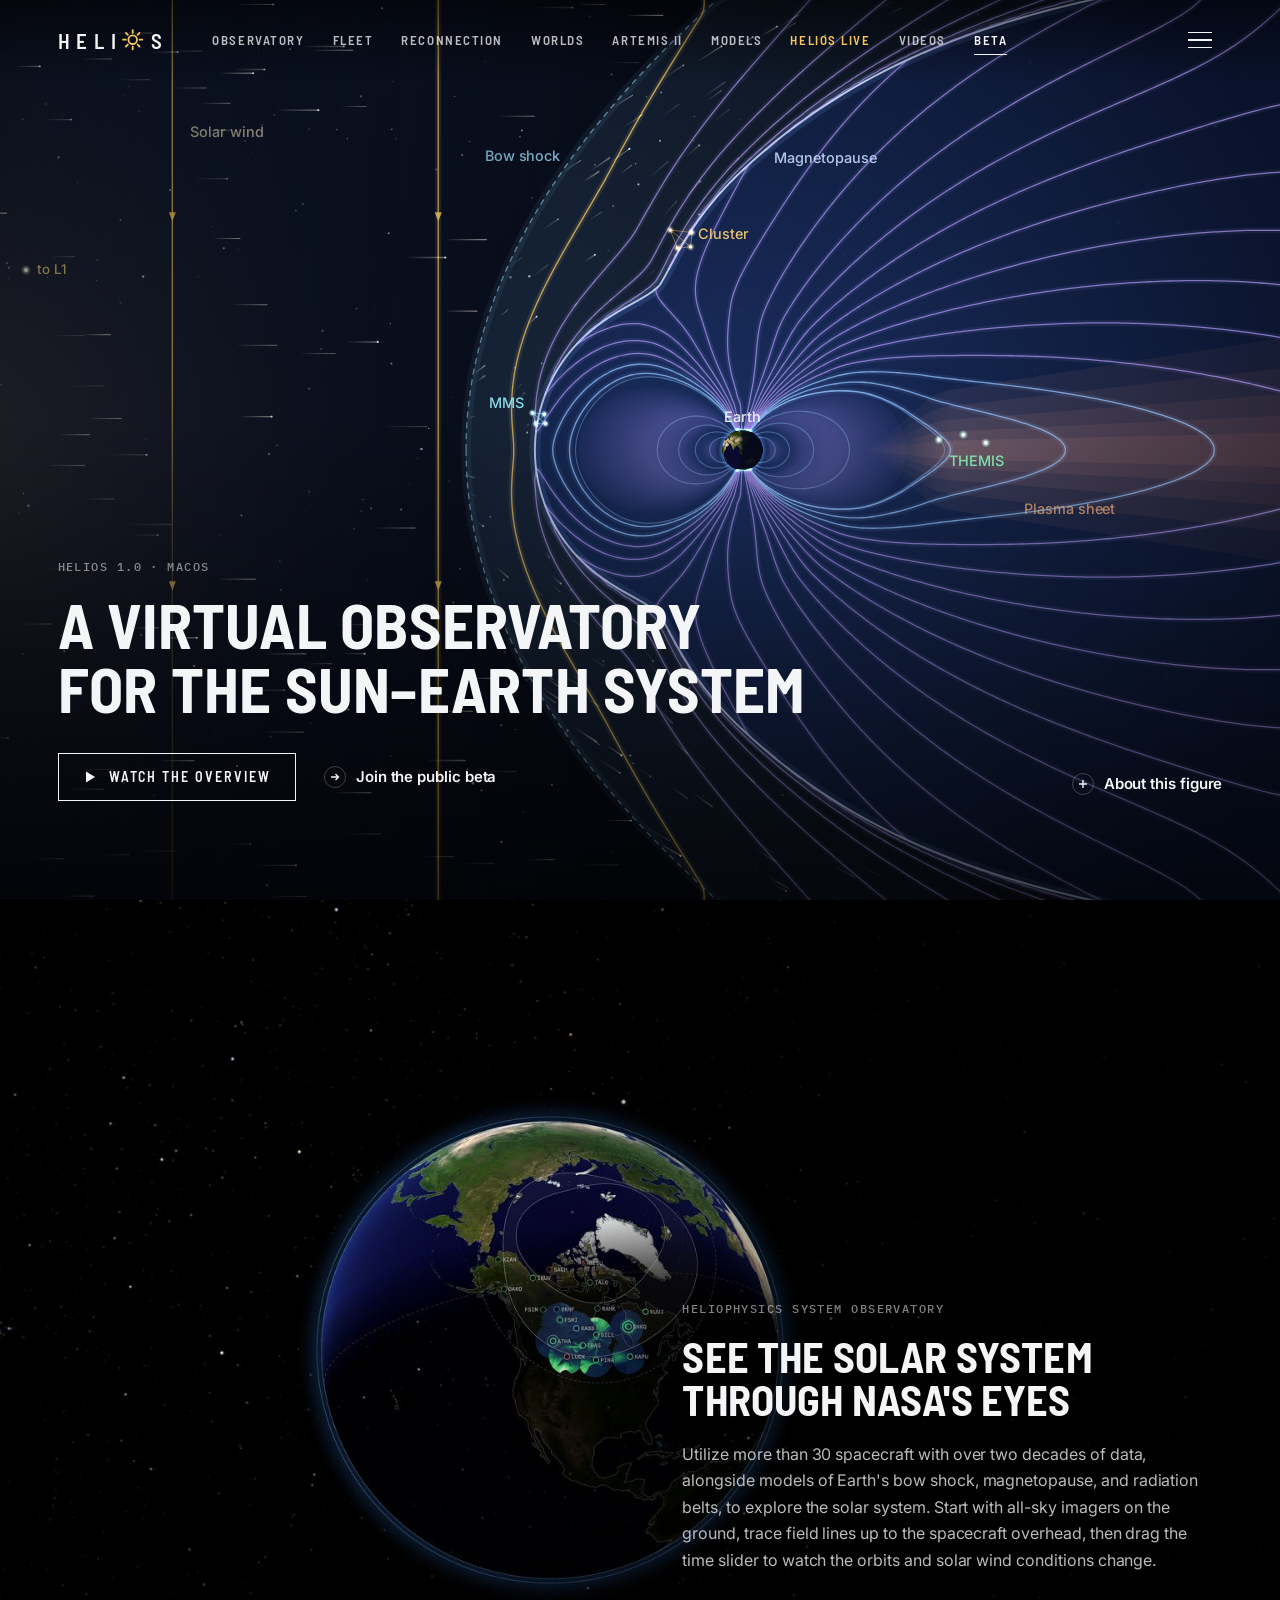
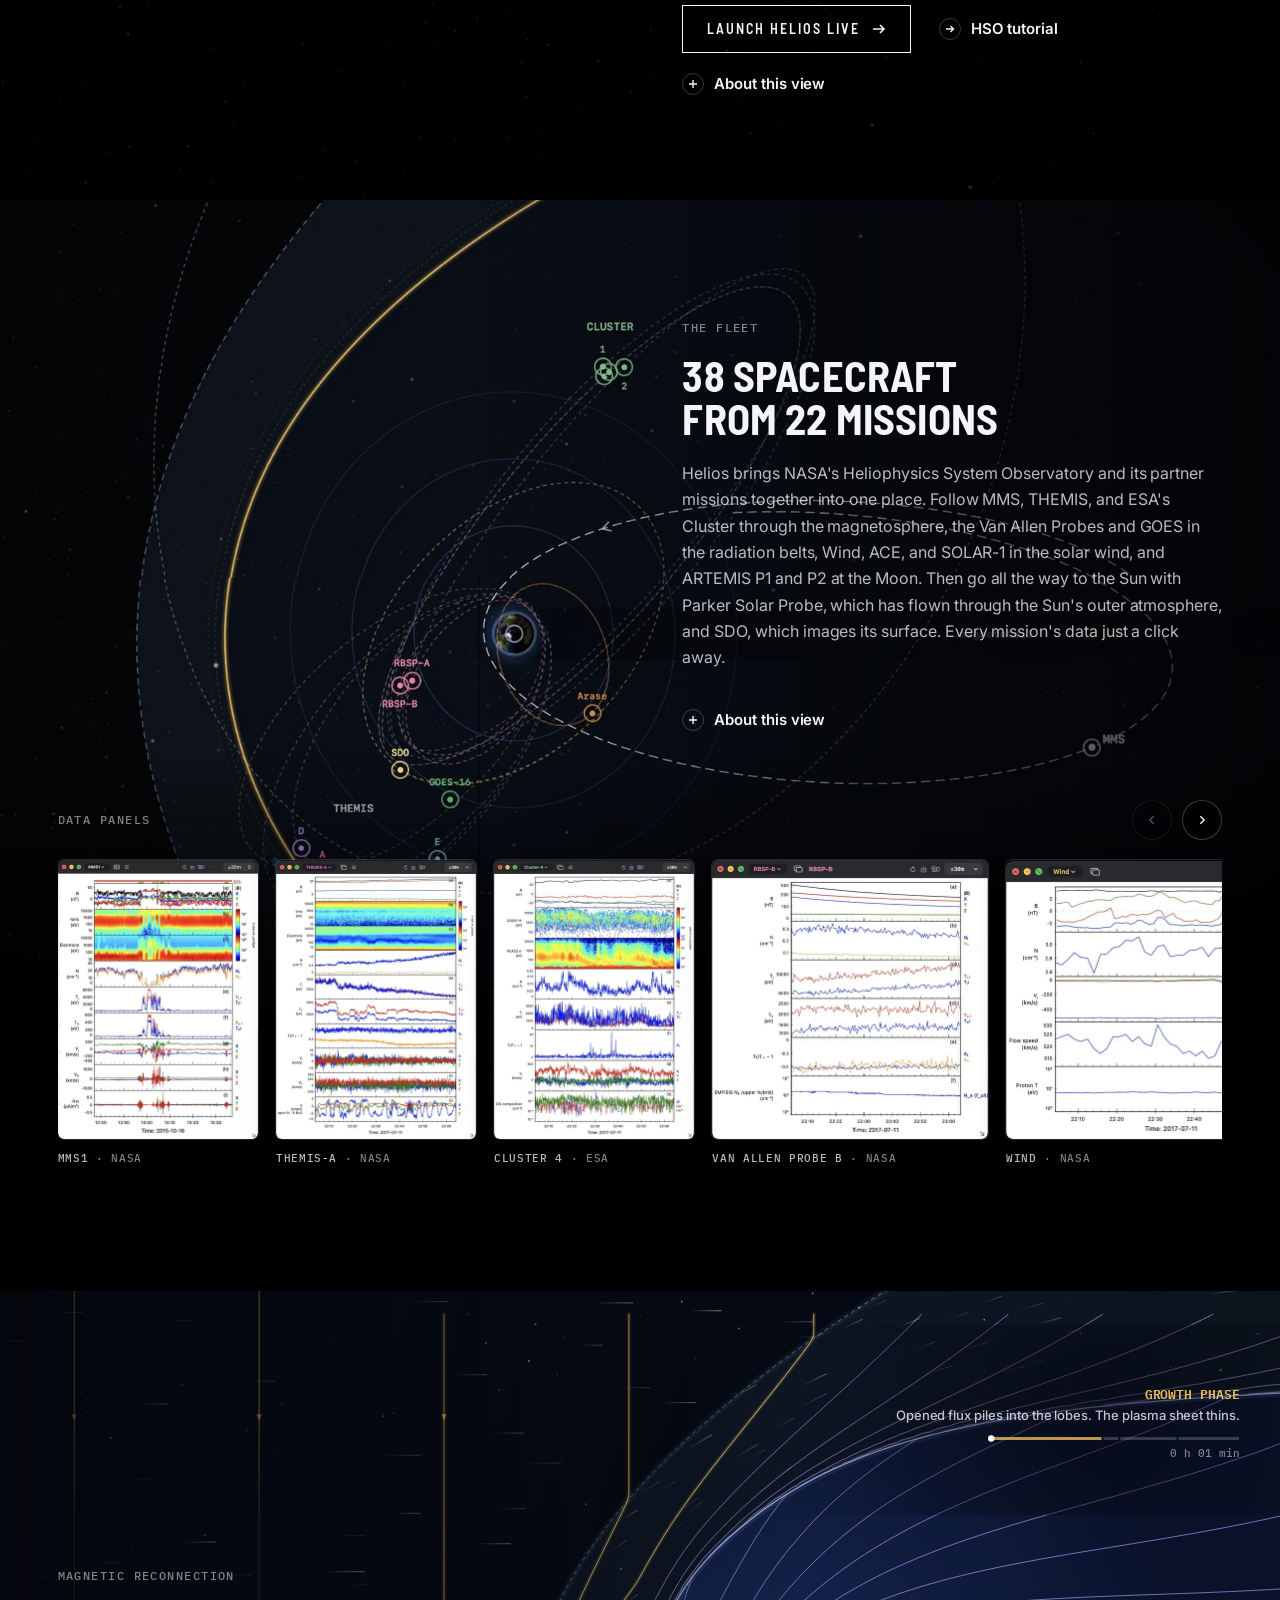
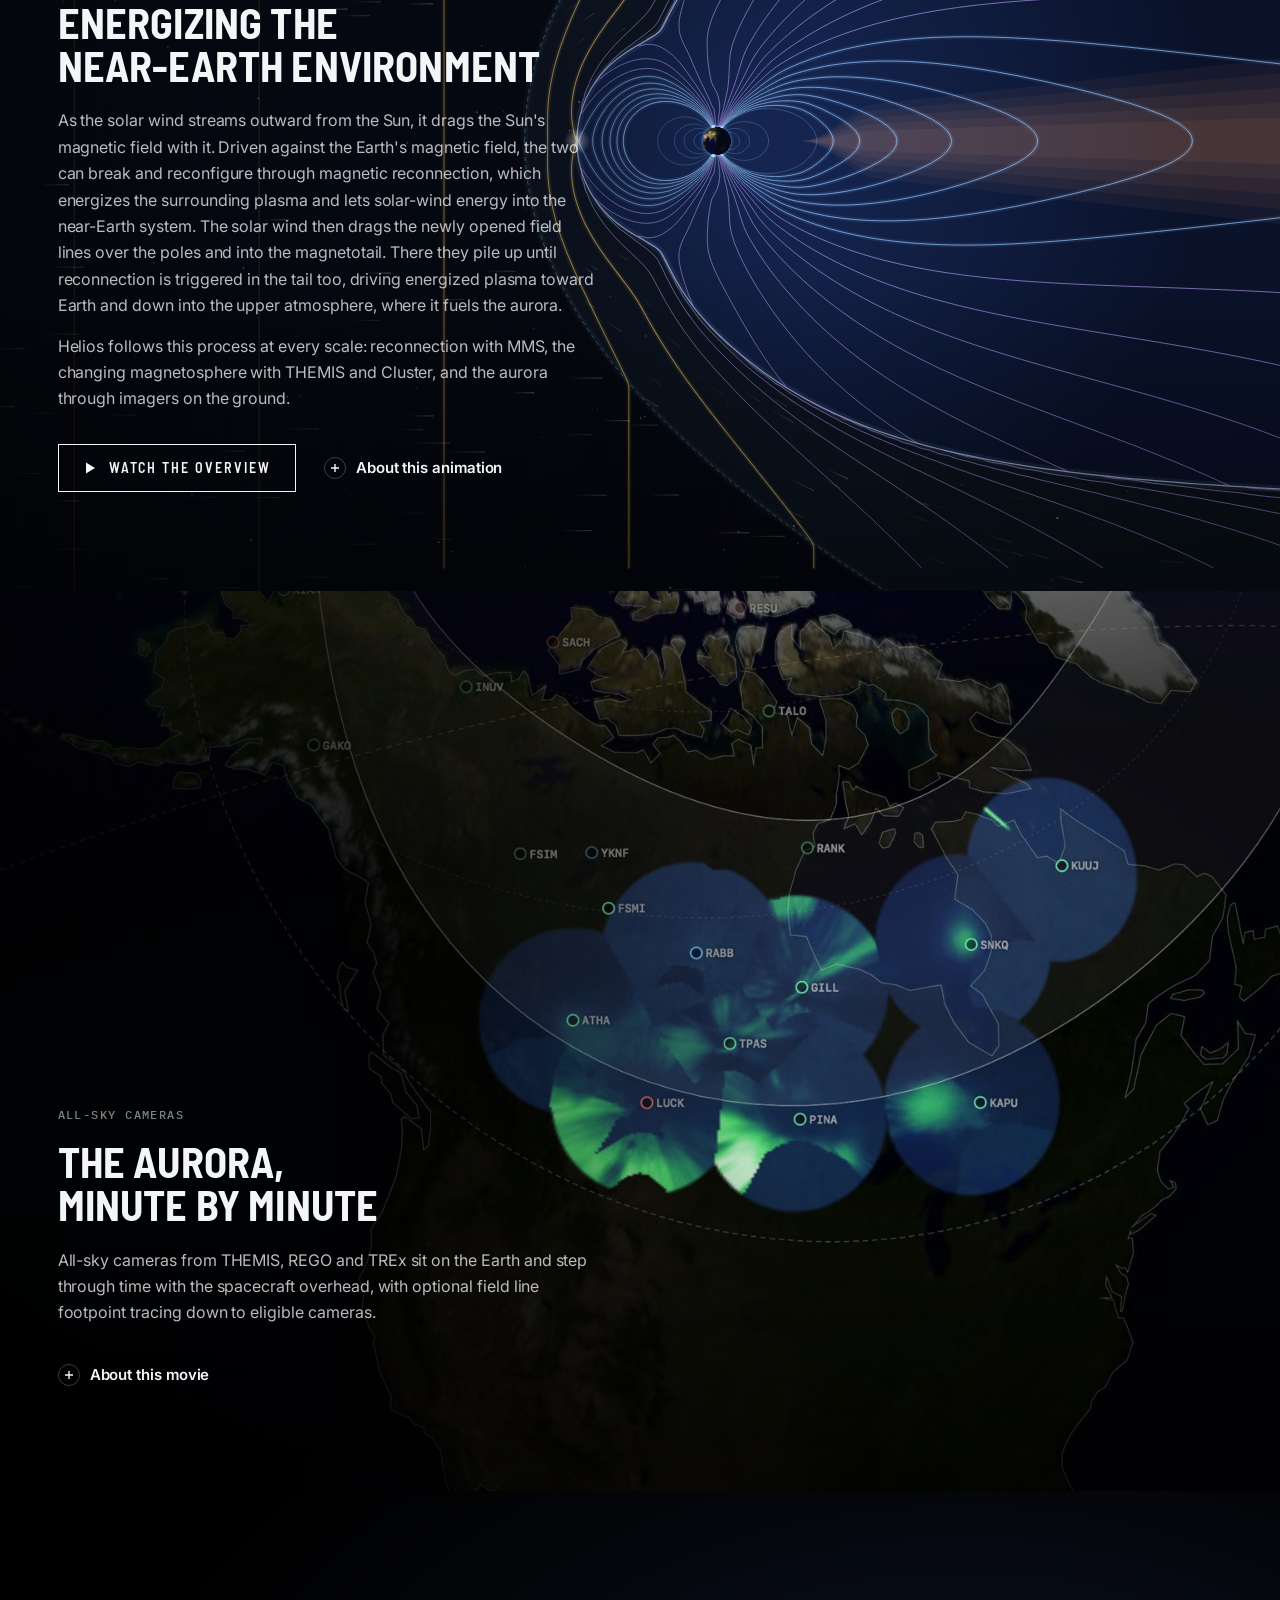
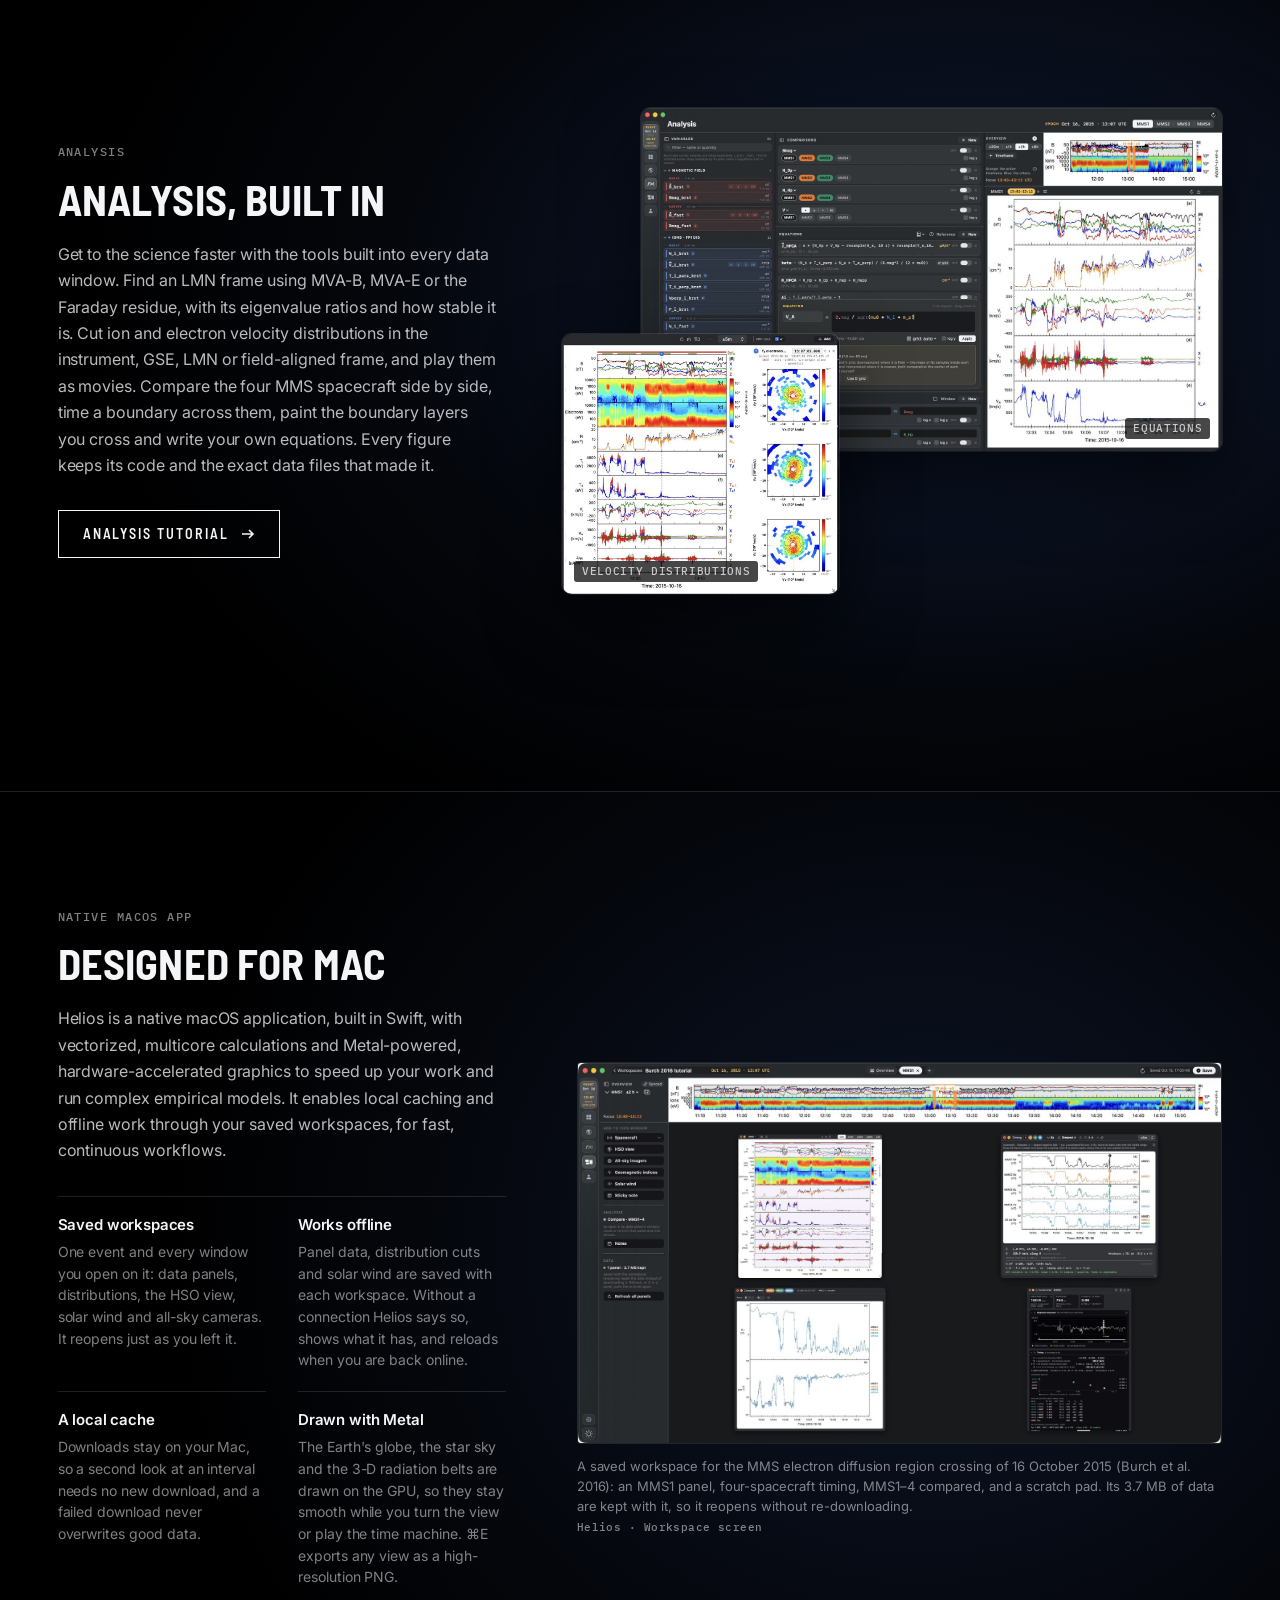
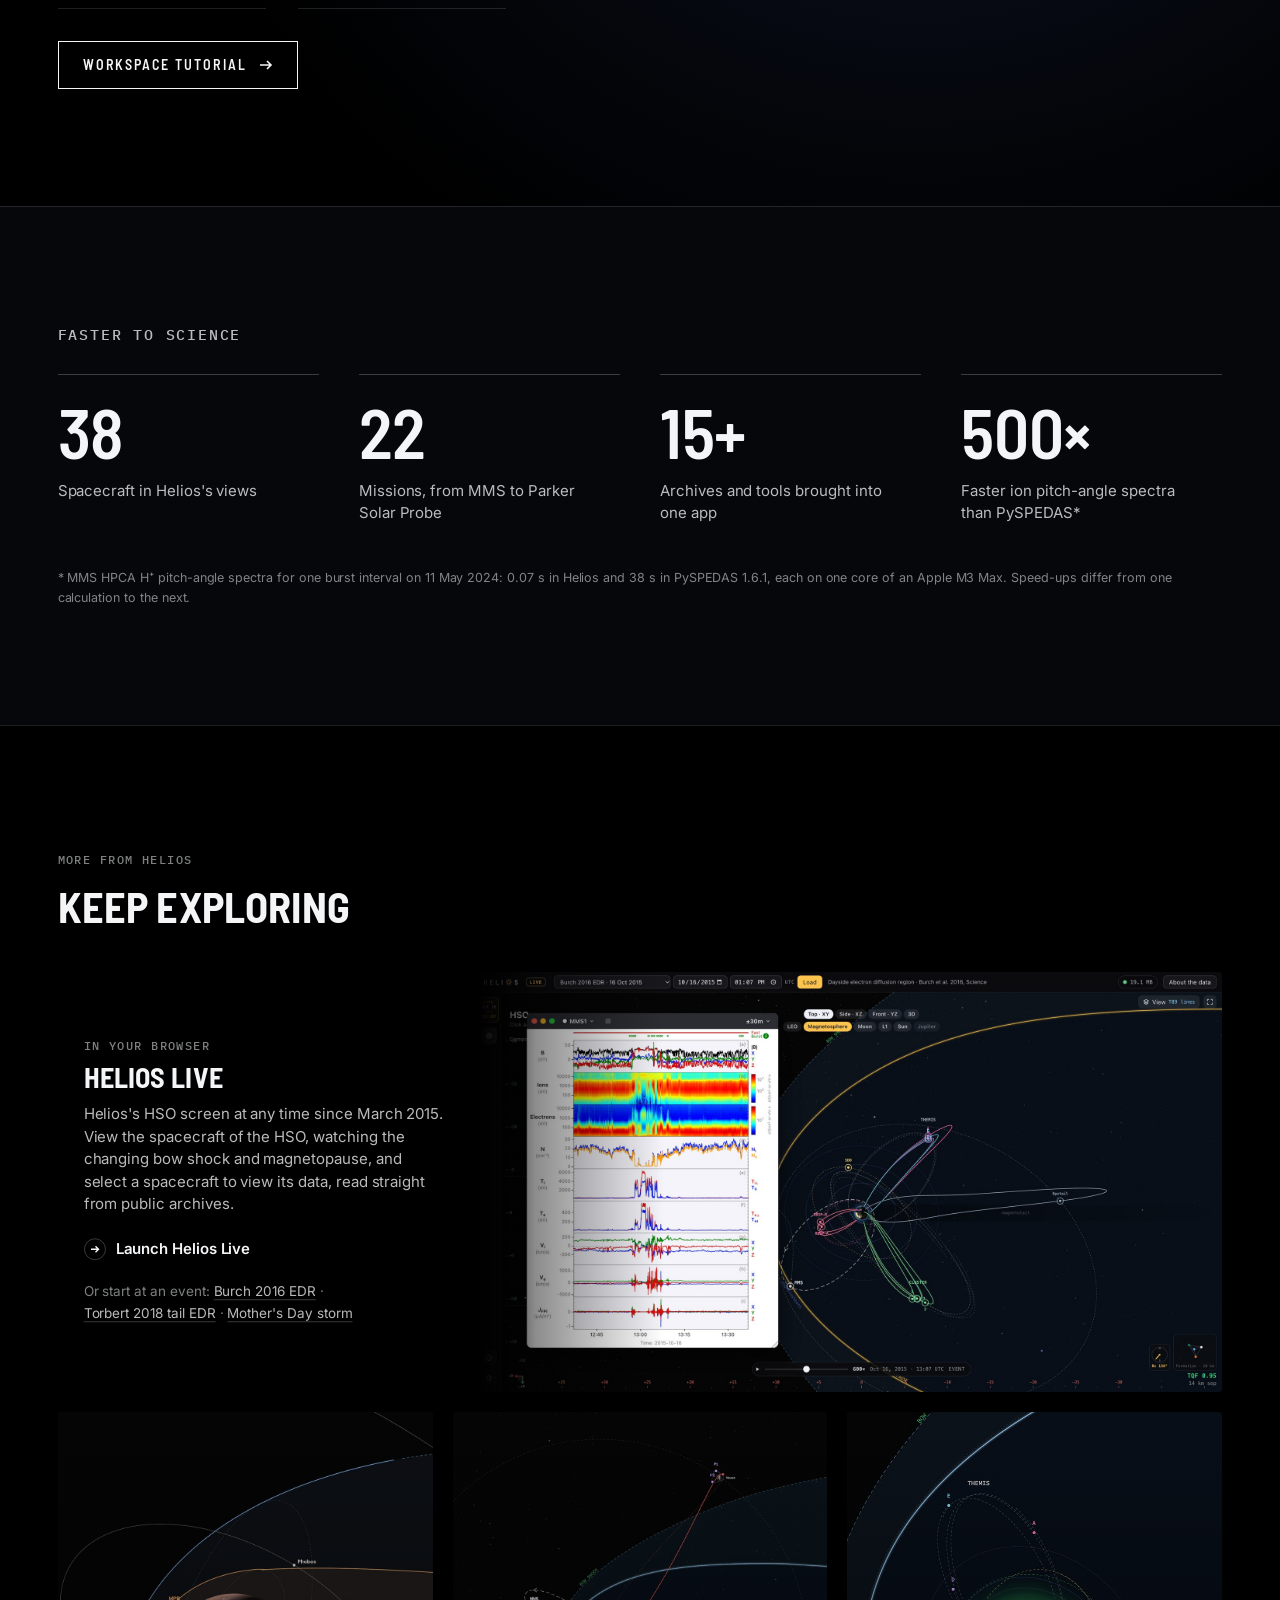
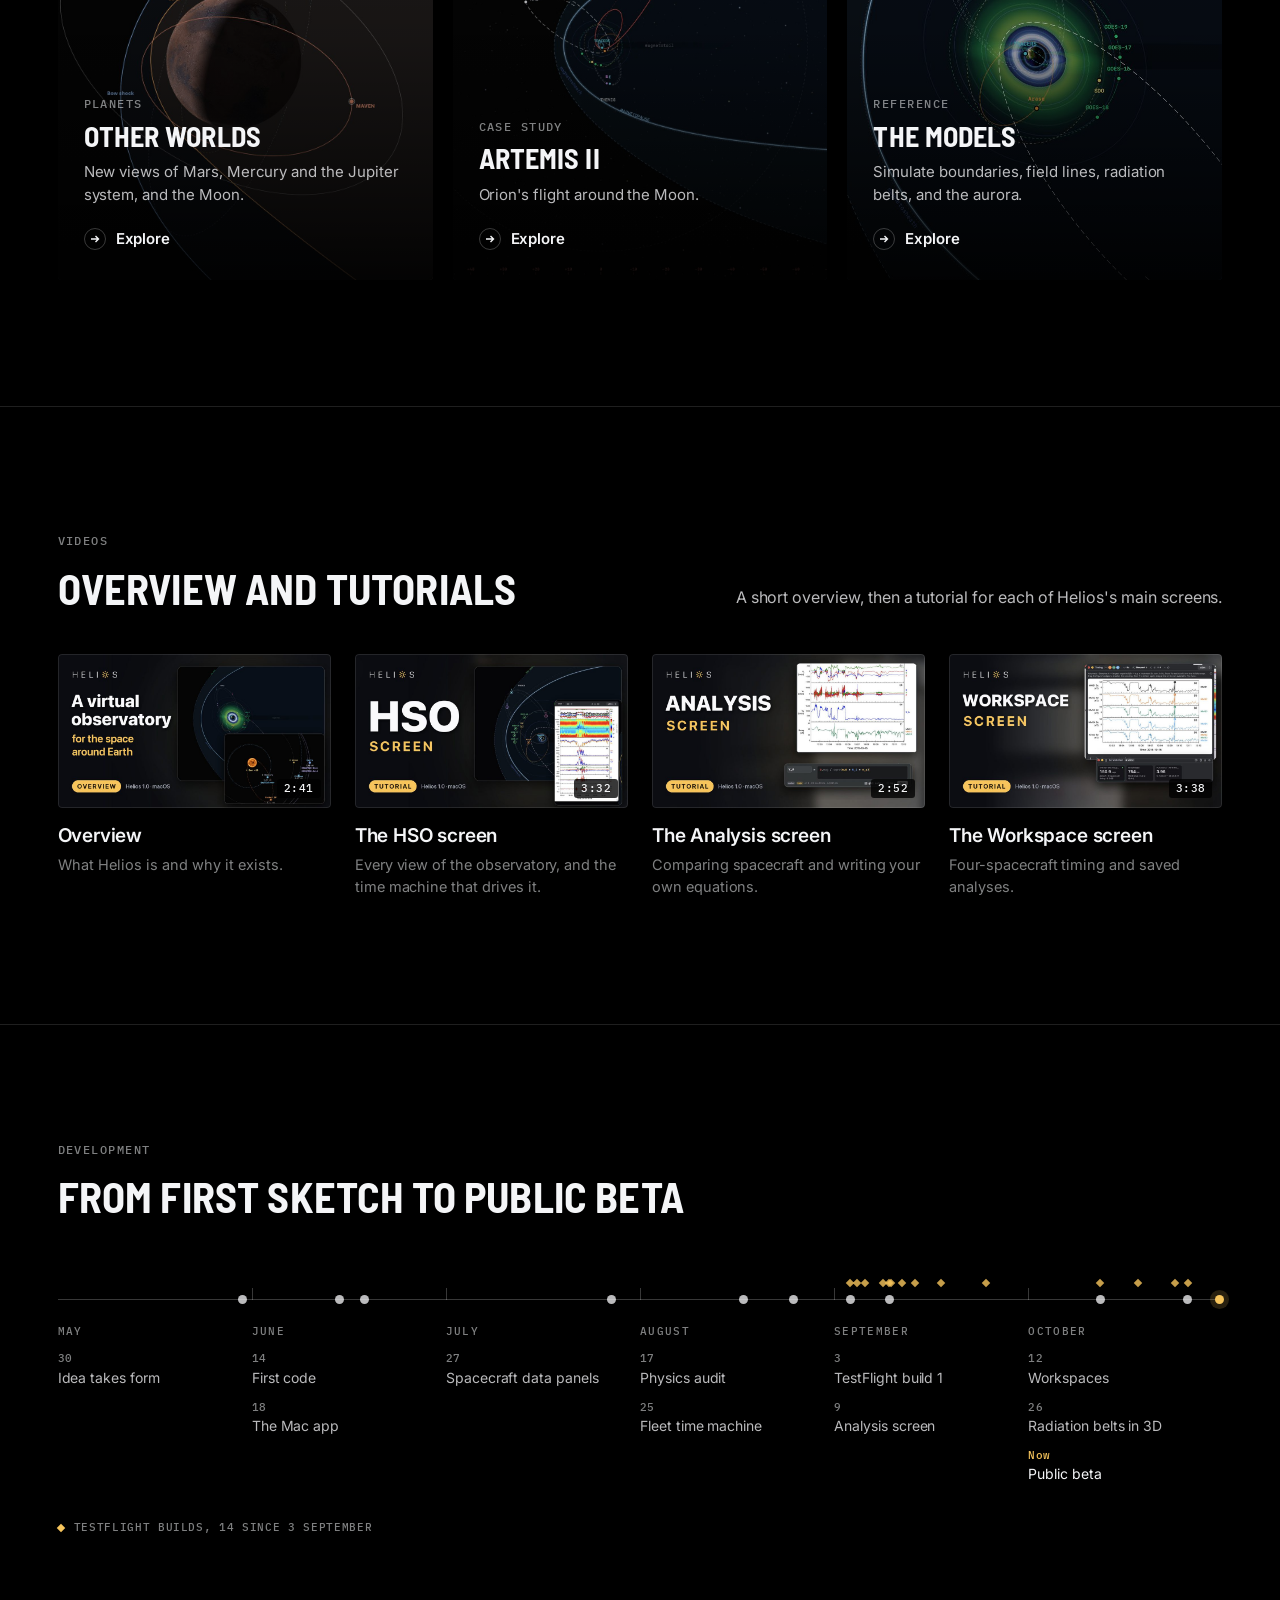
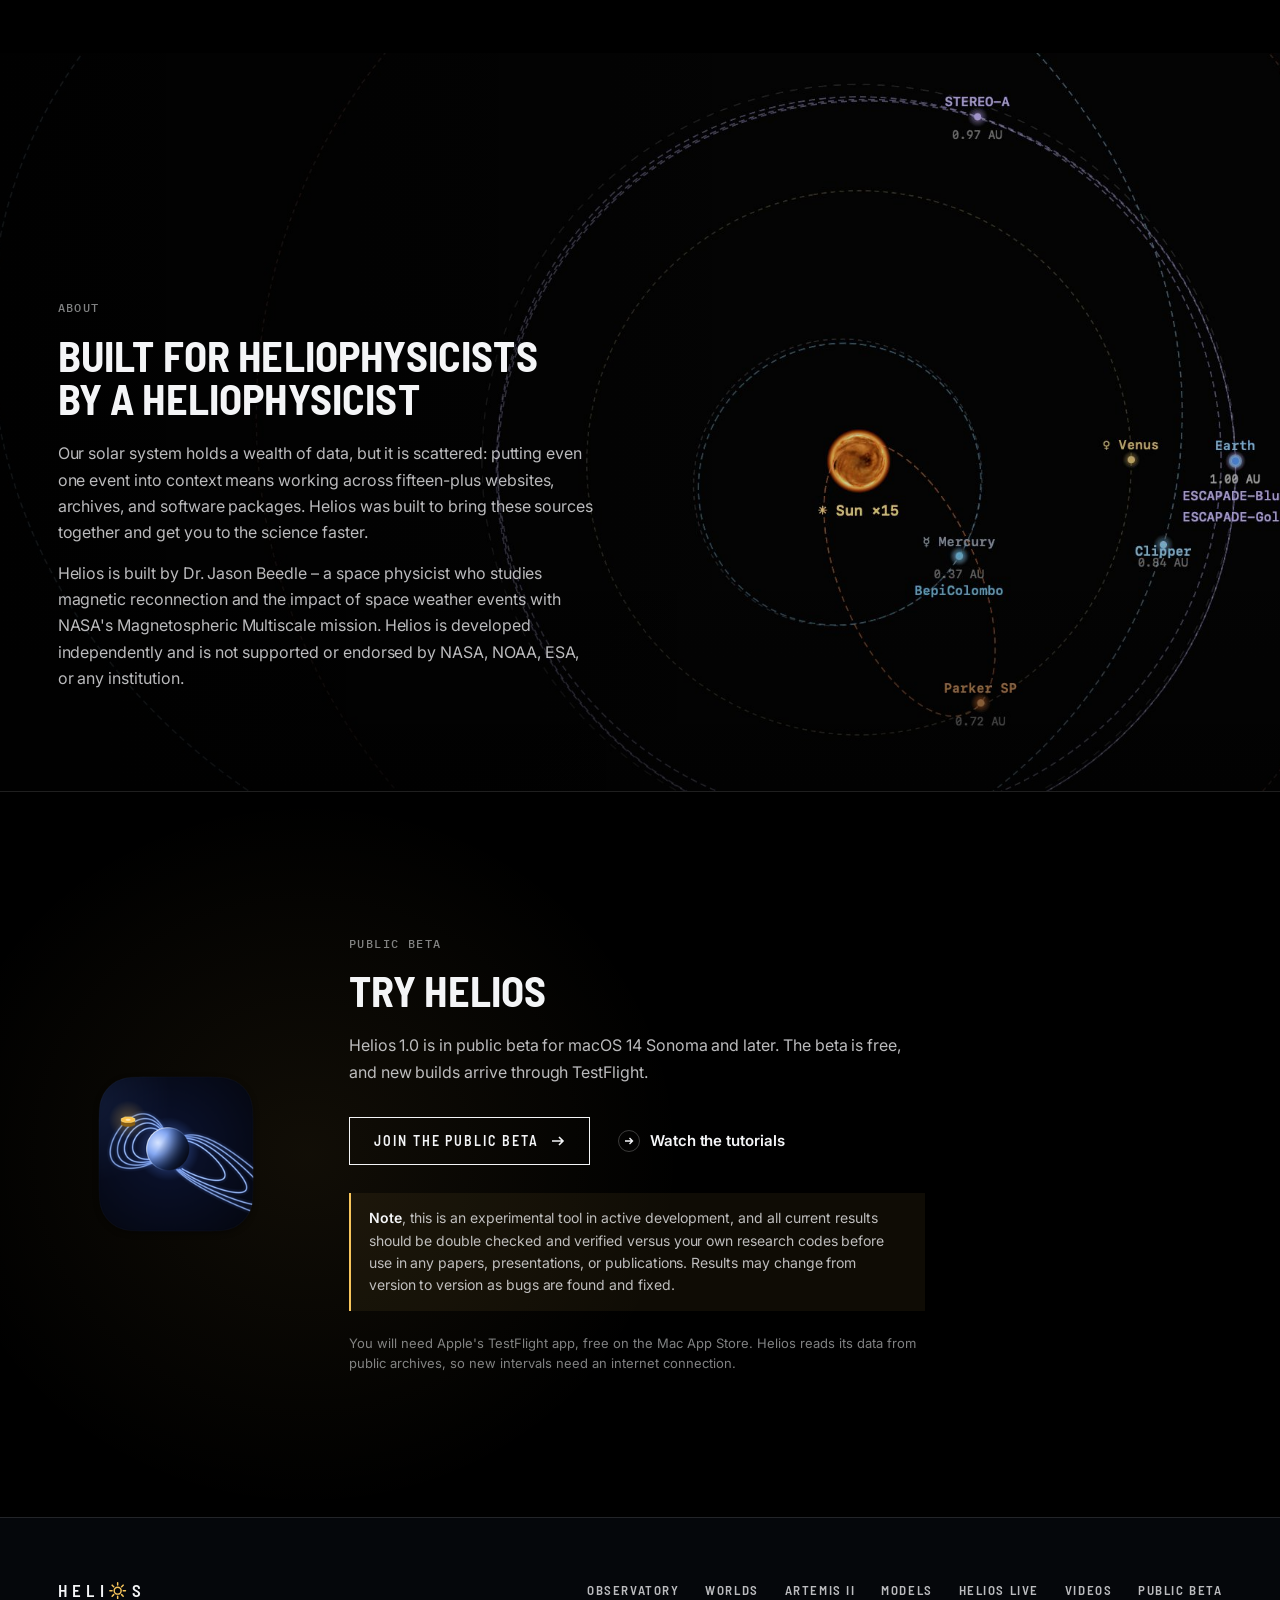
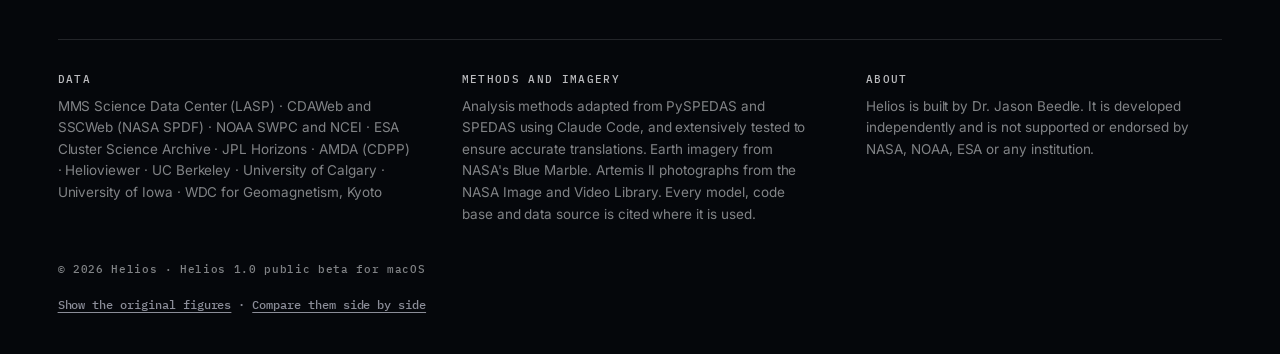
<file: index.html>
<!doctype html>
<html lang="en">
<head>
  <meta charset="utf-8">
  <meta name="viewport" content="width=device-width, initial-scale=1, viewport-fit=cover">
  <title>Helios · A virtual observatory for the Sun–Earth system</title>
  <meta name="description" content="Helios is a Mac app that brings the heliophysics fleet into one place: every spacecraft in context, its data a click away, and the code behind every plot.">
  <meta name="theme-color" content="#000000">
  <meta property="og:type" content="website">
  <meta property="og:title" content="Helios · A virtual observatory for the Sun–Earth system">
  <meta property="og:description" content="The heliophysics fleet in one place, from the aurora to the Sun.">
  <meta property="og:image" content="https://j-beedle.github.io/helios-website/assets/img/og-home.jpg">
  <meta property="og:image:width" content="1200">
  <meta property="og:image:height" content="630">
  <meta property="og:image:alt" content="The Helios home page: Earth's magnetosphere with the bow shock, MMS, Cluster and THEMIS, under the title A virtual observatory for the Sun–Earth system">
  <meta property="og:url" content="https://j-beedle.github.io/helios-website/">
  <meta name="twitter:card" content="summary_large_image">
  <meta name="twitter:image" content="https://j-beedle.github.io/helios-website/assets/img/og-home.jpg">
  <!-- chrome:meta -->
  <link rel="icon" type="image/png" sizes="32x32" href="assets/img/favicon-32.png">
  <link rel="icon" type="image/png" sizes="64x64" href="assets/img/favicon-64.png">
  <link rel="apple-touch-icon" href="assets/img/apple-touch-icon.png">
  <link rel="preconnect" href="https://fonts.googleapis.com">
  <link rel="preconnect" href="https://fonts.gstatic.com" crossorigin>
  <link rel="stylesheet" href="https://fonts.googleapis.com/css2?family=Barlow+Semi+Condensed:wght@600;700&family=IBM+Plex+Mono:wght@400;500&family=Inter:wght@400;500;600&display=swap">
  <link rel="stylesheet" href="css/site.css?v=41">  <!-- /chrome:meta -->
  <link rel="preload" href="assets/data/hero-geometry.json" as="fetch" crossorigin>
</head>
<body>
  <a class="skip" href="#main">Skip to content</a>
  <!-- chrome:head -->
  <header class="site-head" id="head">
    <a class="wordmark" href="#top" aria-label="Helios home"><span aria-hidden="true">HELI</span><svg class="sun" viewBox="-14 -14 28 28" aria-hidden="true"><g stroke="#f7c55c" stroke-width="2.4" stroke-linecap="round" fill="none"><circle r="5.6"/><path d="M0-9V-12.6M0 9V12.6M-9 0H-12.6M9 0H12.6M6.4-6.4L8.9-8.9M-6.4 6.4L-8.9 8.9M6.4 6.4L8.9 8.9M-6.4-6.4L-8.9-8.9"/></g></svg><span aria-hidden="true">S</span></a>
    <nav aria-label="Main">
      <ul class="nav">
        <li><a href="#observatory">Observatory</a></li>
        <li><a href="#fleet">Fleet</a></li>
        <li><a href="#reconnection">Reconnection</a></li>
        <li><a href="worlds.html">Worlds</a></li>
        <li><a href="artemis.html">Artemis II</a></li>
        <li><a href="models.html">Models</a></li>
        <li><a href="app.html">Helios Live</a></li>
        <li><a href="#learn">Videos</a></li>
        <li><a href="#beta">Beta</a></li>
      </ul>
    </nav>
    <button class="menu-btn" id="menu-btn" aria-label="Menu" aria-expanded="false" aria-controls="drawer"><span></span><span></span><span></span></button>
  </header>
  <div class="scrim" id="scrim"></div>
  <aside class="drawer" id="drawer" aria-label="Menu">
    <p class="group">Pages</p>
    <ul>
      <li><a href="index.html" aria-current="page">Home</a></li>
      <li><a href="worlds.html">Other worlds</a></li>
      <li><a href="artemis.html">Artemis II</a></li>
      <li><a href="models.html">The models</a></li>
      <li><a href="app.html">Helios Live</a></li>
    </ul>
    <p class="group">On the home page</p>
    <ul>
      <li><a href="#observatory">Observatory</a></li>
      <li><a href="#fleet">The fleet</a></li>
      <li><a href="#reconnection">Reconnection</a></li>
      <li><a href="#aurora">Aurora</a></li>
      <li><a href="#analysis">Analysis</a></li>
      <li><a href="#desktop">Designed for Mac</a></li>
      <li><a href="#learn">Videos</a></li>
      <li><a href="#built">Development</a></li>
      <li><a href="#about">About</a></li>
      <li><a href="#beta">Public beta</a></li>
    </ul>
    <p class="small">Helios 1.0 · public beta for macOS</p>
  </aside>  <!-- /chrome:head -->

  <main id="main">
    <section class="panel hero" id="top" aria-label="Helios">
      <div class="media"><canvas id="hero" role="img" aria-label="Earth's magnetosphere in the solar wind, with the spacecraft that study it"></canvas></div>
      <div class="copy">
        <span class="eyebrow reveal">Helios 1.0 · macOS</span>
        <h1 class="reveal d1">A virtual observatory for the <span style="white-space: nowrap">Sun–Earth</span> system</h1>
        <div class="actions reveal d2">
          <button class="btn" data-play="overview"><svg viewBox="0 0 14 14" aria-hidden="true"><path d="M3 1.5v11l9-5.5z" fill="currentColor"/></svg>Watch the overview</button>
          <a class="link" href="#beta"><span class="ring"><svg viewBox="0 0 10 10" aria-hidden="true"><path d="M1 5h7M5.5 2l3 3-3 3" stroke="currentColor" stroke-width="1.4" fill="none"/></svg></span>Join the public beta</a>
        </div>
      </div>
      <div class="hero-note reveal d2">
        <div class="note" id="note-hero"><div><p data-gfx="classic">The noon–midnight plane seen from dusk, for a solar-wind pressure of 2&nbsp;nPa and an IMF B<sub>z</sub> of −3&nbsp;nT. Magnetopause: Lin et al. (2010), with the Petrinec &amp; Russell (1996) tail. Bow shock: Jelínek et al. (2012). Field lines: IGRF and T89. Auroral oval: Starkov, at Kp&nbsp;3. The solar wind slows in the magnetosheath. Spacecraft are placed to show where each mission works.</p><p data-gfx="new">The noon–midnight plane seen from dusk, for a solar-wind pressure of 2&nbsp;nPa, an IMF B<sub>z</sub> of −3&nbsp;nT and Kp&nbsp;3. Magnetopause: Lin et al. (2010), with the Petrinec &amp; Russell (1996) tail. Bow shock: Jelínek et al. (2012). The solar wind takes the Rankine–Hugoniot jump at the shock and flows round the magnetopause; its field lines (gold) ride with it, since each is drawn as the set of parcels that left together. Every field line is a contour of one flux function, so none can cross: they reconnect at the nose, are carried over the poles as open lines (violet) and return as closed ones (blue). Faint closed lines near Earth take no part. The violet glow is AE-8's outer radiation belt; the oval is Starkov's, and its poleward edge is where the open field ends. A kinematic model, not a simulation: in three dimensions about one line in eight reconnects and the rest slide round the flanks. Spacecraft are placed to show where each mission works.</p></div></div>
        <button class="link" aria-expanded="false" aria-controls="note-hero"><span class="ring"><svg viewBox="0 0 10 10" aria-hidden="true"><path d="M5 1v8M1 5h8" stroke="currentColor" stroke-width="1.4"/></svg></span>About this figure</button>
      </div>
    </section>

    <section class="panel right" id="observatory">
      <div class="media"><video muted loop playsinline preload="none" poster="assets/video/observatory-poster.jpg" data-src="assets/video/observatory.mp4"></video></div>
      <div class="copy">
        <span class="eyebrow reveal">Heliophysics System Observatory</span>
        <h2 class="reveal d1">See the solar system through NASA's eyes</h2>
        <p class="reveal d2">Utilize more than 30 spacecraft with over two decades of data, alongside models of Earth's bow shock, magnetopause, and radiation belts, to explore the solar system. Start with all-sky imagers on the ground, trace field lines up to the spacecraft overhead, then drag the time slider to watch the orbits and solar wind conditions change.</p>
        <div class="actions reveal d2">
          <a class="btn" href="app.html">Launch Helios Live<svg viewBox="0 0 14 14" aria-hidden="true"><path d="M1 7h11M8 3l4 4-4 4" stroke="currentColor" stroke-width="1.6" fill="none"/></svg></a>
          <a class="link" href="#learn" data-video="hso"><span class="ring"><svg viewBox="0 0 10 10" aria-hidden="true"><path d="M1 5h7M5.5 2l3 3-3 3" stroke="currentColor" stroke-width="1.4" fill="none"/></svg></span>HSO tutorial</a>
          <button class="link" aria-expanded="false" aria-controls="note-obs"><span class="ring"><svg viewBox="0 0 10 10" aria-hidden="true"><path d="M5 1v8M1 5h8" stroke="currentColor" stroke-width="1.4"/></svg></span>About this view</button>
        </div>
        <div class="note" id="note-obs"><div><p>Exports from Helios's HSO screen, joined into one pull-back at matching scales: the low-Earth-orbit globe with the all-sky cameras over Canada, the magnetosphere with the radiation belts, the Moon, L1, and the inner solar system with the Sun as SDO saw it. The stretch between L1 and the Sun is drawn.</p></div></div>
      </div>
    </section>

    <section class="panel right fleet" id="fleet">
      <div class="media"><img src="assets/img/fleet.jpg" alt="Helios's magnetosphere view from above, with the orbits of MMS, THEMIS, Cluster, the Van Allen Probes and other spacecraft" loading="lazy" decoding="async"></div>
      <div class="copy">
        <span class="eyebrow reveal">The fleet</span>
        <h2 class="reveal d1">38 spacecraft from 22 missions</h2>
        <p class="reveal d2">Helios brings NASA's Heliophysics System Observatory and its partner missions together into one place. Follow MMS, THEMIS, and ESA's Cluster through the magnetosphere, the Van Allen Probes and GOES in the radiation belts, Wind, ACE, and SOLAR-1 in the solar wind, and ARTEMIS P1 and P2 at the Moon. Then go all the way to the Sun with Parker Solar Probe, which has flown through the Sun's outer atmosphere, and SDO, which images its surface. Every mission's data just a click away.</p>
        <div class="actions reveal d2">
          <button class="link" aria-expanded="false" aria-controls="note-fleet"><span class="ring"><svg viewBox="0 0 10 10" aria-hidden="true"><path d="M5 1v8M1 5h8" stroke="currentColor" stroke-width="1.4"/></svg></span>About this view</button>
        </div>
        <div class="note" id="note-fleet"><div><p>Helios's magnetosphere view at 22:34 UT on 11 July 2017, during the magnetotail electron diffusion region crossing reported by Torbert et al. (2018). Four of the data panels below are Helios's THEMIS-A, Cluster 4, Van Allen Probe B and Wind panels for that day. The MMS1 panel is from the electron diffusion region crossing of 16 October 2015 reported by Burch et al. (2016).</p></div></div>
      </div>
      <div class="carousel reveal d1" data-carousel>
        <div class="carousel-head">
          <span class="eyebrow">Data panels</span>
          <div class="carousel-nav">
            <button class="icon-btn" data-dir="-1" aria-label="Previous panels"><svg viewBox="0 0 14 14" aria-hidden="true"><path d="M9 2.5 4.5 7 9 11.5" stroke="currentColor" stroke-width="1.6" fill="none"/></svg></button>
            <button class="icon-btn" data-dir="1" aria-label="Next panels"><svg viewBox="0 0 14 14" aria-hidden="true"><path d="M5 2.5 9.5 7 5 11.5" stroke="currentColor" stroke-width="1.6" fill="none"/></svg></button>
          </div>
        </div>
        <ul class="cards" aria-label="Data panels from five spacecraft">
          <li><img src="assets/img/card-mms.webp" alt="MMS1 data panel" width="402" height="560" loading="lazy"><span><b>MMS1</b> · NASA</span></li>
          <li><img src="assets/img/card-themis.webp" alt="THEMIS-A data panel" width="402" height="560" loading="lazy"><span><b>THEMIS-A</b> · NASA</span></li>
          <li><img src="assets/img/card-cluster.webp" alt="Cluster 4 data panel" width="402" height="560" loading="lazy"><span><b>Cluster 4</b> · ESA</span></li>
          <li><img src="assets/img/card-rbsp.webp" alt="Van Allen Probe B data panel" width="553" height="560" loading="lazy"><span><b>Van Allen Probe B</b> · NASA</span></li>
          <li><img src="assets/img/card-wind.webp" alt="Wind data panel" width="628" height="560" loading="lazy"><span><b>Wind</b> · NASA</span></li>
        </ul>
      </div>
    </section>

    <section class="panel" id="reconnection">
      <div class="media"><video data-gfx="classic" muted loop playsinline preload="none" poster="assets/video/dungey-poster.jpg" data-src="assets/video/dungey.mp4"></video><canvas data-gfx="new" id="fig-dungey" role="img" aria-label="The Dungey cycle with a substorm: the solar wind's field reconnects with Earth's at the nose, the opened field loads the tail, and a new X-line in the tail closes it again"></canvas></div>
      <div class="copy">
        <span class="eyebrow reveal">Magnetic reconnection</span>
        <h2 class="reveal d1">Energizing the <span class="nowrap">near-Earth</span> environment</h2>
        <p class="reveal d2">As the solar wind streams outward from the Sun, it drags the Sun's magnetic field with it. Driven against the Earth's magnetic field, the two can break and reconfigure through magnetic reconnection, which energizes the surrounding plasma and lets solar-wind energy into the near-Earth system. The solar wind then drags the newly opened field lines over the poles and into the magnetotail. There they pile up until reconnection is triggered in the tail too, driving energized plasma toward Earth and down into the upper atmosphere, where it fuels the aurora.</p>
        <p class="reveal d2">Helios follows this process at every scale: reconnection with MMS, the changing magnetosphere with THEMIS and Cluster, and the aurora through imagers on the ground.</p>
        <div class="actions reveal d2">
          <button class="btn" data-play="overview"><svg viewBox="0 0 14 14" aria-hidden="true"><path d="M3 1.5v11l9-5.5z" fill="currentColor"/></svg>Watch the overview</button>
          <button class="link" aria-expanded="false" aria-controls="note-dungey"><span class="ring"><svg viewBox="0 0 10 10" aria-hidden="true"><path d="M5 1v8M1 5h8" stroke="currentColor" stroke-width="1.4"/></svg></span>About this animation</button>
        </div>
        <div class="note" id="note-dungey"><div><p data-gfx="classic">The Dungey cycle (Dungey 1961) with a substorm, in the noon–midnight plane, the Sun to the left. Gold lines are the Sun's southward field, pale blue lines Earth's closed field, and violet lines open field. Reconnection at the nose opens field lines, and the solar wind lays them along the tail lobes. As the lobes fill they squeeze the plasma sheet (orange) and the current sheet at its center. Then a near-Earth X-line forms. The oldest open lines reconnect there: the closed parts snap back toward Earth, the cut-loose parts fly off down the tail, and plasma jets earthward along the field into the auroral oval. A schematic; no field line crosses another.</p><p data-gfx="new">The Dungey cycle (Dungey 1961) with a substorm, in the noon–midnight plane, the Sun to the left, drawn as you watch. Gold lines are the Sun's southward field, pale blue lines Earth's closed field, violet lines open field, and orange lines field cut loose from both. Every line is a contour of one flux function and each carries the same flux, so none can cross and the number of violet lines is the open flux. Dayside reconnection adds to it and tail reconnection takes from it (Cowley &amp; Lockwood 1992): through the growth phase the lobes fill and the plasma sheet thins, then an X-line forms about 22&nbsp;R<sub>E</sub> down the tail, pinches off a plasmoid (Hones 1979) and closes open flux about three times faster than the day side opens it, before retreating down the tail as the plasma sheet refills. The loop is about three hours at a dayside voltage of 50&nbsp;kV; the solar wind and the outflow from the tail's X-line are drawn slower than that scale, and in three dimensions only about one of its field lines in eight reconnects. A kinematic model, not a simulation.</p></div></div>
      </div>
    </section>

    <section class="panel" id="aurora">
      <div class="media"><video muted loop playsinline preload="none" poster="assets/video/aurora-poster.jpg" data-src="assets/video/aurora.mp4"></video></div>
      <div class="copy">
        <span class="eyebrow reveal">All-sky cameras</span>
        <h2 class="reveal d1">The aurora, minute by minute</h2>
        <p class="reveal d2">All-sky cameras from THEMIS, REGO and TREx sit on the Earth and step through time with the spacecraft overhead, with optional field line footpoint tracing down to eligible cameras.</p>
        <div class="actions reveal d2">
          <button class="link" aria-expanded="false" aria-controls="note-aurora"><span class="ring"><svg viewBox="0 0 10 10" aria-hidden="true"><path d="M5 1v8M1 5h8" stroke="currentColor" stroke-width="1.4"/></svg></span>About this movie</button>
        </div>
        <div class="note" id="note-aurora"><div><p>11 May 2024, 06:02–06:37 UT, during the Mother's Day storm: THEMIS and TREx all-sky cameras over Canada, one frame a minute from Helios's low-Earth-orbit view. Each camera is scaled to its own sky, so green marks sky brighter than that camera's median.</p></div></div>
      </div>
    </section>

    <section class="panel analysis plain" id="analysis">
      <div class="wrap">
        <div class="copy">
          <span class="eyebrow reveal">Analysis</span>
          <h2 class="reveal d1">Analysis, built in</h2>
          <p class="reveal d2">Get to the science faster with the tools built into every data window. Find an LMN frame using MVA-B, MVA-E or the Faraday residue, with its eigenvalue ratios and how stable it is. Cut ion and electron velocity distributions in the instrument, GSE, LMN or field-aligned frame, and play them as movies. Compare the four MMS spacecraft side by side, time a boundary across them, paint the boundary layers you cross and write your own equations. Every figure keeps its code and the exact data files that made it.</p>
          <div class="actions reveal d2">
            <a class="btn" href="#learn" data-video="analysis">Analysis tutorial<svg viewBox="0 0 14 14" aria-hidden="true"><path d="M1 7h11M8 3l4 4-4 4" stroke="currentColor" stroke-width="1.6" fill="none"/></svg></a>
          </div>
        </div>
        <div class="shots">
          <figure class="shot back reveal d1"><img src="assets/img/analysis-equations.jpg" alt="The Analysis screen: MMS burst data from 16 October 2015 with an Alfvén-speed equation applied" loading="lazy" decoding="async"><figcaption>Equations</figcaption></figure>
          <figure class="shot front reveal d2"><img src="assets/img/analysis-vdf.jpg" alt="An MMS data panel beside three electron velocity-distribution cuts" loading="lazy" decoding="async"><figcaption>Velocity distributions</figcaption></figure>
        </div>
      </div>
    </section>

    <section class="split desk" id="desktop">
      <div class="wrap">
        <div class="copy">
          <span class="eyebrow reveal">Native macOS app</span>
          <h2 class="reveal d1">Designed for Mac</h2>
          <p class="reveal d2">Helios is a native macOS application, built in Swift, with vectorized, multicore calculations and Metal-powered, hardware-accelerated graphics to speed up your work and run complex empirical models. It enables local caching and offline work through your saved workspaces, for fast, continuous workflows.</p>
          <ul class="features">
            <li class="reveal d1"><h3>Saved workspaces</h3><p>One event and every window you open on it: data panels, distributions, the HSO view, solar wind and all-sky cameras. It reopens just as you left it.</p></li>
            <li class="reveal d2"><h3>Works offline</h3><p>Panel data, distribution cuts and solar wind are saved with each workspace. Without a connection Helios says so, shows what it has, and reloads when you are back online.</p></li>
            <li class="reveal d1"><h3>A local cache</h3><p>Downloads stay on your Mac, so a second look at an interval needs no new download, and a failed download never overwrites good data.</p></li>
            <li class="reveal d2"><h3>Drawn with Metal</h3><p>The Earth's globe, the star sky and the 3-D radiation belts are drawn on the GPU, so they stay smooth while you turn the view or play the time machine. ⌘E exports any view as a high-resolution PNG.</p></li>
          </ul>
          <div class="actions reveal d2">
            <a class="btn" href="#learn" data-video="workspace">Workspace tutorial<svg viewBox="0 0 14 14" aria-hidden="true"><path d="M1 7h11M8 3l4 4-4 4" stroke="currentColor" stroke-width="1.6" fill="none"/></svg></a>
          </div>
        </div>
        <figure class="figure reveal d1">
          <div class="frame"><img src="assets/img/workspace.jpg" alt="A saved Helios workspace: an MMS1 data panel, four-spacecraft timing, a comparison of MMS1 to MMS4 and a scratch pad" width="1600" height="943" loading="lazy" decoding="async"></div>
          <figcaption>A saved workspace for the MMS electron diffusion region crossing of 16 October 2015 (Burch et al. 2016): an MMS1 panel, four-spacecraft timing, MMS1–4 compared, and a scratch pad. Its 3.7&nbsp;MB of data are kept with it, so it reopens without re-downloading.<span class="credit">Helios · Workspace screen</span></figcaption>
        </figure>
      </div>
    </section>

    <section class="numbers" id="numbers" aria-label="Helios in numbers">
      <span class="eyebrow reveal">Faster to science</span>
      <ul>
        <li class="reveal"><strong>38</strong><span>Spacecraft in Helios's views</span></li>
        <li class="reveal d1"><strong>22</strong><span>Missions, from MMS to Parker Solar Probe</span></li>
        <li class="reveal d1"><strong>15+</strong><span>Archives and tools brought into one app</span></li>
        <li class="reveal d2"><strong>500×</strong><span>Faster ion pitch-angle spectra than PySPEDAS*</span></li>
      </ul>
      <small>* MMS HPCA H⁺ pitch-angle spectra for one burst interval on 11 May 2024: 0.07&nbsp;s in Helios and 38&nbsp;s in PySPEDAS 1.6.1, each on one core of an Apple M3 Max. Speed-ups differ from one calculation to the next.</small>
    </section>

    <section class="more" id="more">
      <div class="section-head">
        <span class="eyebrow reveal">More from Helios</span>
        <h2 class="reveal d1">Keep exploring</h2>
      </div>
      <ul class="tiles">
        <li class="reveal feature">
          <article class="tile live">
            <img src="assets/img/live-feature.jpg" width="1920" height="1080" alt="Helios Live on 16 October 2015: the fleet's orbits around Earth inside the magnetopause and bow shock, with MMS1's data window open on the electron diffusion region of Burch et al. (2016)" loading="lazy">
            <div class="tile-body">
              <span class="eyebrow">In your browser</span>
              <h3>Helios Live</h3>
              <p>Helios's HSO screen at any time since March 2015. View the spacecraft of the HSO, watching the changing bow shock and magnetopause, and select a spacecraft to view its data, read straight from public archives.</p>
              <a class="link" href="app.html"><span class="ring"><svg viewBox="0 0 10 10" aria-hidden="true"><path d="M1 5h7M5.5 2l3 3-3 3" stroke="currentColor" stroke-width="1.4" fill="none"/></svg></span>Launch Helios Live</a>
              <p class="live-try">Or start at an event: <a href="app.html?t=2015-10-16T13:07:02Z&amp;open=1">Burch 2016 EDR</a> · <a href="app.html?t=2017-07-11T22:34:03Z&amp;open=1">Torbert 2018 tail EDR</a> · <a href="app.html?t=2024-05-11T14:41:00Z&amp;open=1">Mother's Day storm</a></p>
            </div>
          </article>
        </li>
        <li class="reveal"><a class="tile" href="worlds.html"><img src="assets/img/mars-view.jpg" alt="" loading="lazy"><div class="tile-body"><span class="eyebrow">Planets</span><h3>Other worlds</h3><p>New views of Mars, Mercury and the Jupiter system, and the Moon.</p><span class="link"><span class="ring"><svg viewBox="0 0 10 10" aria-hidden="true"><path d="M1 5h7M5.5 2l3 3-3 3" stroke="currentColor" stroke-width="1.4" fill="none"/></svg></span>Explore</span></div></a></li>
        <li class="reveal d1"><a class="tile" href="artemis.html"><img src="assets/img/moon-view-flyby.jpg" alt="" loading="lazy" style="object-position: 62% 30%"><div class="tile-body"><span class="eyebrow">Case study</span><h3>Artemis II</h3><p>Orion's flight around the Moon.</p><span class="link"><span class="ring"><svg viewBox="0 0 10 10" aria-hidden="true"><path d="M1 5h7M5.5 2l3 3-3 3" stroke="currentColor" stroke-width="1.4" fill="none"/></svg></span>Explore</span></div></a></li>
        <li class="reveal d2"><a class="tile" href="models.html"><img src="assets/img/magnetosphere.jpg" alt="" loading="lazy"><div class="tile-body"><span class="eyebrow">Reference</span><h3>The models</h3><p>Simulate boundaries, field lines, radiation belts, and the aurora.</p><span class="link"><span class="ring"><svg viewBox="0 0 10 10" aria-hidden="true"><path d="M1 5h7M5.5 2l3 3-3 3" stroke="currentColor" stroke-width="1.4" fill="none"/></svg></span>Explore</span></div></a></li>
      </ul>
    </section>

    <section class="learn" id="learn">
      <div class="section-head row">
        <div>
          <span class="eyebrow reveal">Videos</span>
          <h2 class="reveal d1">Overview and tutorials</h2>
        </div>
        <p class="reveal d2" style="margin:0">A short overview, then a tutorial for each of Helios's main screens.</p>
      </div>
      <ul class="videos">
        <li class="reveal"><button class="video-card" data-play="overview"><div class="thumb"><img src="assets/img/thumb-overview.jpg" alt="" loading="lazy"><span class="dur">2:41</span></div><h3>Overview</h3><p>What Helios is and why it exists.</p></button></li>
        <li class="reveal d1"><a class="video-card" data-video-card="hso" href="#learn"><div class="thumb"><img src="assets/img/thumb-hso.jpg" alt="" loading="lazy"><span class="dur">3:32</span></div><h3>The HSO screen</h3><p>Every view of the observatory, and the time machine that drives it.</p></a></li>
        <li class="reveal d1"><a class="video-card" data-video-card="analysis" href="#learn"><div class="thumb"><img src="assets/img/thumb-analysis.jpg" alt="" loading="lazy"><span class="dur">2:52</span></div><h3>The Analysis screen</h3><p>Comparing spacecraft and writing your own equations.</p></a></li>
        <li class="reveal d2"><a class="video-card" data-video-card="workspace" href="#learn"><div class="thumb"><img src="assets/img/thumb-workspace.jpg" alt="" loading="lazy"><span class="dur">3:38</span></div><h3>The Workspace screen</h3><p>Four-spacecraft timing and saved analyses.</p></a></li>
      </ul>
    </section>

    <section class="built" id="built">
      <div class="section-head">
        <span class="eyebrow reveal">Development</span>
        <h2 class="reveal d1">From first sketch to public beta</h2>
      </div>
      <div class="devline reveal d1">
        <div class="axis" aria-hidden="true"></div>
        <ol class="months">
          <li><h3>May</h3><ul><li data-date="2026-05-30"><time datetime="2026-05-30">30</time>Idea takes form</li></ul></li>
          <li><h3>June</h3><ul><li data-date="2026-06-14"><time datetime="2026-06-14">14</time>First code</li><li data-date="2026-06-18"><time datetime="2026-06-18">18</time>The Mac app</li></ul></li>
          <li><h3>July</h3><ul><li data-date="2026-07-27"><time datetime="2026-07-27">27</time>Spacecraft data panels</li></ul></li>
          <li><h3>August</h3><ul><li data-date="2026-08-17"><time datetime="2026-08-17">17</time>Physics audit</li><li data-date="2026-08-25"><time datetime="2026-08-25">25</time>Fleet time machine</li></ul></li>
          <li><h3>September</h3><ul><li data-date="2026-09-03"><time datetime="2026-09-03">3</time>TestFlight build 1</li><li data-date="2026-09-09"><time datetime="2026-09-09">9</time>Analysis screen</li></ul></li>
          <li><h3>October</h3><ul><li data-date="2026-10-12"><time datetime="2026-10-12">12</time>Workspaces</li><li data-date="2026-10-26"><time datetime="2026-10-26">26</time>Radiation belts in 3D</li><li class="now" data-date="2026-10-31"><time>Now</time>Public beta</li></ul></li>
        </ol>
        <p class="devline-key"><span class="diamond"></span>TestFlight builds, 14 since 3 September</p>
      </div>
    </section>

    <section class="panel about" id="about">
      <div class="media"><img src="assets/img/solar-system.jpg" alt="" loading="lazy" decoding="async"></div>
      <div class="copy">
        <span class="eyebrow reveal">About</span>
        <h2 class="reveal d1">Built for heliophysicists by a heliophysicist</h2>
        <p class="reveal d2">Our solar system holds a wealth of data, but it is scattered: putting even one event into context means working across fifteen-plus websites, archives, and software packages. Helios was built to bring these sources together and get you to the science faster.</p>
        <p class="reveal d2">Helios is built by Dr. Jason Beedle – a space physicist who studies magnetic reconnection and the impact of space weather events with NASA's Magnetospheric Multiscale mission. Helios is developed independently and is not supported or endorsed by NASA, NOAA, ESA, or any institution.</p>
      </div>
    </section>

    <section class="beta" id="beta">
      <div class="beta-wrap">
        <img class="app-icon reveal" src="assets/img/app-icon.png" alt="The Helios app icon" width="256" height="256" loading="lazy">
        <div class="copy">
          <span class="eyebrow reveal">Public beta</span>
          <h2 class="reveal d1">Try Helios</h2>
          <p class="reveal d2">Helios 1.0 is in public beta for macOS 14 Sonoma and later. The beta is free, and new builds arrive through TestFlight.</p>
          <div class="actions reveal d2">
            <a class="btn" href="#beta" data-link="beta">Join the public beta<svg viewBox="0 0 14 14" aria-hidden="true"><path d="M1 7h11M8 3l4 4-4 4" stroke="currentColor" stroke-width="1.6" fill="none"/></svg></a>
            <a class="link" href="#learn"><span class="ring"><svg viewBox="0 0 10 10" aria-hidden="true"><path d="M1 5h7M5.5 2l3 3-3 3" stroke="currentColor" stroke-width="1.4" fill="none"/></svg></span>Watch the tutorials</a>
          </div>
          <p class="caution reveal d2"><strong>Note</strong>, this is an experimental tool in active development, and all current results should be double checked and verified versus your own research codes before use in any papers, presentations, or publications. Results may change from version to version as bugs are found and fixed.</p>
          <p class="fine reveal d2">You will need Apple's TestFlight app, free on the Mac App Store. Helios reads its data from public archives, so new intervals need an internet connection.</p>
        </div>
      </div>
    </section>
  </main>

  <!-- chrome:foot -->
  <footer class="site-foot" id="credits">
    <div class="row">
      <a class="wordmark" href="index.html" aria-label="Helios home"><span aria-hidden="true">HELI</span><svg class="sun" viewBox="-14 -14 28 28" aria-hidden="true"><g stroke="#f7c55c" stroke-width="2.4" stroke-linecap="round" fill="none"><circle r="5.6"/><path d="M0-9V-12.6M0 9V12.6M-9 0H-12.6M9 0H12.6M6.4-6.4L8.9-8.9M-6.4 6.4L-8.9 8.9M6.4 6.4L8.9 8.9M-6.4-6.4L-8.9-8.9"/></g></svg><span aria-hidden="true">S</span></a>
      <nav aria-label="Footer">
        <a href="#observatory">Observatory</a>
        <a href="worlds.html">Worlds</a>
        <a href="artemis.html">Artemis II</a>
        <a href="models.html">Models</a>
        <a href="app.html">Helios Live</a>
        <a href="#learn">Videos</a>
        <a href="#beta">Public beta</a>
      </nav>
    </div>
    <div class="credits">
      <div>
        <h4>Data</h4>
        <p>MMS Science Data Center (LASP) · CDAWeb and SSCWeb (NASA SPDF) · NOAA SWPC and NCEI · ESA Cluster Science Archive · JPL Horizons · AMDA (CDPP) · Helioviewer · UC Berkeley · University of Calgary · University of Iowa · WDC for Geomagnetism, Kyoto</p>
      </div>
      <div>
        <h4>Methods and imagery</h4>
        <p>Analysis methods adapted from PySPEDAS and SPEDAS using Claude Code, and extensively tested to ensure accurate translations. Earth imagery from NASA's Blue Marble. Artemis II photographs from the NASA Image and Video Library. Every model, code base and data source is cited where it is used.</p>
      </div>
      <div>
        <h4>About</h4>
        <p>Helios is built by Dr. Jason Beedle. It is developed independently and is not supported or endorsed by NASA, NOAA, ESA or any institution.</p>
      </div>
    </div>
    <p class="fine">© 2026 Helios · Helios 1.0 public beta for macOS</p>
  </footer>  <!-- /chrome:foot -->

  <dialog class="player" id="player" aria-label="The Helios overview">
    <button class="close" id="player-close" aria-label="Close the video"></button>
    <video controls playsinline preload="none" poster="assets/img/thumb-overview.jpg">
      <track kind="captions" srclang="en" label="English" src="assets/video/overview.vtt">
    </video>
  </dialog>

  <script src="js/gfx/switch.js?v=40" data-new="js/figkit.js js/gfx/core.js js/gfx/meridian.js js/gfx/hero.js js/gfx/dungey.js" data-classic="js/figkit.js js/hero.js"></script>
  <script src="js/site.js?v=36"></script>
</body>
</html>
</file>
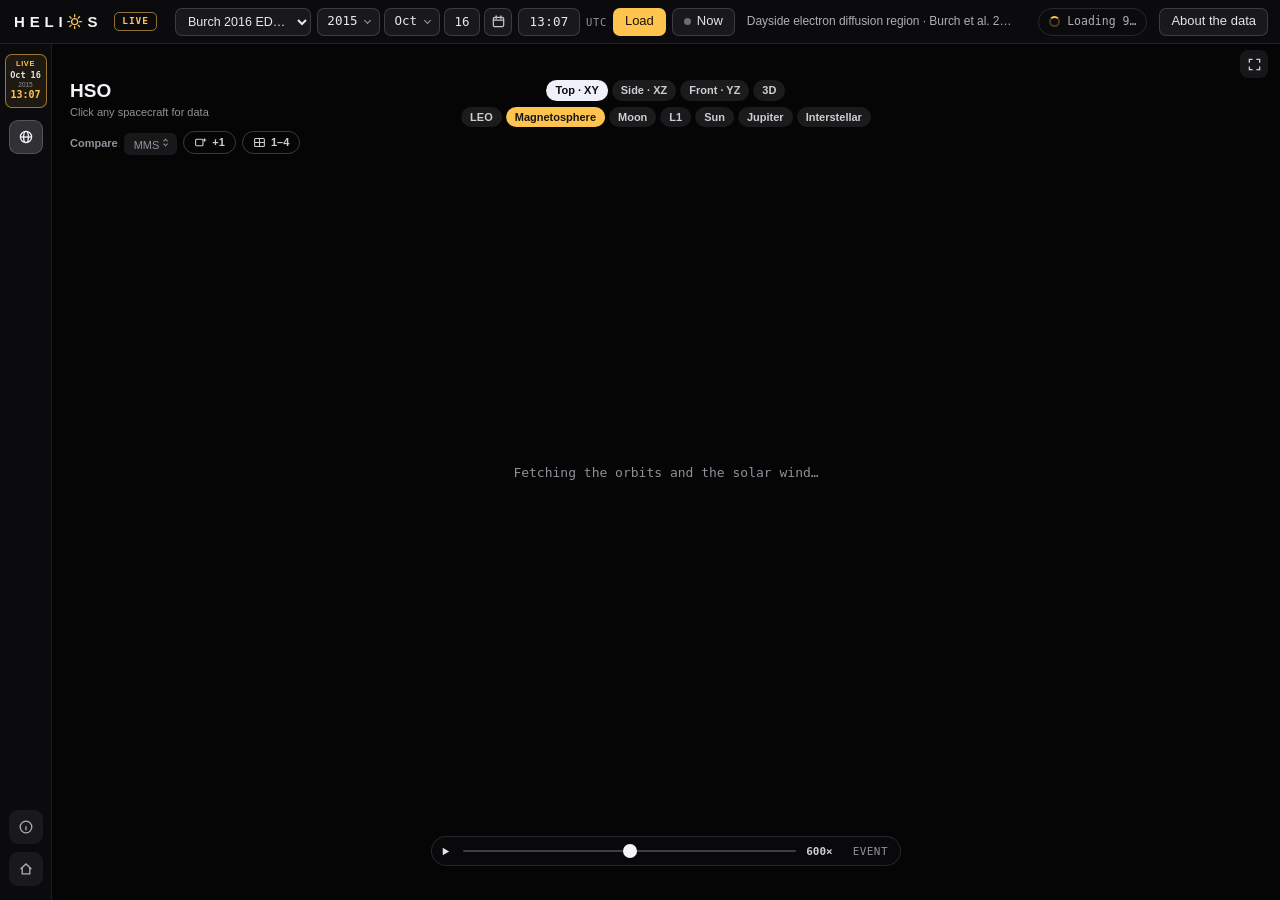
<file: app.html>
<!doctype html>
<html lang="en">
<head>
  <meta charset="utf-8">
  <meta name="viewport" content="width=device-width, initial-scale=1, viewport-fit=cover">
  <title>Helios Live</title>
  <!-- This page runs its own scripts only and talks to the archives it names, nothing else (a relay named in
       assets/data/live/config.json has to be added to connect-src here too). -->
  <meta http-equiv="Content-Security-Policy" content="default-src 'self'; script-src 'self'; worker-src 'self'; style-src 'self' 'unsafe-inline' https://fonts.googleapis.com; font-src 'self' https://fonts.gstatic.com; img-src 'self' data: blob: https://data.phys.ucalgary.ca https://services.swpc.noaa.gov https://api.helioviewer.org https://sdo.gsfc.nasa.gov; connect-src 'self' https://cdaweb.gsfc.nasa.gov https://sscweb.gsfc.nasa.gov https://csa.esac.esa.int https://lasp.colorado.edu https://www.ncei.noaa.gov https://api.phys.ucalgary.ca https://data.phys.ucalgary.ca https://services.swpc.noaa.gov https://iswa.ccmc.gsfc.nasa.gov https://amda.irap.omp.eu; object-src 'none'; base-uri 'self'; form-action 'self'">
  <meta name="referrer" content="strict-origin-when-cross-origin">
  <meta name="description" content="Helios Live: the Heliophysics System Observatory at any moment since 2015, in your browser. Spacecraft orbits, the magnetopause and bow shock, and each mission's data, fetched live from NASA's and ESA's public archives.">
  <meta name="theme-color" content="#000000">
  <meta property="og:type" content="website">
  <meta property="og:title" content="Helios Live">
  <meta property="og:description" content="The Heliophysics System Observatory at any moment since 2015, in your browser: spacecraft orbits, the magnetopause and bow shock, and each mission's data from the public archives.">
  <meta property="og:image" content="https://j-beedle.github.io/helios-website/assets/img/og-home.jpg">
  <meta property="og:image:width" content="1200">
  <meta property="og:image:height" content="630">
  <meta property="og:url" content="https://j-beedle.github.io/helios-website/app.html">
  <link rel="icon" type="image/png" sizes="32x32" href="assets/img/favicon-32.png">
  <link rel="icon" type="image/png" sizes="64x64" href="assets/img/favicon-64.png">
  <link rel="apple-touch-icon" href="assets/img/apple-touch-icon.png">
  <link rel="preconnect" href="https://cdaweb.gsfc.nasa.gov" crossorigin>
  <link rel="preconnect" href="https://sscweb.gsfc.nasa.gov" crossorigin>
  <link rel="preconnect" href="https://fonts.googleapis.com">
  <link rel="preconnect" href="https://fonts.gstatic.com" crossorigin>
  <link rel="stylesheet" href="https://fonts.googleapis.com/css2?family=Barlow+Semi+Condensed:wght@600;700&family=IBM+Plex+Mono:wght@400;500&family=Inter:wght@400;500;600&display=swap">
  <link rel="stylesheet" href="css/site.css?v=66">
  <link rel="stylesheet" href="css/app.css?v=14">
  <link rel="stylesheet" href="css/lmn.css?v=3">
</head>
<body class="helios-app" data-default-t="2015-10-16T13:07:02Z">
  <header class="la-bar" id="la-bar">
    <a class="wordmark" href="index.html" aria-label="Helios home"><span aria-hidden="true">HELI</span><svg class="sun" viewBox="-14 -14 28 28" aria-hidden="true"><g stroke="#f7c55c" stroke-width="2.4" stroke-linecap="round" fill="none"><circle r="5.6"/><path d="M0-9V-12.6M0 9V12.6M-9 0H-12.6M9 0H12.6M6.4-6.4L8.9-8.9M-6.4 6.4L-8.9 8.9M6.4 6.4L8.9 8.9M-6.4-6.4L-8.9-8.9"/></g></svg><span aria-hidden="true">S</span></a>
    <span class="la-tag">Live</span>
    <form class="la-pick" id="live-pick">
      <select id="live-event" aria-label="Open a known event"><option value="">Events…</option></select>
      <span class="la-date" role="group" aria-label="Date (UTC)">
        <select id="live-year" autocomplete="off" aria-label="Year (UTC)" title="Year (UTC). Type it, or step it with the arrow keys."></select>
        <select id="live-month" autocomplete="off" aria-label="Month (UTC)" title="Month (UTC). Type its first letters, or step it with the arrow keys."></select>
        <input type="text" id="live-day" inputmode="numeric" autocomplete="off" spellcheck="false" maxlength="2" size="2" required placeholder="DD" title="Day of the month (UTC). The arrow keys step it by a day, or a week with Shift." aria-label="Day of the month (UTC)">
        <button type="button" class="la-cal" id="live-cal" title="Pick the date on a calendar" aria-label="Pick the date on a calendar" hidden><svg viewBox="0 0 16 16" aria-hidden="true"><rect x="2.5" y="3.5" width="11" height="10" rx="1.5"/><path d="M2.5 6.5h11M5.5 2v3M10.5 2v3"/></svg></button>
        <input type="date" id="live-date" min="2015-03-13" tabindex="-1" aria-hidden="true">
      </span>
      <input type="text" id="live-time" inputmode="numeric" autocomplete="off" spellcheck="false" maxlength="5" size="5" required placeholder="HH:MM" title="Time in UTC, on the 24-hour clock (HH:MM). The arrow keys step it by a minute." aria-label="Time (UTC, 24-hour)">
      <span class="la-utc">UTC</span>
      <button class="la-go" type="submit">Load</button>
      <button class="la-now" id="live-now" type="button" aria-pressed="false"><i aria-hidden="true"></i>Now</button>
    </form>
    <p class="la-ref" id="live-ref" hidden></p>
    <span class="la-sp"></span>
    <div class="la-load">
      <button class="la-status" id="la-status" aria-haspopup="true" aria-expanded="false" aria-controls="la-tasks"><i aria-hidden="true"></i><span>Starting…</span></button>
      <div class="la-tasks" id="la-tasks" role="status" hidden></div>
    </div>
    <button class="la-btn" id="la-about-btn">About the data</button>
  </header>

    <section class="stage" id="stage" aria-label="Helios's HSO screen at the chosen moment">
      <div class="stage-app">
        <nav class="rail" aria-label="Helios Live">
          <button class="rail-ev" id="la-moment" title="The moment on screen (UTC): choose another"><b>LIVE</b><span id="rail-day">—</span><small id="rail-year"></small><em id="rail-hm"></em></button>
          <button class="ri on" id="la-hso" title="The HSO screen: back to the top view at the magnetosphere's scale" aria-label="HSO screen: reset the view"><svg viewBox="0 0 16 16" aria-hidden="true"><circle cx="8" cy="8" r="5.6"/><ellipse cx="8" cy="8" rx="2.4" ry="5.6"/><path d="M2.4 8h11.2"/></svg></button>
          <span class="rail-sp"></span>
          <button class="ri" id="la-info" title="About the data" aria-label="About the data"><svg viewBox="0 0 16 16" aria-hidden="true"><circle cx="8" cy="8" r="5.8"/><path d="M8 7.2v4M8 4.9v.2"/></svg></button>
          <a class="ri" href="index.html" title="Back to the Helios site" aria-label="Back to the Helios site"><svg viewBox="0 0 16 16" aria-hidden="true"><path d="M2.6 8 8 3l5.4 5M4.2 6.8v6h7.6v-6"/></svg></a>
        </nav>
        <div class="stage-hso scene-body" id="stage-body">
          <canvas aria-label="Helios's HSO view at the magnetosphere's scale: the magnetopause and bow shock for OMNI's solar wind, and MMS and the other missions' orbits, in GSE"></canvas>
          <div class="hso-head">
            <div class="hso-title">
              <b>HSO</b><span>Click any spacecraft for data</span>
              <p class="hso-compare"><span class="cmp-l">Compare</span><span class="cmp-fam" title="THEMIS and Cluster are in the app">MMS<svg viewBox="0 0 16 16" aria-hidden="true"><path d="M5.5 6.5 8 4l2.5 2.5M5.5 9.5 8 12l2.5-2.5"/></svg></span><button class="cmp-plus" title="Add one MMS window beside the open ones"><svg viewBox="0 0 16 16" aria-hidden="true"><rect x="2" y="4" width="9" height="8" rx="1.2"/><path d="M13 3v4M11 5h4"/></svg>+1</button><button class="cmp-all" title="Open every MMS spacecraft in side-by-side windows"><svg viewBox="0 0 16 16" aria-hidden="true"><rect x="2" y="3" width="12" height="10" rx="1.2"/><path d="M8 3v10M2 8h12"/></svg>1–4</button></p>
              <a class="hso-save" href="#workspace" hidden><svg viewBox="0 0 16 16" aria-hidden="true"><rect x="2" y="4" width="5" height="8" rx="1"/><rect x="9" y="4" width="5" height="8" rx="1"/></svg>Save as Workspace</a>
            </div>
            <div class="hso-chips">
              <div class="hso-row" role="group" aria-label="Viewpoint"><button data-preset="top" aria-pressed="true">Top · XY</button><button data-preset="side" aria-pressed="false">Side · XZ</button><button data-preset="front" aria-pressed="false">Front · YZ</button><button data-preset="3d" aria-pressed="false">3D</button></div>
              <div class="hso-row rungs" role="group" aria-label="Scale"><button data-rung="leo" aria-pressed="false">LEO</button><button data-rung="mag" class="on" aria-pressed="true">Magnetosphere</button><button data-rung="moon" aria-pressed="false">Moon</button><button data-rung="l1" aria-pressed="false">L1</button><button data-rung="sun" aria-pressed="false">Sun</button><button data-rung="jupiter" aria-pressed="false" title="Jupiter, its magnetosphere, the Galilean moons and Juno">Jupiter</button><button data-rung="interstellar" aria-pressed="false" title="The heliosphere: the Sun out to the Voyagers">Interstellar</button></div>
            </div>
          </div>
          <div class="stage-dock" id="stage-dock" aria-label="Minimized windows"></div>
          <button class="stage-fs" aria-label="Full screen"><svg viewBox="0 0 16 16" aria-hidden="true"><path class="fs-in" d="M2.5 6V2.5H6M10 2.5h3.5V6M13.5 10v3.5H10M6 13.5H2.5V10"/><path class="fs-out" d="M6 2.5V6H2.5M13.5 6H10V2.5M10 13.5V10h3.5M2.5 10H6v3.5"/></svg></button>
          <div class="hso-card" hidden></div>
          <p class="hso-toast" role="status" hidden></p>
          <div class="hso-time">
            <button class="ht-play" aria-label="Play"><svg viewBox="0 0 12 12" aria-hidden="true"><path class="pl" d="M3 1.8v8.4L10 6z"/><path class="pa" d="M2.6 1.8h2.4v8.4H2.6zM7 1.8h2.4v8.4H7z"/></svg></button>
            <input class="ht-slider" type="range" step="1" aria-label="Time">
            <button class="ht-speed" aria-label="Playback speed">600×</button>
            <span class="ht-stamp"></span>
            <button class="ht-event" title="Back to the chosen moment">EVENT</button>
          </div>
          <div class="stage-wins" id="stage-wins"></div>
          <p class="stage-loading" id="stage-loading">Fetching the orbits and the solar wind…</p>
        </div>
      </div>
    </section>

  <dialog class="la-about" id="la-about" aria-labelledby="la-about-h">
    <form method="dialog"><button class="la-x" aria-label="Close">×</button></form>
    <h2 id="la-about-h">About Helios Live</h2>
    <p class="la-lede">The Heliophysics System Observatory at any moment since March 2015: where each spacecraft was, the boundaries the solar wind set, and every mission's data a click away. Your browser reads it all straight from the public archives when you load a moment; no Helios server is involved.</p>
    <h3>Using it</h3>
    <p>Pick an event or a date and time (UTC) in the bar and press Load, or press Now for the present. The year, month and day change on their own, so the same day in another year is one change; the arrow keys step the day and the time, and a pasted date such as 2017-07-11 22:34 fills them all. Click any spacecraft for its data window, and Earth for the geomagnetic indices. Drag a window's bar to the top or a side of the screen to tile it; the green button opens it in a tab of its own. The down arrow in a window's bar saves its figure as a PNG, as it is drawn. The table button beside it saves the window's data as CSV files in a zip, one file per subplot, with a README. They hold the numbers the figure is drawn from, over its time range. The page builds the zip itself; nothing is sent anywhere. The time bar under the view moves the whole fleet. The page's address always describes what is on screen, so a copied link opens the same view.</p>
    <h3>Now: real time</h3>
    <p>Now (or <b>?t=now</b> in the address) shows the present and follows the clock, for watching space weather and for operations. The Now panel says when each feed was last fetched and how old its newest sample is, and marks a feed stale when that sample is more than 15 minutes old (four hours for the 3-hour Kp). Feeds refresh while the tab is open, no more than once a minute, and pause while it is hidden; the page reopens on the new present every two hours or so.</p>
    <p><b>The solar wind</b> is measured at L1: NOAA SWPC's real-time solar wind (RTSW, 1-minute, from whichever monitor SWPC has active; rows SWPC flags are left out). Each minute is carried to the bow-shock nose as a flat front moving along GSE X at its measured V<sub>x</sub>, from the spacecraft's position (SWPC's ephemeris) to the Jelínek et al. (2012) nose for that minute's pressure; the panel gives the delay, and SWPC's own propagation to 32 R<sub>E</sub> beside it. The wind arriving at the nose sizes the drawn magnetopause and bow shock. Dynamic pressure is OMNI's 2×10⁻⁶ n V² nPa; the standoff is Shue et al. (1998), flagged when it is inside geosynchronous orbit (6.6 R<sub>E</sub>). CCMC's real-time SWMF run gives a second, model standoff.</p>
    <p><b>Kp and the scales</b> are NOAA SWPC's: the last 3-hour planetary Kp, the 1-minute estimated Kp (which sets the field lines and the oval when the page opens) and the latest NOAA R, S and G scales. Positions are SSCWeb's ephemeris, for the present the missions' predicted orbits; a spacecraft with no position for the present is listed, not drawn. Each spacecraft's region is the model's answer from the drawn boundaries, not a measurement.</p>
    <p><b>The Sun, the particles and the outlook</b> follow what NOAA SWPC's own dashboards lead with: the NOAA scales now, their 24-hour maximum and SWPC's forecast for today and the two days after; SWPC's alerts, watches and warnings in effect; GOES's X-ray flux with the latest flare, and its ≥10 MeV protons and ≥2 MeV electrons at geosynchronous orbit over six hours; SWPC's 3-day Kp forecast; Dst (WDC Kyoto's quick-look values, provisional); and OVATION's hemispheric auroral power. "Sun and aurora" shows SWPC's latest images (GOES SUVI, SOHO LASCO C3, OVATION and WSA-Enlil) once it is opened. Each section folds, and the panel can be set two columns wide.</p>
    <p><b>GOES, SDO, SOLAR-1 and IMAP open in real time.</b> SOLAR-1 and IMAP show NOAA's real-time 1-minute feed, their own rows, refetched every ten minutes. A GOES window shows the field and integral particle fluxes from SWPC's primary and secondary feeds (through LASP's Space Weather Portal, minutes behind), with SWPC's real-time X-rays from that satellite and its differential proton and electron fluxes; it fetches again every two minutes and covers the last hour (its menu sets the length). SDO's window shows the observatory's latest frame of each band, fetched again every 15 minutes; drag the time bar back and it shows the Sun at that time instead.</p>
    <p><b>Not available in real time:</b> MMS science data (Level 2 files reach the archives weeks after the day), and the other missions' and OMNI's archive data, which follow by days to weeks. Their windows stay closed in this mode; pick a past moment for them.</p>
    <h3>What you are looking at</h3>
    <p><b>The view.</b> OMNI's 1-minute solar wind sizes the magnetopause and the bow shock; the view names each model it draws. Frames come from MMS's ephemeris, or are computed here for moments it has not reached. Orbits are SSCWeb's. Field lines are traced through IGRF-14 and T89 at the moment's Kp; the auroral oval follows Starkov with the hour's AL.</p>
    <p><b>MMS.</b> FGM, FPI moments and spectra, HPCA, EDP and DSP: survey for four hours around the moment and burst within ten minutes of it, with electron, ion and HPCA distribution cuts on request.</p>
    <p><b>Other missions.</b> THEMIS and ARTEMIS, Cluster 1–4, GOES-16 to 19, ACE, Wind, DSCOVR, SOLAR-1 and IMAP, MAVEN and STEREO-A, and OMNI. SOLAR-1's window has NOAA/NCEI's archived 1-minute field (from April 2026) and NOAA's real-time feed for the last day; IMAP's has CDAWeb's MAG and SWAPI science data, then its I-ALiRT real-time stream, then NOAA's feed. Where SSCWeb's definitive THEMIS and ARTEMIS orbits stop short of a recent moment, its predicted orbits are drawn. A GOES window has the satellite's field, its X-rays and the integral particle fluxes, and, for the last seven days, SWPC's differential proton and electron fluxes.</p>
    <p><b>MAVEN and STEREO-A.</b> Both are on the Sun rung; click one for its data window. MAVEN's window shows its data at Mars from CDAWeb: the magnetic field in MSO coordinates (MAG, 1 s), SWIA's ion moments, SWEA's electron spectrum, LPW's electron density and the altitude, with more in-situ key parameters in its Plot selection. SWIA's moments are kept only where the team's quality flags pass. MAVEN's archive ends on 2025-12-06, when the spacecraft was lost; it is drawn at Mars until then. STEREO-A's window shows the solar wind near 1 AU, where STEREO-A is in its orbit about the Sun: the field in RTN coordinates and PLASTIC's protons (1 minute), β, the pressures, HET's energetic particles and the S/WAVES radio spectra. CDAWeb's merged field and plasma file lags the present by months; the radio spectra follow within weeks. STEREO-A's position is CDAWeb's hourly heliocentric ephemeris. Both windows show each craft's data at its own time, not shifted to Earth.</p>
    <p><b>SDO.</b> Click SDO, or the Sun on the Sun rung, for the Sun as SDO saw it: AIA's 193, 304, 171, 211, 131 and 94 Å, HMI's magnetogram and continuum, or four at once. The window follows the time bar: it fetches a strip of frames across the four hours (Helioviewer's renders of the SDO archive, about 300 kB each), shows the one nearest the time bar, and fetches the exact moment once you stop dragging. The download button saves the frame on screen as a 2048-px PNG from Helioviewer (in Quad, one file per channel).</p>
    <p><b>The Interstellar view.</b> The Sun out to the Voyagers, in a frame fixed to the ecliptic of J2000 with the interstellar wind coming from the left. Voyager 1 and 2, New Horizons and Pioneer 10 and 11 are drawn where JPL Horizons puts them at the moment on screen, with the path each has flown. JPL Horizons extrapolates the Voyagers' trajectories from tracking data that ends in 1992. Both Voyagers are still in contact with Earth. The dashed circle is a sphere around Earth one light-day in radius: 173.14 AU, the distance light covers in 24 hours. The heliopause is a model, Parker's (1961) Rankine shape, set to pass through Voyager 1's crossing in 2012 (121.6 AU); Voyager 2 crossed 12 AU inside it in 2018. The termination shock is drawn as a sphere of 88.8 AU, the mean of the two Voyager crossings (94.0 and 83.7 AU). Both surfaces are schematic away from those four points, and the tail is left open. The wind's direction is IBEX's (Bzowski et al. 2015). Pluto, Eris, Makemake, Haumea, Sedna, Arrokoth and the interstellar objects 1I, 2I and 3I are from JPL Horizons too; the giant planets are JPL's approximate elements. The View menu switches the marker, the model and the bodies. Scroll to zoom.</p>
    <p><b>The Jupiter view.</b> Jupiter at true size inside its magnetosphere, with the Sun to the left (the JSO frame). Lengths are in Jupiter radii: 1 R♃ is 71,492 km. The magnetopause and the bow shock are Joy et al. 2002's model. The solar wind's pressure at Jupiter sets them. That pressure comes from Tao et al. 2005's model, which carries the wind measured near Earth out to Jupiter, or from a value you pick on the card. The model is least reliable when Earth and Jupiter are far apart in longitude, and the card says so. The purple rings are the current sheet (Khurana &amp; Schwarzl 2005). The red glow is the Io plasma torus (Phipps &amp; Bagenal 2021; Phipps &amp; Withers 2017). Io, Europa, Ganymede, Callisto and Juno are placed from JPL Horizons. The page holds Horizons positions every 32 days for the moons and about 17 an orbit for Juno, and computes the motion in between under Jupiter's gravity, the moons' and the Sun's. Checked against Horizons, the moons land within 10 km and Juno within 15 km. Juno is drawn from its arrival on 2016-07-05; after 2026-09-26 its path is JPL's prediction. Each moon's bright line is its Alfvén wing. It follows the magnetic field (JRM33, Connerney et al. 2022, with the Con2020 current disc, Connerney et al. 2020) from the moon to Jupiter, shifted downstream by the lead angle Hue et al. 2023 measured. Callisto has no measured lead angle, so its line is the plain field line. Alfvén wings stand only where the plasma flows past the moon slower than the Alfvén speed. That always holds at Io, Europa and Ganymede. At Callisto it holds only above or below the plasma sheet, so its wings and footprints come and go as Jupiter turns (Rabia et al. 2025). The dot where a wing meets Jupiter is the moon's auroral footprint. The dashed ovals on Jupiter are where each footprint can fall. The inset shows one moon's interaction with the plasma flowing past it; click a moon to choose it. For Ganymede it draws the moon's own magnetosphere (Kivelson et al. 2002; Kaweeyanun et al. 2020), and Juno's path when Juno flies by. Jupiter's cloud map is Cassini's from December 2000, so the Great Red Spot is not at today's longitude. The View menu switches each layer. Scroll to zoom. Galileo and Juno's data windows are in the Helios app.</p>
    <p><b>Timing and accuracy.</b> The numbers are the archives' current Level 2 versions, read at full precision where the archive allows and not checked by hand. A moment from the last few weeks opens with positions only until the missions publish their data.</p>
    <h3>Sources</h3>
    <p>MMS Science Data Center (LASP) · CDAWeb and SSCWeb (NASA SPDF) · JPL Horizons (the Interstellar view's spacecraft and small bodies; the Jupiter view's moons and Juno) · CDPP/AMDA (the solar wind at Jupiter, Tao et al. 2005) · NASA/JPL/Space Science Institute (Cassini's map of Jupiter) · USGS Astrogeology (the maps of Io, Europa, Ganymede and Callisto) · the MAVEN instrument teams (MAG, SWIA, SWEA, LPW, STATIC, NGIMS, SEP) · NASA STEREO: the IMPACT, PLASTIC and S/WAVES teams · NOAA SWPC (real time: RTSW, GOES, the scales, alerts and forecasts, OVATION) · WDC for Geomagnetism, Kyoto (Dst, via SWPC) · NASA CCMC (ISWA) · NOAA NCEI · LASP Space Weather Portal · ESA Cluster Science Archive · NASA SDO and Helioviewer · University of Calgary · IAGA (IGRF-14)</p>
    <p>Analysis methods adapted from PySPEDAS and SPEDAS using Claude Code, and extensively tested to ensure accurate translations. Earth imagery from NASA's Blue Marble. Artemis II photographs from the NASA Image and Video Library. Every model, code base and data source is cited where it is used.</p>
    <p class="la-fine">Helios is built by Dr. Jason Beedle. It is developed independently and is not supported or endorsed by NASA, NOAA, ESA or any institution. Past moments are kept in this browser for a week so they reopen quickly.</p>
  </dialog>

  <div class="la-gate" id="la-gate" hidden>
    <div class="la-gate-in">
      <a class="wordmark" href="index.html" aria-label="Helios home"><span aria-hidden="true">HELI</span><svg class="sun" viewBox="-14 -14 28 28" aria-hidden="true"><g stroke="#f7c55c" stroke-width="2.4" stroke-linecap="round" fill="none"><circle r="5.6"/><path d="M0-9V-12.6M0 9V12.6M-9 0H-12.6M9 0H12.6M6.4-6.4L8.9-8.9M-6.4 6.4L-8.9 8.9M6.4 6.4L8.9 8.9M-6.4-6.4L-8.9-8.9"/></g></svg><span aria-hidden="true">S</span></a>
      <h1 id="la-gate-h"></h1>
      <p id="la-gate-p"></p>
      <p class="la-gate-a"><a class="btn" href="index.html">Back to the Helios site</a><button class="la-btn" id="la-gate-go" hidden>Open it anyway</button></p>
    </div>
  </div>

  <script src="js/app-page.js?v=5"></script>
  <script src="js/igrf14.js?v=38"></script>
  <script src="js/fieldlines.js?v=39"></script>
  <script src="js/heliosphere.js?v=2"></script>
  <script src="js/jupiter.js?v=2"></script>
  <script src="js/hsoview.js?v=67"></script>
  <script src="js/hso-now.js?v=9"></script>
  <script src="js/hso-live.js?v=84"></script>
  <script src="js/lmn.js?v=1"></script>
  <script src="js/lmn-panel.js?v=4"></script>
  <script src="js/recon.js?v=1"></script>
  <script src="js/formation.js?v=4"></script>
  <script src="js/hso.js?v=89"></script>
</body>
</html>
</file>
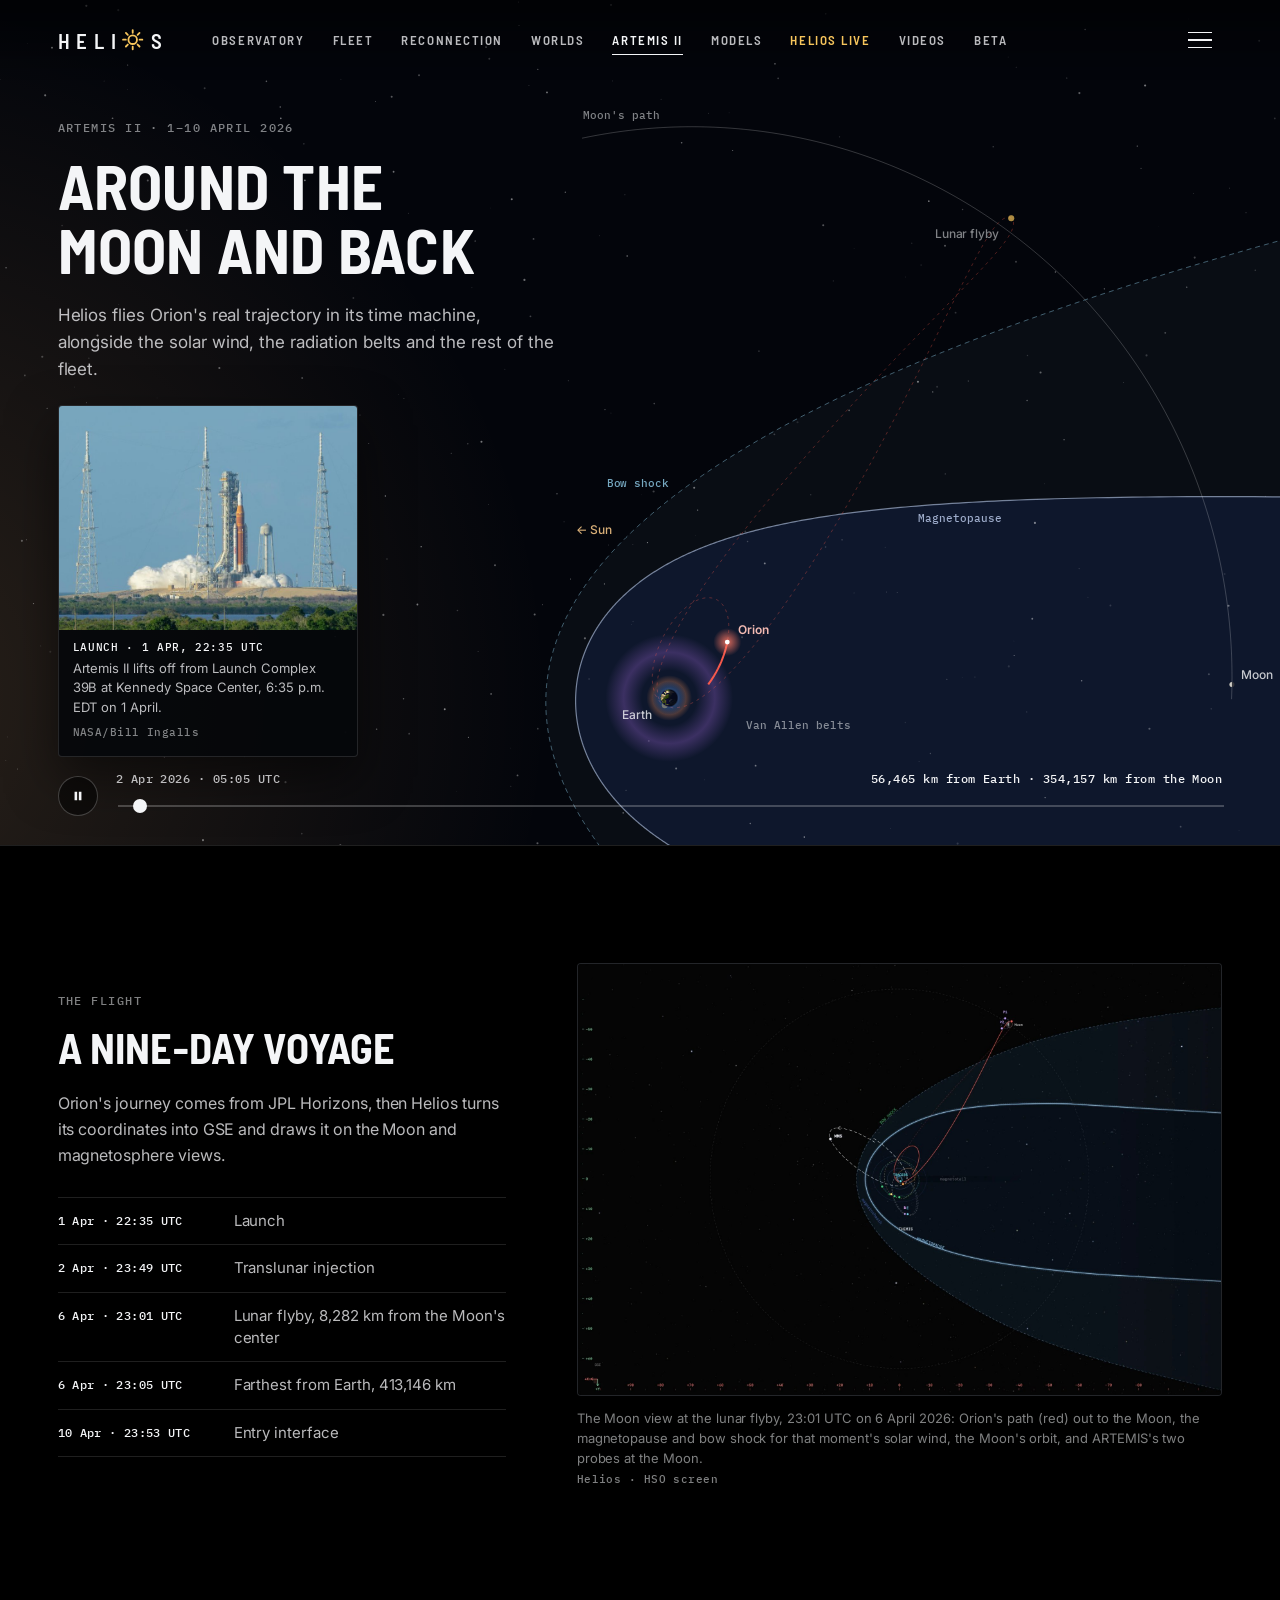
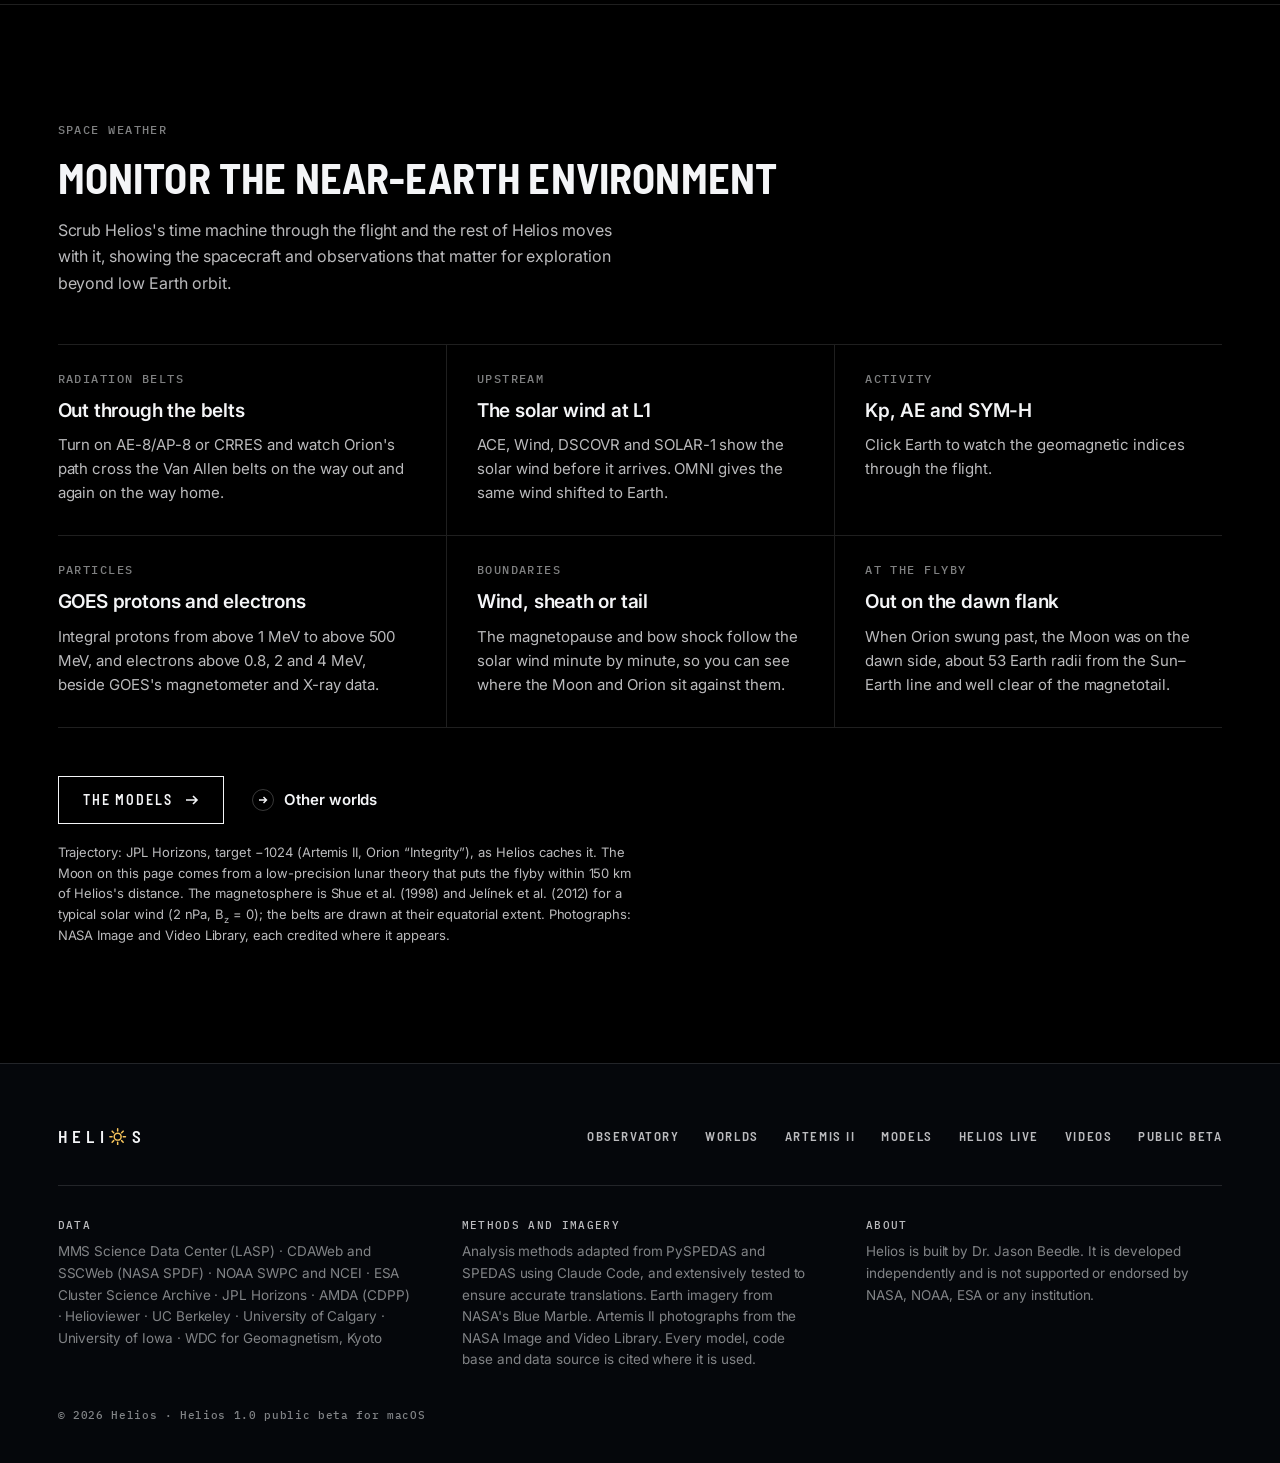
<file: artemis.html>
<!doctype html>
<html lang="en">
<head>
  <meta charset="utf-8">
  <meta name="viewport" content="width=device-width, initial-scale=1, viewport-fit=cover">
  <title>Helios · Artemis II</title>
  <meta name="description" content="Artemis II's flight around the Moon, 1–10 April 2026, as Helios flies it: Orion's track from JPL Horizons, with the solar wind, the radiation belts and the rest of the fleet.">
  <meta name="theme-color" content="#000000">
  <meta property="og:type" content="website">
  <meta property="og:title" content="Helios · Artemis II">
  <meta property="og:description" content="Around the Moon and back, with the space weather alongside.">
  <meta property="og:image" content="https://j-beedle.github.io/helios-website/assets/img/og-home.jpg">
  <meta property="og:image:width" content="1200">
  <meta property="og:image:height" content="630">
  <meta property="og:image:alt" content="The Helios home page: Earth's magnetosphere with the bow shock, MMS, Cluster and THEMIS, under the title A virtual observatory for the Sun–Earth system">
  <meta property="og:url" content="https://j-beedle.github.io/helios-website/artemis.html">
  <!-- chrome:meta -->
  <link rel="icon" type="image/png" sizes="32x32" href="assets/img/favicon-32.png">
  <link rel="icon" type="image/png" sizes="64x64" href="assets/img/favicon-64.png">
  <link rel="apple-touch-icon" href="assets/img/apple-touch-icon.png">
  <link rel="preconnect" href="https://fonts.googleapis.com">
  <link rel="preconnect" href="https://fonts.gstatic.com" crossorigin>
  <link rel="stylesheet" href="https://fonts.googleapis.com/css2?family=Barlow+Semi+Condensed:wght@600;700&family=IBM+Plex+Mono:wght@400;500&family=Inter:wght@400;500;600&display=swap">
  <link rel="stylesheet" href="css/site.css?v=41">  <!-- /chrome:meta -->
  <link rel="preload" href="assets/data/artemis2.json" as="fetch" crossorigin>
</head>
<body>
  <a class="skip" href="#main">Skip to content</a>
  <!-- chrome:head -->
  <header class="site-head" id="head">
    <a class="wordmark" href="index.html" aria-label="Helios home"><span aria-hidden="true">HELI</span><svg class="sun" viewBox="-14 -14 28 28" aria-hidden="true"><g stroke="#f7c55c" stroke-width="2.4" stroke-linecap="round" fill="none"><circle r="5.6"/><path d="M0-9V-12.6M0 9V12.6M-9 0H-12.6M9 0H12.6M6.4-6.4L8.9-8.9M-6.4 6.4L-8.9 8.9M6.4 6.4L8.9 8.9M-6.4-6.4L-8.9-8.9"/></g></svg><span aria-hidden="true">S</span></a>
    <nav aria-label="Main">
      <ul class="nav">
        <li><a href="index.html#observatory">Observatory</a></li>
        <li><a href="index.html#fleet">Fleet</a></li>
        <li><a href="index.html#reconnection">Reconnection</a></li>
        <li><a href="worlds.html">Worlds</a></li>
        <li><a href="artemis.html" aria-current="page">Artemis II</a></li>
        <li><a href="models.html">Models</a></li>
        <li><a href="app.html">Helios Live</a></li>
        <li><a href="index.html#learn">Videos</a></li>
        <li><a href="index.html#beta">Beta</a></li>
      </ul>
    </nav>
    <button class="menu-btn" id="menu-btn" aria-label="Menu" aria-expanded="false" aria-controls="drawer"><span></span><span></span><span></span></button>
  </header>
  <div class="scrim" id="scrim"></div>
  <aside class="drawer" id="drawer" aria-label="Menu">
    <p class="group">Pages</p>
    <ul>
      <li><a href="index.html">Home</a></li>
      <li><a href="worlds.html">Other worlds</a></li>
      <li><a href="artemis.html" aria-current="page">Artemis II</a></li>
      <li><a href="models.html">The models</a></li>
      <li><a href="app.html">Helios Live</a></li>
    </ul>
    <p class="group">On the home page</p>
    <ul>
      <li><a href="index.html#observatory">Observatory</a></li>
      <li><a href="index.html#fleet">The fleet</a></li>
      <li><a href="index.html#reconnection">Reconnection</a></li>
      <li><a href="index.html#aurora">Aurora</a></li>
      <li><a href="index.html#analysis">Analysis</a></li>
      <li><a href="index.html#desktop">Designed for Mac</a></li>
      <li><a href="index.html#learn">Videos</a></li>
      <li><a href="index.html#built">Development</a></li>
      <li><a href="index.html#about">About</a></li>
      <li><a href="index.html#beta">Public beta</a></li>
    </ul>
    <p class="small">Helios 1.0 · public beta for macOS</p>
  </aside>  <!-- /chrome:head -->

  <main id="main">
    <section class="panel subhero top plain" id="top" aria-label="Artemis II">
      <div class="media"><canvas id="fig-artemis" role="img" aria-label="Orion's path from Earth around the Moon and back, seen from above the ecliptic, the Sun to the left"></canvas></div>
      <div class="copy" style="max-width:500px">
        <span class="eyebrow reveal">Artemis II · 1–10 April 2026</span>
        <h1 class="reveal d1">Around the Moon and back</h1>
        <p class="lede reveal d2">Helios flies Orion's real trajectory in its time machine, alongside the solar wind, the radiation belts and the rest of the fleet.</p>
        <figure class="photo-card" id="photo-card" aria-live="polite">
          <img alt="" width="720" height="540">
          <figcaption><span class="when"></span><span class="cap"></span><a class="credit" target="_blank" rel="noopener"></a></figcaption>
        </figure>
      </div>
      <div class="player-bar">
        <button class="icon-btn" id="btn-play" aria-label="Pause"></button>
        <div class="slider"><label for="in-time"><span id="art-time"><span>—</span><span class="sep"> · </span><span></span></span><output><span><span id="art-earth">—</span> from Earth</span><span class="sep"> · </span><span><span id="art-moon">—</span> from the Moon</span></output></label>
          <input id="in-time" type="range" min="0" max="1000" step="1" value="0"></div>
      </div>
    </section>

    <section class="split" id="timeline">
      <div class="wrap">
        <div class="copy">
          <span class="eyebrow reveal">The flight</span>
          <h2 class="reveal d1">A nine-day voyage</h2>
          <p class="reveal d2">Orion's journey comes from JPL Horizons, then Helios turns its coordinates into GSE and draws it on the Moon and magnetosphere views.</p>
          <ol class="timeline reveal d2">
            <li><time>1 Apr · 22:35 UTC</time>Launch</li>
            <li><time>2 Apr · 23:49 UTC</time>Translunar injection</li>
            <li><time>6 Apr · 23:01 UTC</time>Lunar flyby, 8,282 km from the Moon's center</li>
            <li><time>6 Apr · 23:05 UTC</time>Farthest from Earth, 413,146 km</li>
            <li><time>10 Apr · 23:53 UTC</time>Entry interface</li>
          </ol>
        </div>
        <figure class="figure reveal d1">
          <div class="frame"><img src="assets/img/moon-view-flyby.jpg" alt="Helios's Moon view at Orion's lunar flyby: Orion's path from Earth to the Moon, the magnetosphere, the Moon's orbit and ARTEMIS's two probes at the Moon" width="2000" height="1338" loading="lazy"></div>
          <figcaption>The Moon view at the lunar flyby, 23:01 UTC on 6 April 2026: Orion's path (red) out to the Moon, the magnetopause and bow shock for that moment's solar wind, the Moon's orbit, and ARTEMIS's two probes at the Moon.<span class="credit">Helios · HSO screen</span></figcaption>
        </figure>
      </div>
    </section>

    <section class="split" id="weather">
      <div class="section-head">
        <span class="eyebrow reveal">Space weather</span>
        <h2 class="reveal d1">Monitor the near-Earth environment</h2>
        <p class="reveal d2">Scrub Helios's time machine through the flight and the rest of Helios moves with it, showing the spacecraft and observations that matter for exploration beyond low Earth orbit.</p>
      </div>
      <div class="grid-cards">
        <div class="reveal"><span class="eyebrow">Radiation belts</span><h3>Out through the belts</h3><p>Turn on AE-8/AP-8 or CRRES and watch Orion's path cross the Van Allen belts on the way out and again on the way home.</p></div>
        <div class="reveal d1"><span class="eyebrow">Upstream</span><h3>The solar wind at L1</h3><p>ACE, Wind, DSCOVR and SOLAR-1 show the solar wind before it arrives. OMNI gives the same wind shifted to Earth.</p></div>
        <div class="reveal d2"><span class="eyebrow">Activity</span><h3>Kp, AE and SYM-H</h3><p>Click Earth to watch the geomagnetic indices through the flight.</p></div>
        <div class="reveal"><span class="eyebrow">Particles</span><h3>GOES protons and electrons</h3><p>Integral protons from above 1 MeV to above 500 MeV, and electrons above 0.8, 2 and 4 MeV, beside GOES's magnetometer and X-ray data.</p></div>
        <div class="reveal d1"><span class="eyebrow">Boundaries</span><h3>Wind, sheath or tail</h3><p>The magnetopause and bow shock follow the solar wind minute by minute, so you can see where the Moon and Orion sit against them.</p></div>
        <div class="reveal d2"><span class="eyebrow">At the flyby</span><h3>Out on the dawn flank</h3><p>When Orion swung past, the Moon was on the dawn side, about 53 Earth radii from the Sun–Earth line and well clear of the magnetotail.</p></div>
      </div>
      <div class="section-head">
        <div class="actions reveal" style="margin-top:48px">
          <a class="btn" href="models.html">The models<svg viewBox="0 0 14 14" aria-hidden="true"><path d="M1 7h11M8 3l4 4-4 4" stroke="currentColor" stroke-width="1.6" fill="none"/></svg></a>
          <a class="link" href="worlds.html"><span class="ring"><svg viewBox="0 0 10 10" aria-hidden="true"><path d="M1 5h7M5.5 2l3 3-3 3" stroke="currentColor" stroke-width="1.4" fill="none"/></svg></span>Other worlds</a>
        </div>
        <p class="cite">Trajectory: JPL Horizons, target −1024 (Artemis II, Orion “Integrity”), as Helios caches it. The Moon on this page comes from a low-precision lunar theory that puts the flyby within 150&nbsp;km of Helios's distance. The magnetosphere is Shue et al. (1998) and Jelínek et al. (2012) for a typical solar wind (2&nbsp;nPa, B<sub>z</sub> = 0); the belts are drawn at their equatorial extent. Photographs: NASA Image and Video Library, each credited where it appears.</p>
      </div>
    </section>
  </main>

  <!-- chrome:foot -->
  <footer class="site-foot" id="credits">
    <div class="row">
      <a class="wordmark" href="index.html" aria-label="Helios home"><span aria-hidden="true">HELI</span><svg class="sun" viewBox="-14 -14 28 28" aria-hidden="true"><g stroke="#f7c55c" stroke-width="2.4" stroke-linecap="round" fill="none"><circle r="5.6"/><path d="M0-9V-12.6M0 9V12.6M-9 0H-12.6M9 0H12.6M6.4-6.4L8.9-8.9M-6.4 6.4L-8.9 8.9M6.4 6.4L8.9 8.9M-6.4-6.4L-8.9-8.9"/></g></svg><span aria-hidden="true">S</span></a>
      <nav aria-label="Footer">
        <a href="index.html#observatory">Observatory</a>
        <a href="worlds.html">Worlds</a>
        <a href="artemis.html">Artemis II</a>
        <a href="models.html">Models</a>
        <a href="app.html">Helios Live</a>
        <a href="index.html#learn">Videos</a>
        <a href="index.html#beta">Public beta</a>
      </nav>
    </div>
    <div class="credits">
      <div>
        <h4>Data</h4>
        <p>MMS Science Data Center (LASP) · CDAWeb and SSCWeb (NASA SPDF) · NOAA SWPC and NCEI · ESA Cluster Science Archive · JPL Horizons · AMDA (CDPP) · Helioviewer · UC Berkeley · University of Calgary · University of Iowa · WDC for Geomagnetism, Kyoto</p>
      </div>
      <div>
        <h4>Methods and imagery</h4>
        <p>Analysis methods adapted from PySPEDAS and SPEDAS using Claude Code, and extensively tested to ensure accurate translations. Earth imagery from NASA's Blue Marble. Artemis II photographs from the NASA Image and Video Library. Every model, code base and data source is cited where it is used.</p>
      </div>
      <div>
        <h4>About</h4>
        <p>Helios is built by Dr. Jason Beedle. It is developed independently and is not supported or endorsed by NASA, NOAA, ESA or any institution.</p>
      </div>
    </div>
    <p class="fine">© 2026 Helios · Helios 1.0 public beta for macOS</p>
  </footer>  <!-- /chrome:foot -->

  <script src="js/site.js?v=36"></script>
  <script src="js/figkit.js?v=36"></script>
  <script src="js/artemis.js?v=36"></script>
</body>
</html>
</file>
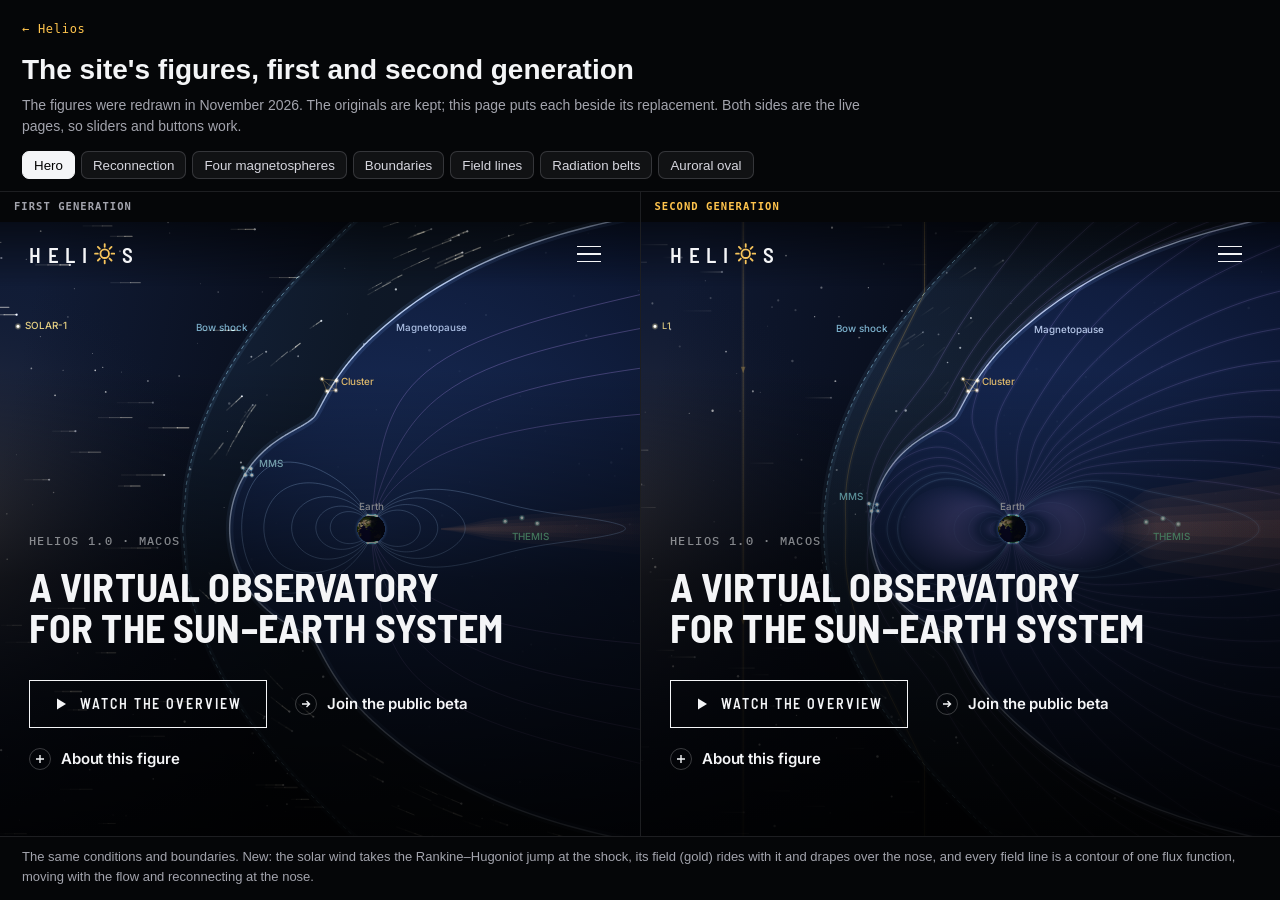
<file: compare.html>
<!doctype html>
<html lang="en">
<head>
  <meta charset="utf-8">
  <meta name="viewport" content="width=device-width, initial-scale=1">
  <title>Helios · Figures, first and second generation</title>
  <meta name="robots" content="noindex">
  <meta name="theme-color" content="#000000">
  <link rel="icon" href="assets/img/favicon-32.png" sizes="32x32">
  <link rel="stylesheet" href="css/compare.css?v=1">
</head>
<body>
  <header class="cmp-head">
    <a class="cmp-home" href="index.html">← Helios</a>
    <h1>The site's figures, first and second generation</h1>
    <p>The figures were redrawn in November 2026. The originals are kept; this page puts each beside its replacement. Both sides are the live pages, so sliders and buttons work.</p>
    <nav class="cmp-pick" id="cmp-pick" aria-label="Figure"></nav>
  </header>
  <main class="cmp-main">
    <section class="cmp-pane"><h2>First generation</h2><iframe id="cmp-old" title="The first-generation figure" loading="lazy"></iframe></section>
    <section class="cmp-pane"><h2>Second generation</h2><iframe id="cmp-new" title="The second-generation figure" loading="lazy"></iframe></section>
  </main>
  <p class="cmp-note" id="cmp-note"></p>
  <script src="js/gfx/compare.js?v=2"></script>
</body>
</html>
</file>
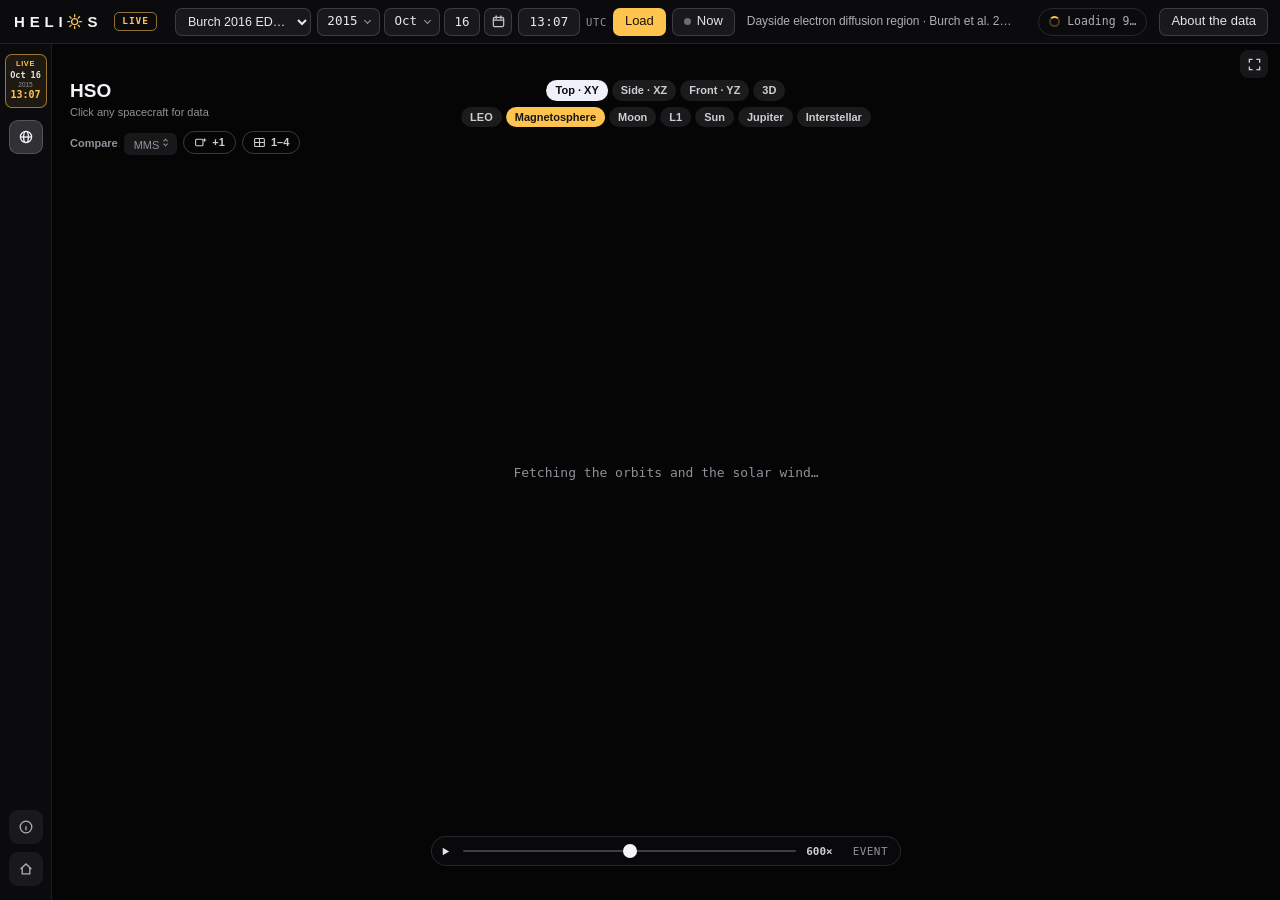
<file: hso.html>
<!doctype html>
<html lang="en">
<head>
  <meta charset="utf-8">
  <meta name="viewport" content="width=device-width, initial-scale=1">
  <title>Helios Live</title>
  <meta name="robots" content="noindex">
  <!-- The demo page is now Helios Live (app.html): js/redirect.js carries the address's ?query and #hash across; the refresh is
       the way there without scripts. -->
  <link rel="canonical" href="https://j-beedle.github.io/helios-website/app.html">
  <script src="js/redirect.js?v=1"></script>
  <meta http-equiv="refresh" content="1; url=app.html">
  <style>body { margin: 0; background: #000; color: #cdcdd5; font: 15px/1.5 -apple-system, BlinkMacSystemFont, "Helvetica Neue", Arial, sans-serif; display: grid; place-items: center; min-height: 100vh; } a { color: #ffc44d; }</style>
</head>
<body>
  <p>This page is now <a href="app.html">Helios Live</a>.</p>
</body>
</html>
</file>
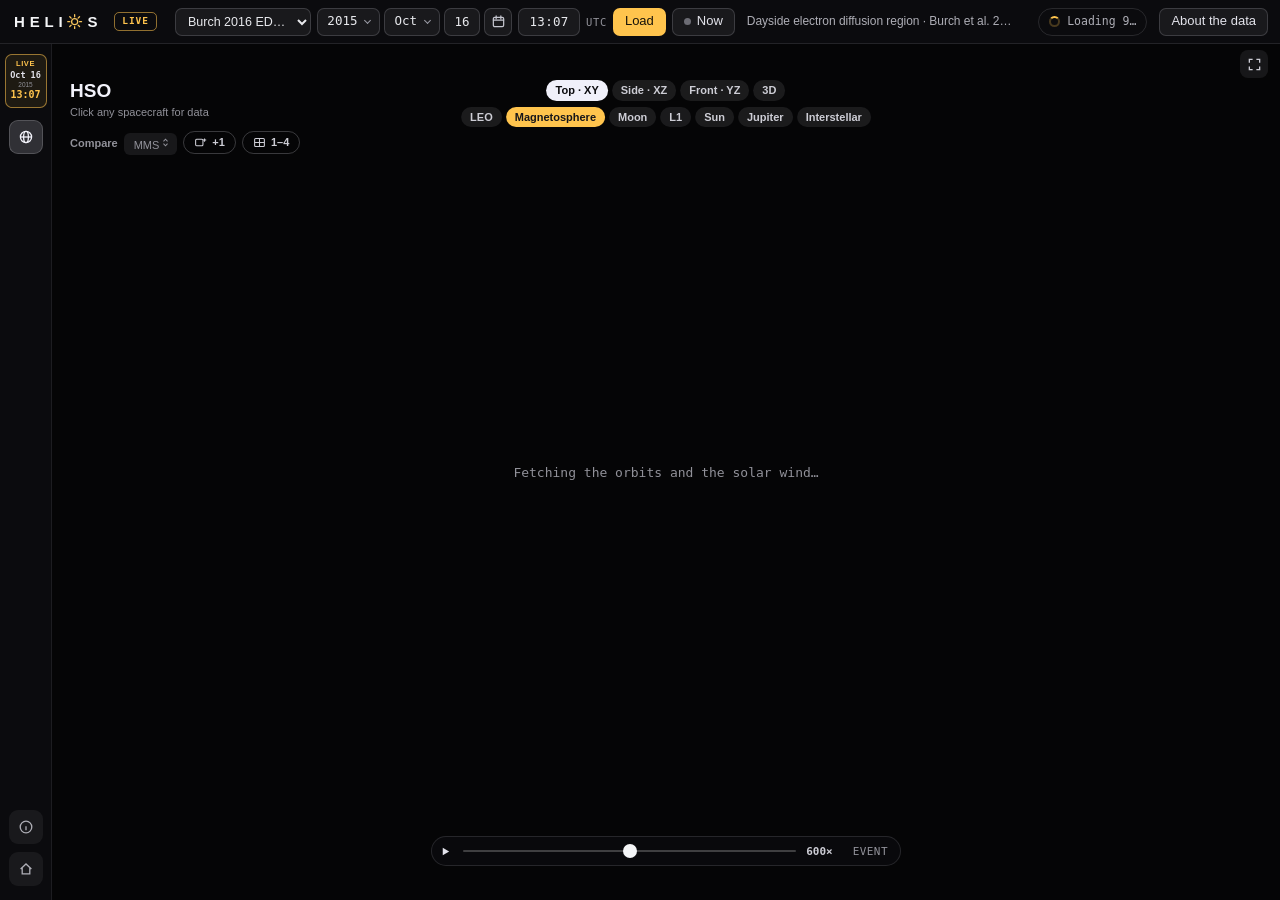
<file: live.html>
<!doctype html>
<html lang="en">
<head>
  <meta charset="utf-8">
  <meta name="viewport" content="width=device-width, initial-scale=1">
  <title>Helios Live</title>
  <meta name="robots" content="noindex">
  <!-- The live prototype is now Helios Live (app.html): js/redirect.js carries the address's ?query and #hash across; the refresh is
       the way there without scripts. -->
  <link rel="canonical" href="https://j-beedle.github.io/helios-website/app.html">
  <script src="js/redirect.js?v=1"></script>
  <meta http-equiv="refresh" content="1; url=app.html">
  <style>body { margin: 0; background: #000; color: #cdcdd5; font: 15px/1.5 -apple-system, BlinkMacSystemFont, "Helvetica Neue", Arial, sans-serif; display: grid; place-items: center; min-height: 100vh; } a { color: #ffc44d; }</style>
</head>
<body>
  <p>This page is now <a href="app.html">Helios Live</a>.</p>
</body>
</html>
</file>
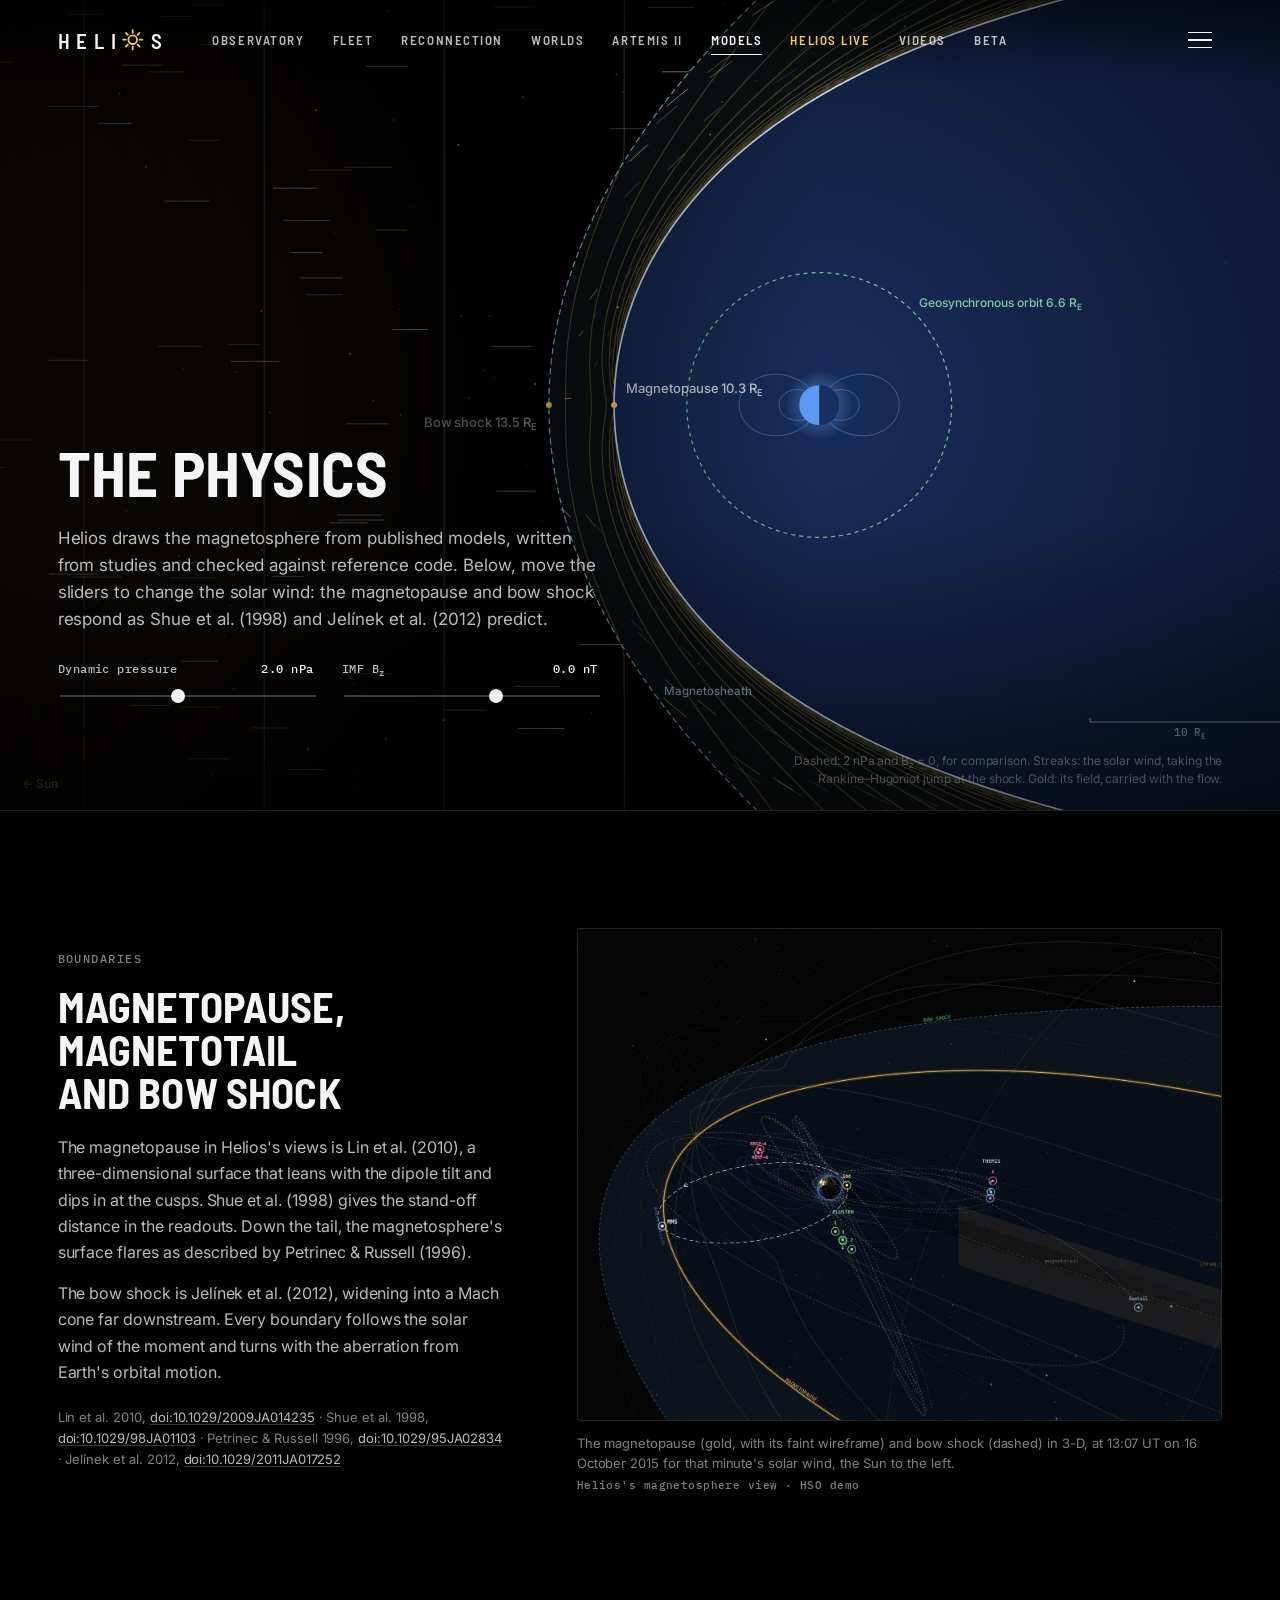
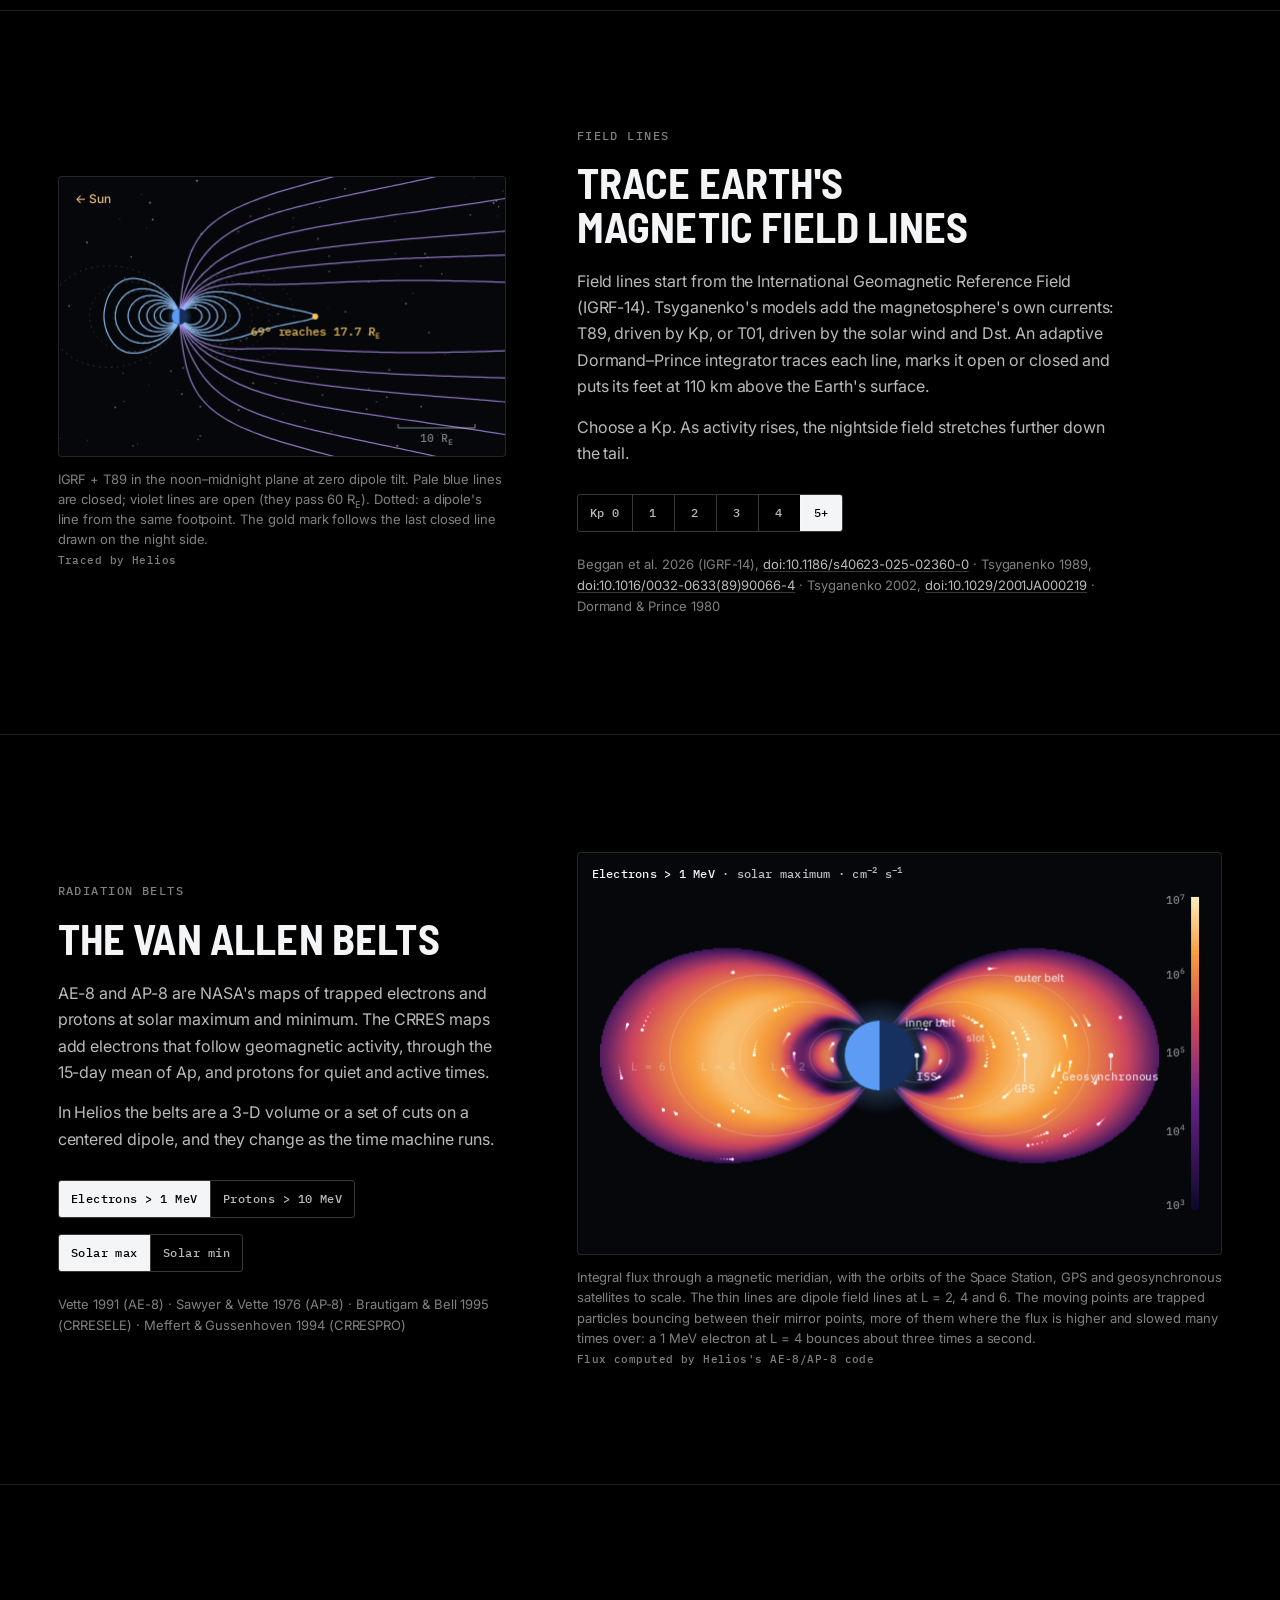
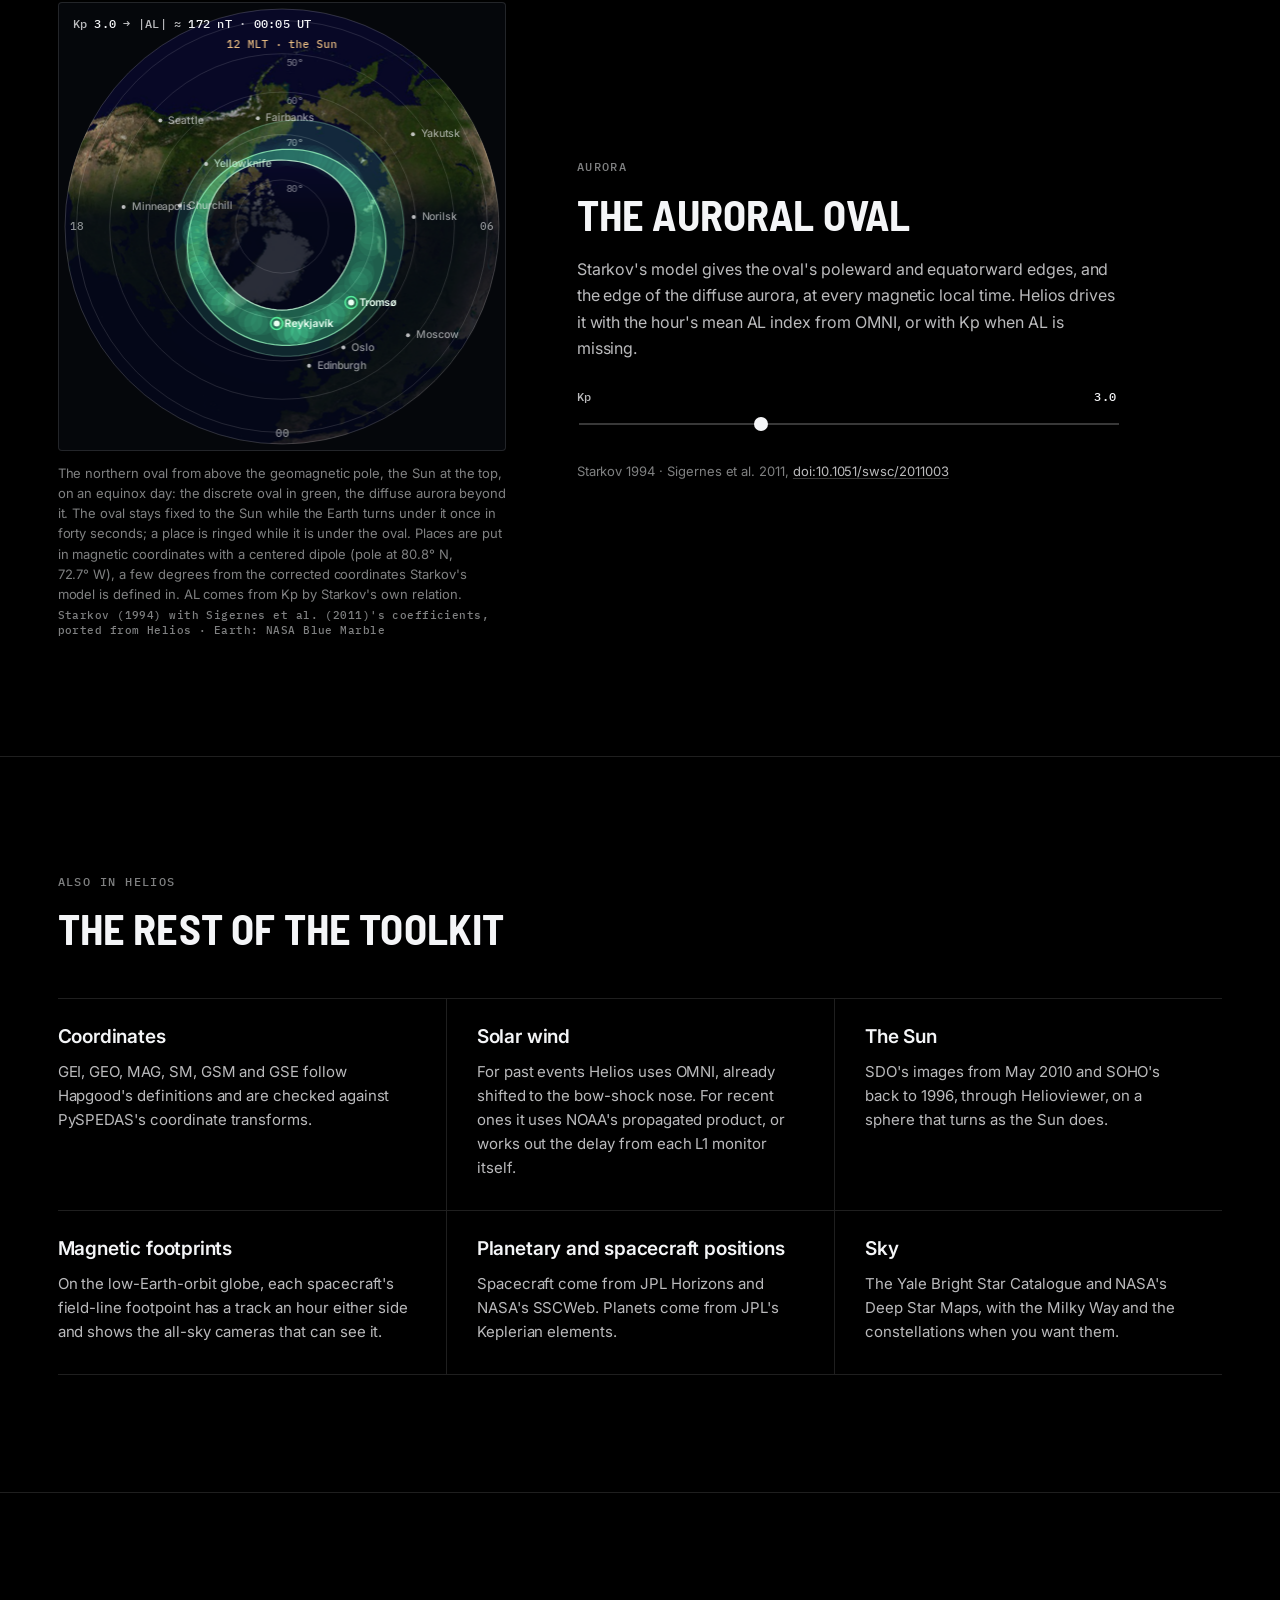
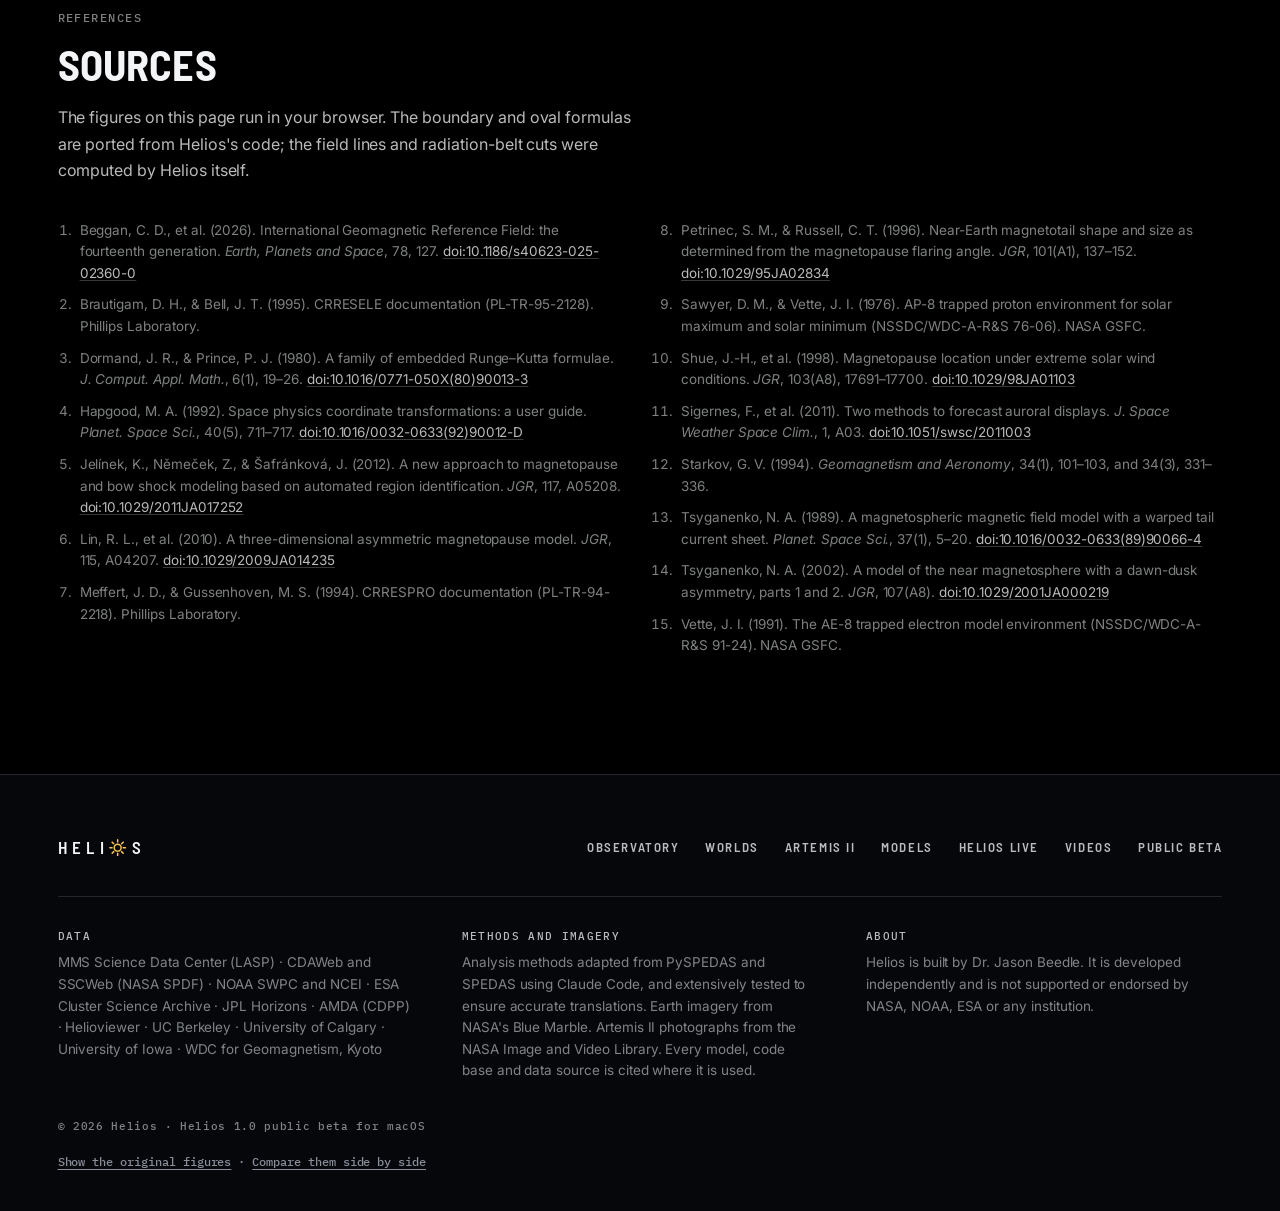
<file: models.html>
<!doctype html>
<html lang="en">
<head>
  <meta charset="utf-8">
  <meta name="viewport" content="width=device-width, initial-scale=1, viewport-fit=cover">
  <title>Helios · The models</title>
  <meta name="description" content="The published models behind Helios's views: the magnetopause and bow shock, IGRF and Tsyganenko field lines, the AE-8/AP-8 radiation belts and the auroral oval, each with a live figure.">
  <meta name="theme-color" content="#000000">
  <meta property="og:type" content="website">
  <meta property="og:title" content="Helios · The models">
  <meta property="og:description" content="The published models behind every view in Helios, with live figures.">
  <meta property="og:image" content="https://j-beedle.github.io/helios-website/assets/img/og-home.jpg">
  <meta property="og:image:width" content="1200">
  <meta property="og:image:height" content="630">
  <meta property="og:image:alt" content="The Helios home page: Earth's magnetosphere with the bow shock, MMS, Cluster and THEMIS, under the title A virtual observatory for the Sun–Earth system">
  <meta property="og:url" content="https://j-beedle.github.io/helios-website/models.html">
  <!-- chrome:meta -->
  <link rel="icon" type="image/png" sizes="32x32" href="assets/img/favicon-32.png">
  <link rel="icon" type="image/png" sizes="64x64" href="assets/img/favicon-64.png">
  <link rel="apple-touch-icon" href="assets/img/apple-touch-icon.png">
  <link rel="preconnect" href="https://fonts.googleapis.com">
  <link rel="preconnect" href="https://fonts.gstatic.com" crossorigin>
  <link rel="stylesheet" href="https://fonts.googleapis.com/css2?family=Barlow+Semi+Condensed:wght@600;700&family=IBM+Plex+Mono:wght@400;500&family=Inter:wght@400;500;600&display=swap">
  <link rel="stylesheet" href="css/site.css?v=41">  <!-- /chrome:meta -->
</head>
<body>
  <a class="skip" href="#main">Skip to content</a>
  <!-- chrome:head -->
  <header class="site-head" id="head">
    <a class="wordmark" href="index.html" aria-label="Helios home"><span aria-hidden="true">HELI</span><svg class="sun" viewBox="-14 -14 28 28" aria-hidden="true"><g stroke="#f7c55c" stroke-width="2.4" stroke-linecap="round" fill="none"><circle r="5.6"/><path d="M0-9V-12.6M0 9V12.6M-9 0H-12.6M9 0H12.6M6.4-6.4L8.9-8.9M-6.4 6.4L-8.9 8.9M6.4 6.4L8.9 8.9M-6.4-6.4L-8.9-8.9"/></g></svg><span aria-hidden="true">S</span></a>
    <nav aria-label="Main">
      <ul class="nav">
        <li><a href="index.html#observatory">Observatory</a></li>
        <li><a href="index.html#fleet">Fleet</a></li>
        <li><a href="index.html#reconnection">Reconnection</a></li>
        <li><a href="worlds.html">Worlds</a></li>
        <li><a href="artemis.html">Artemis II</a></li>
        <li><a href="models.html" aria-current="page">Models</a></li>
        <li><a href="app.html">Helios Live</a></li>
        <li><a href="index.html#learn">Videos</a></li>
        <li><a href="index.html#beta">Beta</a></li>
      </ul>
    </nav>
    <button class="menu-btn" id="menu-btn" aria-label="Menu" aria-expanded="false" aria-controls="drawer"><span></span><span></span><span></span></button>
  </header>
  <div class="scrim" id="scrim"></div>
  <aside class="drawer" id="drawer" aria-label="Menu">
    <p class="group">Pages</p>
    <ul>
      <li><a href="index.html">Home</a></li>
      <li><a href="worlds.html">Other worlds</a></li>
      <li><a href="artemis.html">Artemis II</a></li>
      <li><a href="models.html" aria-current="page">The models</a></li>
      <li><a href="app.html">Helios Live</a></li>
    </ul>
    <p class="group">On the home page</p>
    <ul>
      <li><a href="index.html#observatory">Observatory</a></li>
      <li><a href="index.html#fleet">The fleet</a></li>
      <li><a href="index.html#reconnection">Reconnection</a></li>
      <li><a href="index.html#aurora">Aurora</a></li>
      <li><a href="index.html#analysis">Analysis</a></li>
      <li><a href="index.html#desktop">Designed for Mac</a></li>
      <li><a href="index.html#learn">Videos</a></li>
      <li><a href="index.html#built">Development</a></li>
      <li><a href="index.html#about">About</a></li>
      <li><a href="index.html#beta">Public beta</a></li>
    </ul>
    <p class="small">Helios 1.0 · public beta for macOS</p>
  </aside>  <!-- /chrome:head -->

  <main id="main">
    <section class="panel subhero" id="top" aria-label="The models">
      <div class="media"><canvas data-gfx="classic" id="fig-boundaries" role="img" aria-label="The magnetopause and bow shock for the solar wind set with the sliders"></canvas><canvas data-gfx="new" id="fig-boundaries2" role="img" aria-label="The magnetopause and bow shock for the solar wind set with the sliders, with the solar wind flowing round them and its field draped over the nose"></canvas>
        <p class="caption" data-gfx="classic">Dashed: 2&nbsp;nPa and B<sub>z</sub> = 0, for comparison.</p><p class="caption" data-gfx="new">Dashed: 2&nbsp;nPa and B<sub>z</sub> = 0, for comparison. Streaks: the solar wind, taking the Rankine–Hugoniot jump at the shock. Gold: its field, carried with the flow.</p></div>
      <div class="copy">
        <h1 class="reveal d1">The physics</h1>
        <p class="lede reveal d2">Helios draws the magnetosphere from published models, written from studies and checked against reference code. Below, move the sliders to change the solar wind: the magnetopause and bow shock respond as Shue et al. (1998) and Jelínek et al. (2012) predict.</p>
        <div class="controls reveal d2">
          <div class="slider"><label for="in-pd"><span>Dynamic pressure</span><output id="out-pd">2.0 nPa</output></label>
            <input id="in-pd" type="range" min="-0.3" max="1" step="0.01" value="0.301"></div>
          <div class="slider"><label for="in-bz"><span>IMF B<sub>z</sub></span><output id="out-bz">0.0 nT</output></label>
            <input id="in-bz" type="range" min="-15" max="10" step="0.5" value="0"></div>
        </div>
      </div>
    </section>

    <section class="split" id="boundaries">
      <div class="wrap">
        <div class="copy">
          <span class="eyebrow reveal">Boundaries</span>
          <h2 class="reveal d1">Magnetopause, magnetotail and bow shock</h2>
          <p class="reveal d2">The magnetopause in Helios's views is Lin et al. (2010), a three-dimensional surface that leans with the dipole tilt and dips in at the cusps. Shue et al. (1998) gives the stand-off distance in the readouts. Down the tail, the magnetosphere's surface flares as described by Petrinec &amp; Russell (1996).</p>
          <p class="reveal d2">The bow shock is Jelínek et al. (2012), widening into a Mach cone far downstream. Every boundary follows the solar wind of the moment and turns with the aberration from Earth's orbital motion.</p>
          <p class="cite reveal d2">Lin et al. 2010, <a href="https://doi.org/10.1029/2009JA014235">doi:10.1029/2009JA014235</a> · Shue et al. 1998, <a href="https://doi.org/10.1029/98JA01103">doi:10.1029/98JA01103</a> · Petrinec &amp; Russell 1996, <a href="https://doi.org/10.1029/95JA02834">doi:10.1029/95JA02834</a> · Jelínek et al. 2012, <a href="https://doi.org/10.1029/2011JA017252">doi:10.1029/2011JA017252</a></p>
        </div>
        <figure class="figure reveal d1">
          <div class="frame"><img src="assets/img/magnetosphere-3d.jpg" alt="A tilted 3-D view of the magnetopause and bow shock, with the orbits of MMS, Cluster, THEMIS and the Van Allen Probes" width="1600" height="1221" loading="lazy"></div>
          <figcaption>The magnetopause (gold, with its faint wireframe) and bow shock (dashed) in 3-D, at 13:07 UT on 16 October 2015 for that minute's solar wind, the Sun to the left.<span class="credit">Helios's magnetosphere view · HSO demo</span></figcaption>
        </figure>
      </div>
    </section>

    <section class="split flip" id="field-lines">
      <div class="wrap">
        <div class="copy">
          <span class="eyebrow reveal">Field lines</span>
          <h2 class="reveal d1">Trace Earth's magnetic field lines</h2>
          <p class="reveal d2">Field lines start from the International Geomagnetic Reference Field (IGRF-14). Tsyganenko's models add the magnetosphere's own currents: T89, driven by Kp, or T01, driven by the solar wind and Dst. An adaptive Dormand–Prince integrator traces each line, marks it open or closed and puts its feet at 110&nbsp;km above the Earth's surface.</p>
          <p class="reveal d2">Choose a Kp. As activity rises, the nightside field stretches further down the tail.</p>
          <div class="controls reveal d2">
            <div class="seg" id="seg-kp" role="group" aria-label="Kp">
              <button data-kp="kp0" aria-pressed="false">Kp 0</button><button data-kp="kp1" aria-pressed="false">1</button><button data-kp="kp2" aria-pressed="true">2</button><button data-kp="kp3" aria-pressed="false">3</button><button data-kp="kp4" aria-pressed="false">4</button><button data-kp="kp5" aria-pressed="false">5+</button>
            </div>
          </div>
          <p class="cite reveal d2">Beggan et al. 2026 (IGRF-14), <a href="https://doi.org/10.1186/s40623-025-02360-0">doi:10.1186/s40623-025-02360-0</a> · Tsyganenko 1989, <a href="https://doi.org/10.1016/0032-0633(89)90066-4">doi:10.1016/0032-0633(89)90066-4</a> · Tsyganenko 2002, <a href="https://doi.org/10.1029/2001JA000219">doi:10.1029/2001JA000219</a> · Dormand &amp; Prince 1980</p>
        </div>
        <figure class="figure reveal d1">
          <div class="frame wide"><canvas data-gfx="classic" id="fig-t89" role="img" aria-label="IGRF plus T89 field lines in the noon–midnight plane"></canvas><canvas data-gfx="new" id="fig-t89b" role="img" aria-label="IGRF plus T89 field lines in the noon–midnight plane, moving as Kp changes, beside the dipole's lines from the same footpoints"></canvas></div>
          <figcaption data-gfx="classic">IGRF + T89 in the noon–midnight plane at zero dipole tilt. Pale blue lines are closed; violet lines are open.<span class="credit">Traced by Helios</span></figcaption>
          <figcaption data-gfx="new">IGRF + T89 in the noon–midnight plane at zero dipole tilt. Pale blue lines are closed; violet lines are open (they pass 60&nbsp;R<sub>E</sub>). Dotted: a dipole's line from the same footpoint. The gold mark follows the last closed line drawn on the night side.<span class="credit">Traced by Helios</span></figcaption>
        </figure>
      </div>
    </section>

    <section class="split" id="belts">
      <div class="wrap">
        <div class="copy">
          <span class="eyebrow reveal">Radiation belts</span>
          <h2 class="reveal d1">The Van Allen belts</h2>
          <p class="reveal d2">AE-8 and AP-8 are NASA's maps of trapped electrons and protons at solar maximum and minimum. The CRRES maps add electrons that follow geomagnetic activity, through the 15-day mean of Ap, and protons for quiet and active times.</p>
          <p class="reveal d2">In Helios the belts are a 3-D volume or a set of cuts on a centered dipole, and they change as the time machine runs.</p>
          <div class="controls reveal d2">
            <div class="seg" id="seg-species" role="group" aria-label="Particles">
              <button data-species="electron" aria-pressed="true">Electrons &gt; 1 MeV</button><button data-species="proton" aria-pressed="false">Protons &gt; 10 MeV</button>
            </div>
            <div class="seg" id="seg-solar" role="group" aria-label="Solar cycle">
              <button data-solar="max" aria-pressed="true">Solar max</button><button data-solar="min" aria-pressed="false">Solar min</button>
            </div>
          </div>
          <p class="cite reveal d2">Vette 1991 (AE-8) · Sawyer &amp; Vette 1976 (AP-8) · Brautigam &amp; Bell 1995 (CRRESELE) · Meffert &amp; Gussenhoven 1994 (CRRESPRO)</p>
        </div>
        <figure class="figure reveal d1">
          <div class="frame wide"><canvas data-gfx="classic" id="fig-belts" role="img" aria-label="A cut through the radiation belts in a magnetic meridian"></canvas><canvas data-gfx="new" id="fig-belts2" role="img" aria-label="A cut through the radiation belts in a magnetic meridian, with the orbits that cross them and trapped particles bouncing along the field"></canvas><p class="readout" id="belts-readout"></p></div>
          <figcaption data-gfx="classic">Integral flux through a magnetic meridian. The thin lines are dipole field lines at L = 2, 4 and 6.<span class="credit">Computed by Helios's AE-8/AP-8 code</span></figcaption>
          <figcaption data-gfx="new">Integral flux through a magnetic meridian, with the orbits of the Space Station, GPS and geosynchronous satellites to scale. The thin lines are dipole field lines at L = 2, 4 and 6. The moving points are trapped particles bouncing between their mirror points, more of them where the flux is higher and slowed many times over: a 1&nbsp;MeV electron at L&nbsp;=&nbsp;4 bounces about three times a second.<span class="credit">Flux computed by Helios's AE-8/AP-8 code</span></figcaption>
        </figure>
      </div>
    </section>

    <section class="split flip" id="aurora">
      <div class="wrap">
        <div class="copy">
          <span class="eyebrow reveal">Aurora</span>
          <h2 class="reveal d1">The auroral oval</h2>
          <p class="reveal d2">Starkov's model gives the oval's poleward and equatorward edges, and the edge of the diffuse aurora, at every magnetic local time. Helios drives it with the hour's mean AL index from OMNI, or with Kp when AL is missing.</p>
          <div class="controls reveal d2">
            <div class="slider"><label for="in-kp-oval"><span>Kp</span><output id="out-kp-oval">3.0</output></label>
              <input id="in-kp-oval" type="range" min="0" max="9" step="0.1" value="3"></div>
          </div>
          <p class="cite reveal d2">Starkov 1994 · Sigernes et al. 2011, <a href="https://doi.org/10.1051/swsc/2011003">doi:10.1051/swsc/2011003</a></p>
        </div>
        <figure class="figure reveal d1">
          <div class="frame square"><canvas data-gfx="classic" id="fig-oval" role="img" aria-label="The northern auroral oval"></canvas><canvas data-gfx="new" id="fig-oval2" role="img" aria-label="The northern auroral oval over the turning Earth, seen from above the geomagnetic pole"></canvas><p class="readout" id="oval-readout"></p></div>
          <figcaption data-gfx="classic">The northern oval seen from above, noon at the top: the discrete oval in green, the diffuse aurora beyond it. AL comes from Kp by Starkov's own relation.<span class="credit">Starkov (1994) with Sigernes et al. (2011)'s coefficients, ported from Helios</span></figcaption>
          <figcaption data-gfx="new">The northern oval from above the geomagnetic pole, the Sun at the top, on an equinox day: the discrete oval in green, the diffuse aurora beyond it. The oval stays fixed to the Sun while the Earth turns under it once in forty seconds; a place is ringed while it is under the oval. Places are put in magnetic coordinates with a centered dipole (pole at 80.8°&nbsp;N, 72.7°&nbsp;W), a few degrees from the corrected coordinates Starkov's model is defined in. AL comes from Kp by Starkov's own relation.<span class="credit">Starkov (1994) with Sigernes et al. (2011)'s coefficients, ported from Helios · Earth: NASA Blue Marble</span></figcaption>
        </figure>
      </div>
    </section>

    <section class="split" id="also">
      <div class="section-head">
        <span class="eyebrow reveal">Also in Helios</span>
        <h2 class="reveal d1">The rest of the toolkit</h2>
      </div>
      <div class="grid-cards">
        <div class="reveal"><h3>Coordinates</h3><p>GEI, GEO, MAG, SM, GSM and GSE follow Hapgood's definitions and are checked against PySPEDAS's coordinate transforms.</p></div>
        <div class="reveal d1"><h3>Solar wind</h3><p>For past events Helios uses OMNI, already shifted to the bow-shock nose. For recent ones it uses NOAA's propagated product, or works out the delay from each L1 monitor itself.</p></div>
        <div class="reveal d2"><h3>The Sun</h3><p>SDO's images from May 2010 and SOHO's back to 1996, through Helioviewer, on a sphere that turns as the Sun does.</p></div>
        <div class="reveal"><h3>Magnetic footprints</h3><p>On the low-Earth-orbit globe, each spacecraft's field-line footpoint has a track an hour either side and shows the all-sky cameras that can see it.</p></div>
        <div class="reveal d1"><h3>Planetary and spacecraft positions</h3><p>Spacecraft come from JPL Horizons and NASA's SSCWeb. Planets come from JPL's Keplerian elements.</p></div>
        <div class="reveal d2"><h3>Sky</h3><p>The Yale Bright Star Catalogue and NASA's Deep Star Maps, with the Milky Way and the constellations when you want them.</p></div>
      </div>
    </section>

    <section class="split" id="refs">
      <div class="section-head">
        <span class="eyebrow reveal">References</span>
        <h2 class="reveal d1">Sources</h2>
        <p class="reveal d2">The figures on this page run in your browser. The boundary and oval formulas are ported from Helios's code; the field lines and radiation-belt cuts were computed by Helios itself.</p>
      </div>
      <ol class="refs">
        <li>Beggan, C. D., et al. (2026). International Geomagnetic Reference Field: the fourteenth generation. <i>Earth, Planets and Space</i>, 78, 127. <a href="https://doi.org/10.1186/s40623-025-02360-0">doi:10.1186/s40623-025-02360-0</a></li>
        <li>Brautigam, D. H., &amp; Bell, J. T. (1995). CRRESELE documentation (PL-TR-95-2128). Phillips Laboratory.</li>
        <li>Dormand, J. R., &amp; Prince, P. J. (1980). A family of embedded Runge–Kutta formulae. <i>J. Comput. Appl. Math.</i>, 6(1), 19–26. <a href="https://doi.org/10.1016/0771-050X(80)90013-3">doi:10.1016/0771-050X(80)90013-3</a></li>
        <li>Hapgood, M. A. (1992). Space physics coordinate transformations: a user guide. <i>Planet. Space Sci.</i>, 40(5), 711–717. <a href="https://doi.org/10.1016/0032-0633(92)90012-D">doi:10.1016/0032-0633(92)90012-D</a></li>
        <li>Jelínek, K., Němeček, Z., &amp; Šafránková, J. (2012). A new approach to magnetopause and bow shock modeling based on automated region identification. <i>JGR</i>, 117, A05208. <a href="https://doi.org/10.1029/2011JA017252">doi:10.1029/2011JA017252</a></li>
        <li>Lin, R. L., et al. (2010). A three-dimensional asymmetric magnetopause model. <i>JGR</i>, 115, A04207. <a href="https://doi.org/10.1029/2009JA014235">doi:10.1029/2009JA014235</a></li>
        <li>Meffert, J. D., &amp; Gussenhoven, M. S. (1994). CRRESPRO documentation (PL-TR-94-2218). Phillips Laboratory.</li>
        <li>Petrinec, S. M., &amp; Russell, C. T. (1996). Near-Earth magnetotail shape and size as determined from the magnetopause flaring angle. <i>JGR</i>, 101(A1), 137–152. <a href="https://doi.org/10.1029/95JA02834">doi:10.1029/95JA02834</a></li>
        <li>Sawyer, D. M., &amp; Vette, J. I. (1976). AP-8 trapped proton environment for solar maximum and solar minimum (NSSDC/WDC-A-R&amp;S 76-06). NASA GSFC.</li>
        <li>Shue, J.-H., et al. (1998). Magnetopause location under extreme solar wind conditions. <i>JGR</i>, 103(A8), 17691–17700. <a href="https://doi.org/10.1029/98JA01103">doi:10.1029/98JA01103</a></li>
        <li>Sigernes, F., et al. (2011). Two methods to forecast auroral displays. <i>J. Space Weather Space Clim.</i>, 1, A03. <a href="https://doi.org/10.1051/swsc/2011003">doi:10.1051/swsc/2011003</a></li>
        <li>Starkov, G. V. (1994). <i>Geomagnetism and Aeronomy</i>, 34(1), 101–103, and 34(3), 331–336.</li>
        <li>Tsyganenko, N. A. (1989). A magnetospheric magnetic field model with a warped tail current sheet. <i>Planet. Space Sci.</i>, 37(1), 5–20. <a href="https://doi.org/10.1016/0032-0633(89)90066-4">doi:10.1016/0032-0633(89)90066-4</a></li>
        <li>Tsyganenko, N. A. (2002). A model of the near magnetosphere with a dawn-dusk asymmetry, parts 1 and 2. <i>JGR</i>, 107(A8). <a href="https://doi.org/10.1029/2001JA000219">doi:10.1029/2001JA000219</a></li>
        <li>Vette, J. I. (1991). The AE-8 trapped electron model environment (NSSDC/WDC-A-R&amp;S 91-24). NASA GSFC.</li>
      </ol>
    </section>
  </main>

  <!-- chrome:foot -->
  <footer class="site-foot" id="credits">
    <div class="row">
      <a class="wordmark" href="index.html" aria-label="Helios home"><span aria-hidden="true">HELI</span><svg class="sun" viewBox="-14 -14 28 28" aria-hidden="true"><g stroke="#f7c55c" stroke-width="2.4" stroke-linecap="round" fill="none"><circle r="5.6"/><path d="M0-9V-12.6M0 9V12.6M-9 0H-12.6M9 0H12.6M6.4-6.4L8.9-8.9M-6.4 6.4L-8.9 8.9M6.4 6.4L8.9 8.9M-6.4-6.4L-8.9-8.9"/></g></svg><span aria-hidden="true">S</span></a>
      <nav aria-label="Footer">
        <a href="index.html#observatory">Observatory</a>
        <a href="worlds.html">Worlds</a>
        <a href="artemis.html">Artemis II</a>
        <a href="models.html">Models</a>
        <a href="app.html">Helios Live</a>
        <a href="index.html#learn">Videos</a>
        <a href="index.html#beta">Public beta</a>
      </nav>
    </div>
    <div class="credits">
      <div>
        <h4>Data</h4>
        <p>MMS Science Data Center (LASP) · CDAWeb and SSCWeb (NASA SPDF) · NOAA SWPC and NCEI · ESA Cluster Science Archive · JPL Horizons · AMDA (CDPP) · Helioviewer · UC Berkeley · University of Calgary · University of Iowa · WDC for Geomagnetism, Kyoto</p>
      </div>
      <div>
        <h4>Methods and imagery</h4>
        <p>Analysis methods adapted from PySPEDAS and SPEDAS using Claude Code, and extensively tested to ensure accurate translations. Earth imagery from NASA's Blue Marble. Artemis II photographs from the NASA Image and Video Library. Every model, code base and data source is cited where it is used.</p>
      </div>
      <div>
        <h4>About</h4>
        <p>Helios is built by Dr. Jason Beedle. It is developed independently and is not supported or endorsed by NASA, NOAA, ESA or any institution.</p>
      </div>
    </div>
    <p class="fine">© 2026 Helios · Helios 1.0 public beta for macOS</p>
  </footer>  <!-- /chrome:foot -->

  <script src="js/site.js?v=36"></script>
  <script src="js/gfx/switch.js?v=40" data-new="js/figkit.js js/gfx/core.js js/gfx/meridian.js js/gfx/models.js" data-classic="js/figkit.js js/models.js"></script>
</body>
</html>
</file>
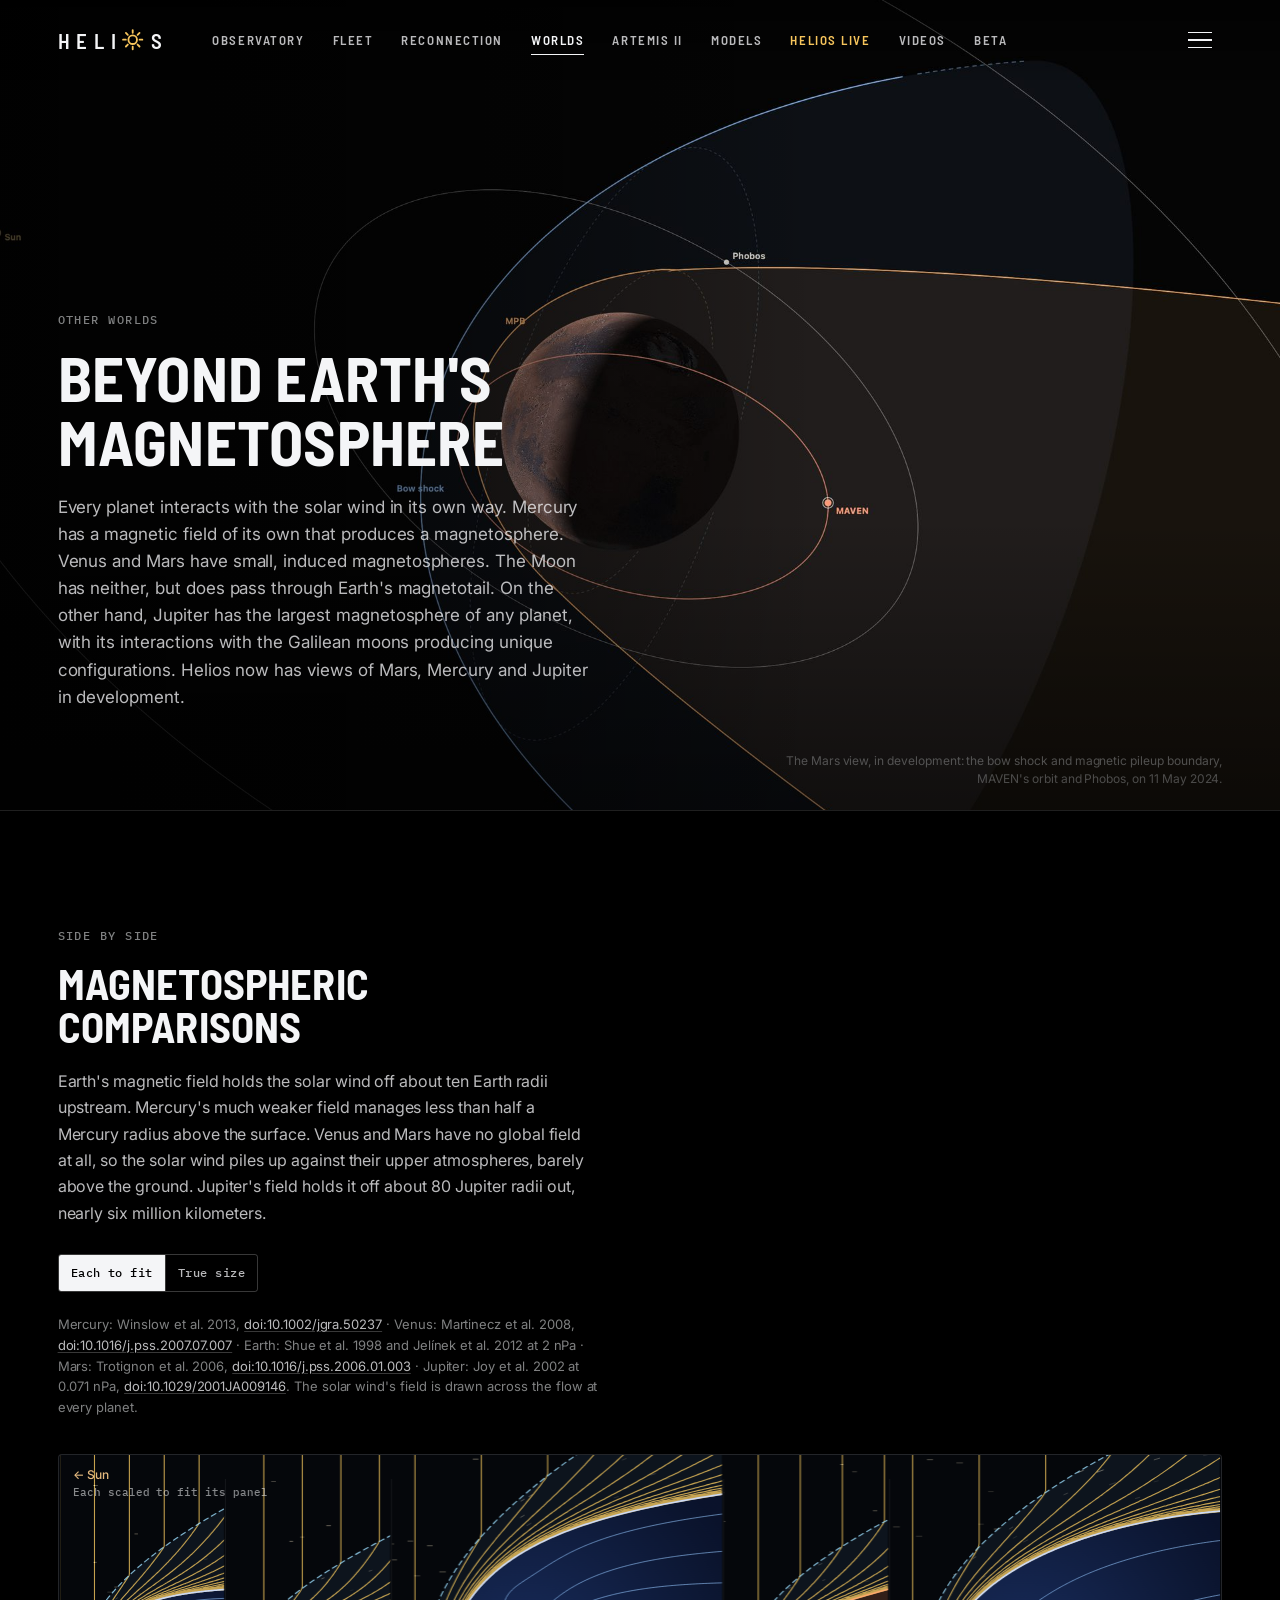
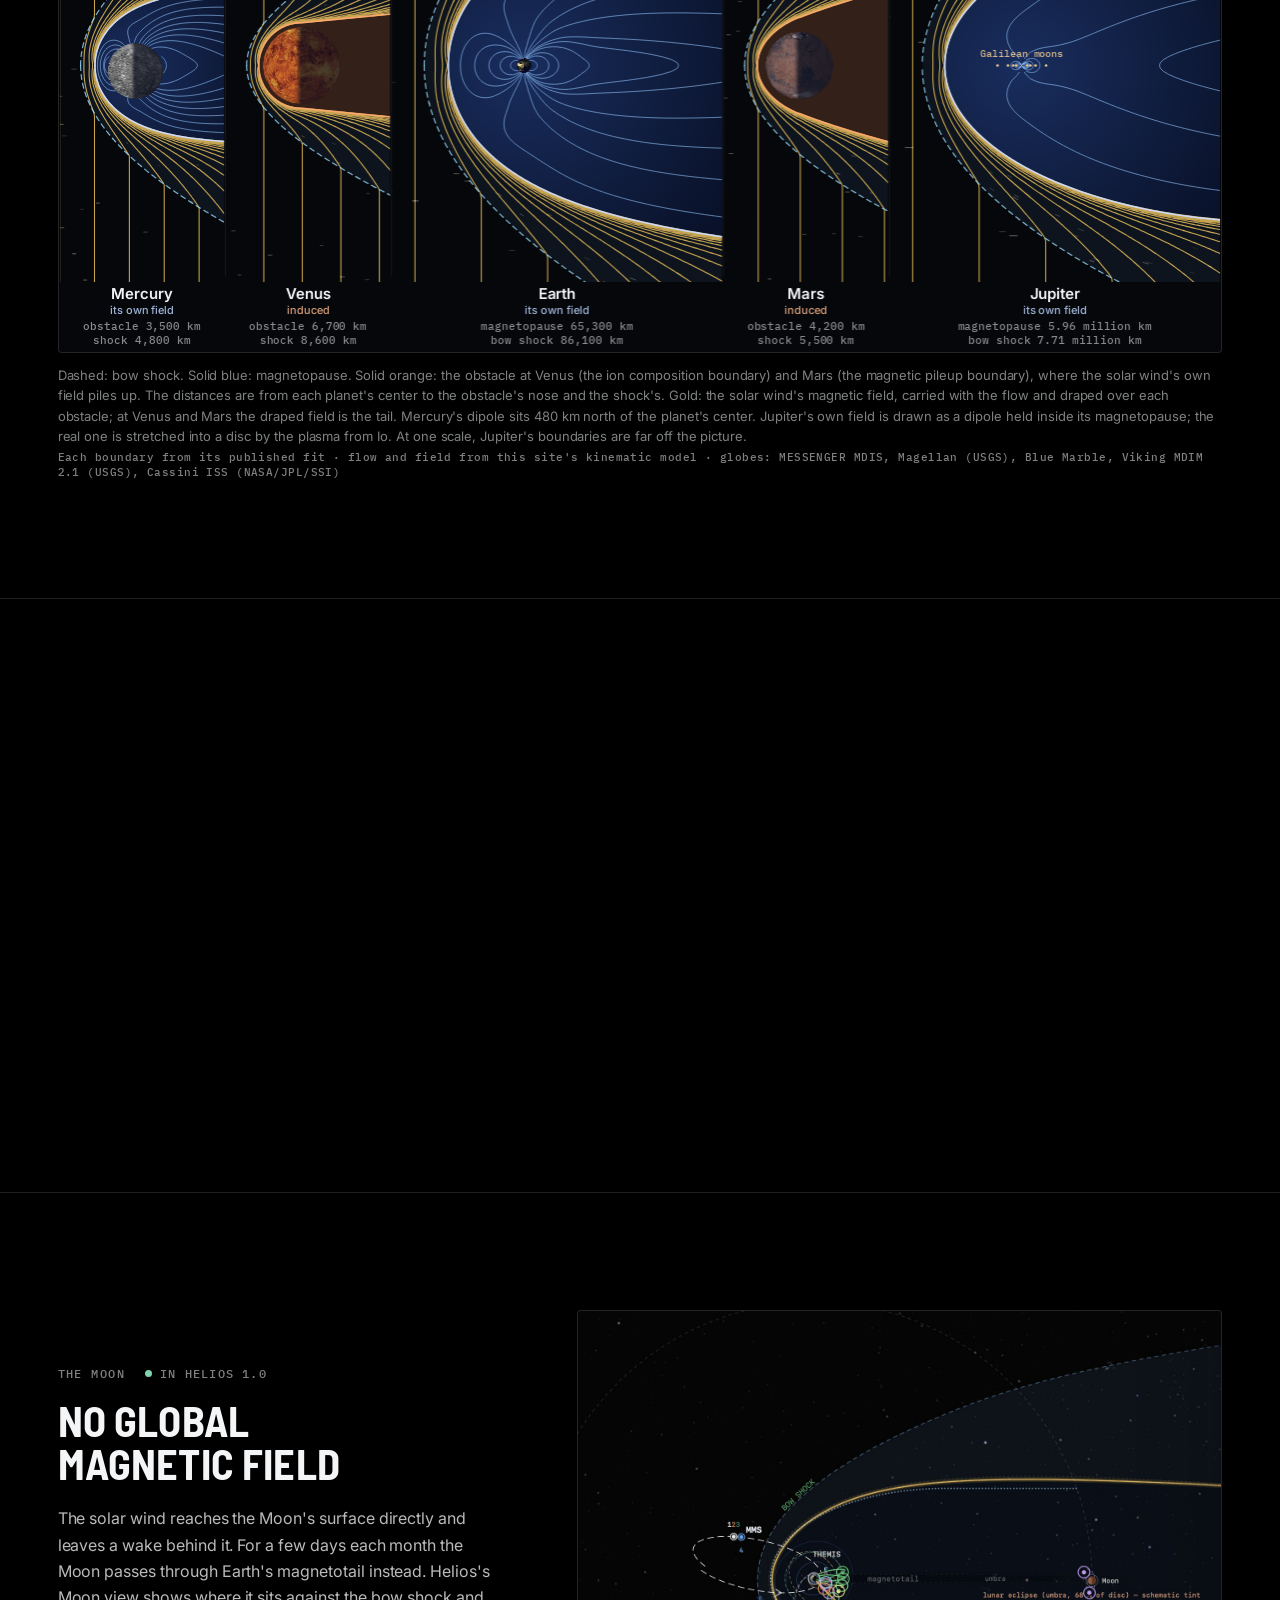
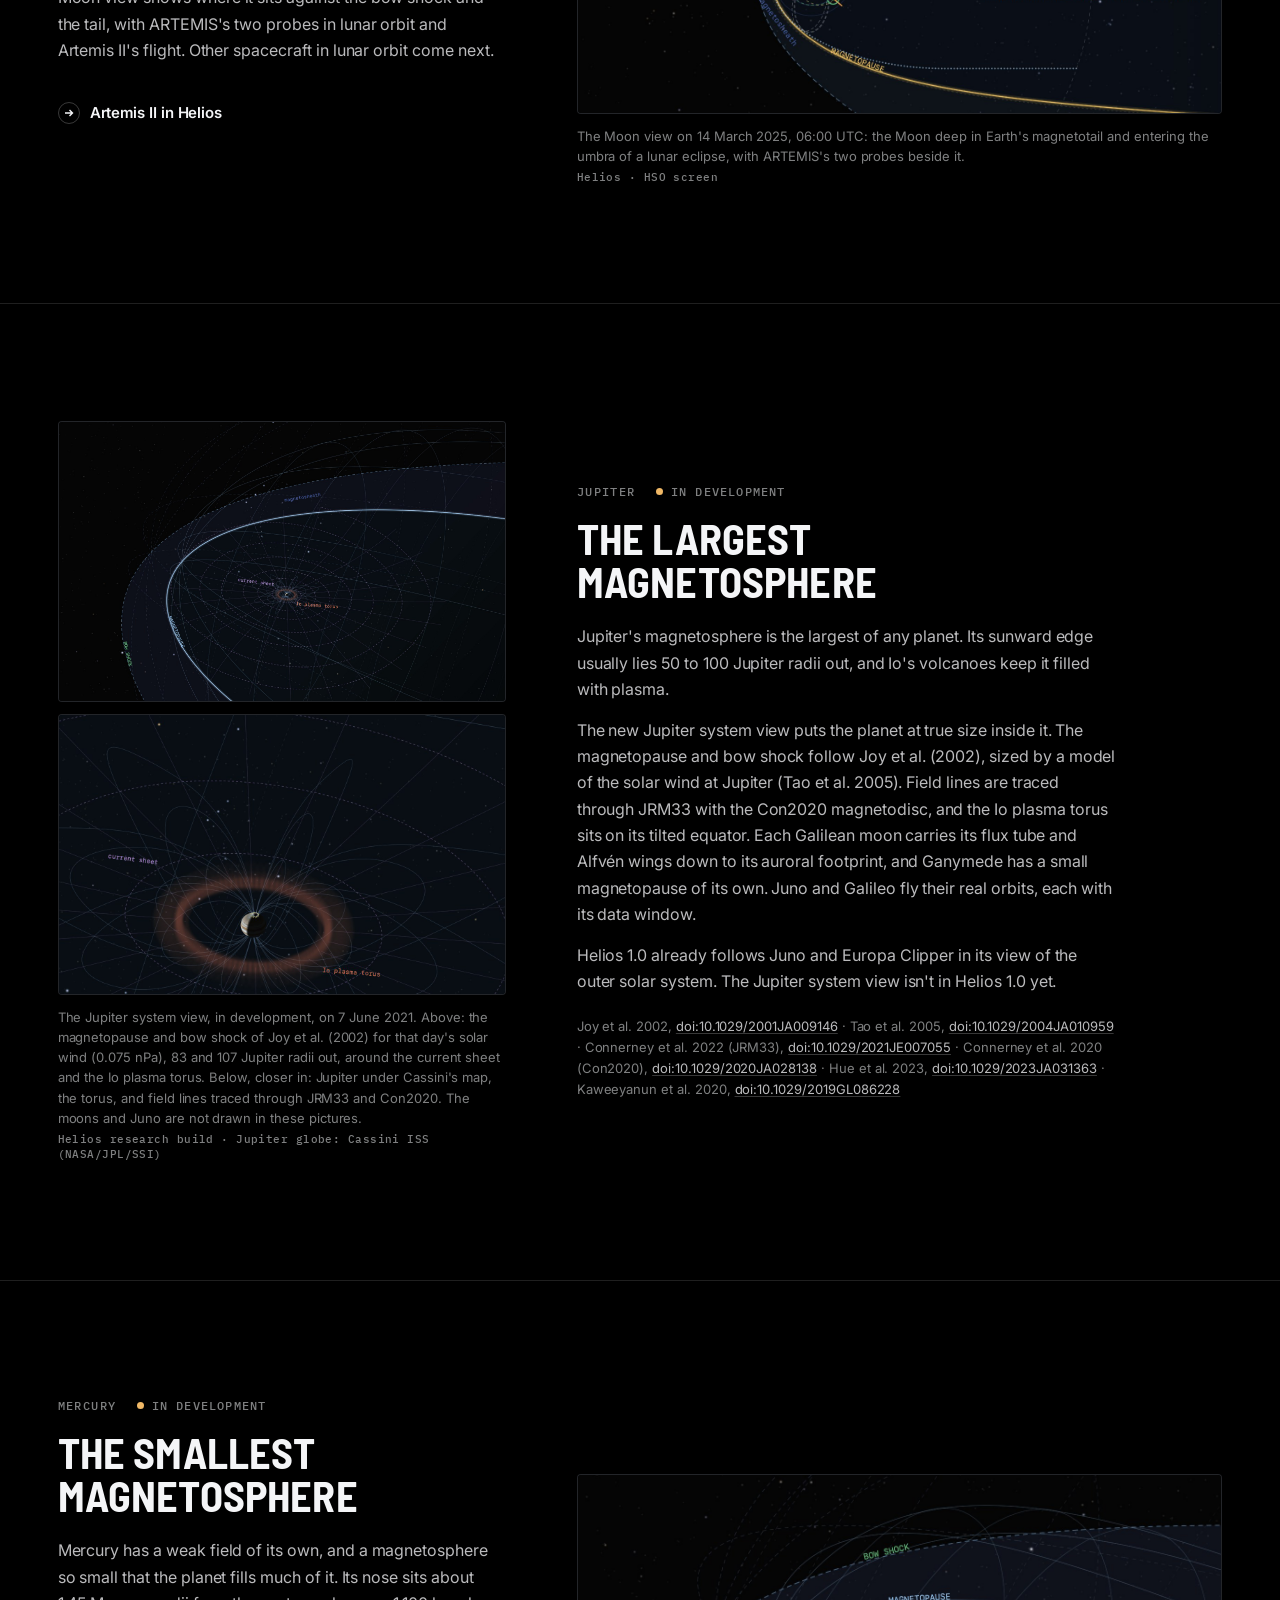
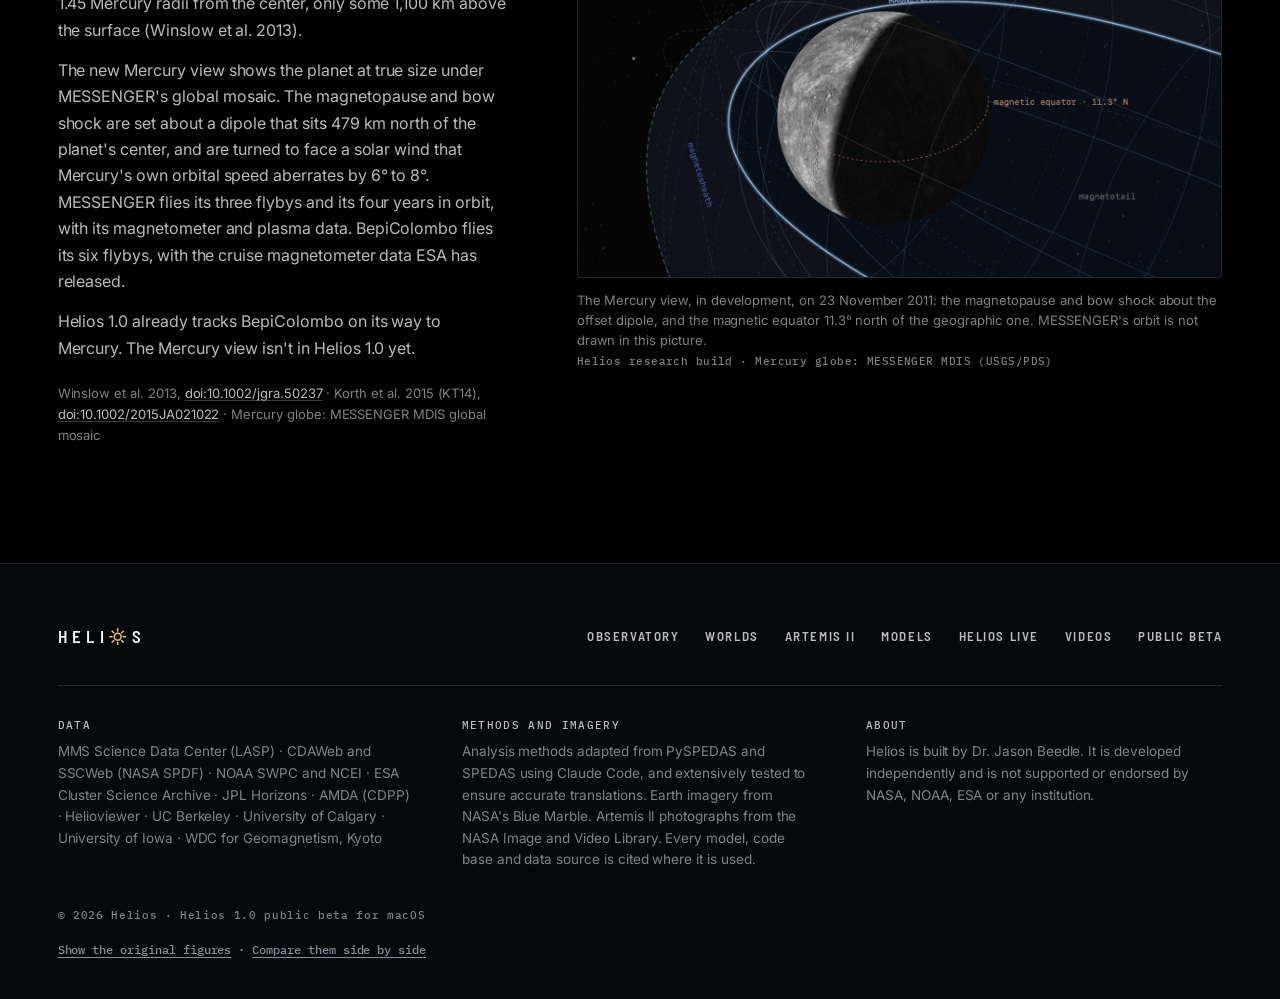
<file: worlds.html>
<!doctype html>
<html lang="en">
<head>
  <meta charset="utf-8">
  <meta name="viewport" content="width=device-width, initial-scale=1, viewport-fit=cover">
  <title>Helios · Other worlds</title>
  <meta name="description" content="Beyond Earth's magnetosphere: Mars, the Moon, Jupiter and Mercury in Helios, from the views available today to the ones in development.">
  <meta name="theme-color" content="#000000">
  <meta property="og:type" content="website">
  <meta property="og:title" content="Helios · Other worlds">
  <meta property="og:description" content="Mars, the Moon, Jupiter and Mercury in Helios.">
  <meta property="og:image" content="https://j-beedle.github.io/helios-website/assets/img/og-home.jpg">
  <meta property="og:image:width" content="1200">
  <meta property="og:image:height" content="630">
  <meta property="og:image:alt" content="The Helios home page: Earth's magnetosphere with the bow shock, MMS, Cluster and THEMIS, under the title A virtual observatory for the Sun–Earth system">
  <meta property="og:url" content="https://j-beedle.github.io/helios-website/worlds.html">
  <!-- chrome:meta -->
  <link rel="icon" type="image/png" sizes="32x32" href="assets/img/favicon-32.png">
  <link rel="icon" type="image/png" sizes="64x64" href="assets/img/favicon-64.png">
  <link rel="apple-touch-icon" href="assets/img/apple-touch-icon.png">
  <link rel="preconnect" href="https://fonts.googleapis.com">
  <link rel="preconnect" href="https://fonts.gstatic.com" crossorigin>
  <link rel="stylesheet" href="https://fonts.googleapis.com/css2?family=Barlow+Semi+Condensed:wght@600;700&family=IBM+Plex+Mono:wght@400;500&family=Inter:wght@400;500;600&display=swap">
  <link rel="stylesheet" href="css/site.css?v=41">  <!-- /chrome:meta -->
</head>
<body>
  <a class="skip" href="#main">Skip to content</a>
  <!-- chrome:head -->
  <header class="site-head" id="head">
    <a class="wordmark" href="index.html" aria-label="Helios home"><span aria-hidden="true">HELI</span><svg class="sun" viewBox="-14 -14 28 28" aria-hidden="true"><g stroke="#f7c55c" stroke-width="2.4" stroke-linecap="round" fill="none"><circle r="5.6"/><path d="M0-9V-12.6M0 9V12.6M-9 0H-12.6M9 0H12.6M6.4-6.4L8.9-8.9M-6.4 6.4L-8.9 8.9M6.4 6.4L8.9 8.9M-6.4-6.4L-8.9-8.9"/></g></svg><span aria-hidden="true">S</span></a>
    <nav aria-label="Main">
      <ul class="nav">
        <li><a href="index.html#observatory">Observatory</a></li>
        <li><a href="index.html#fleet">Fleet</a></li>
        <li><a href="index.html#reconnection">Reconnection</a></li>
        <li><a href="worlds.html" aria-current="page">Worlds</a></li>
        <li><a href="artemis.html">Artemis II</a></li>
        <li><a href="models.html">Models</a></li>
        <li><a href="app.html">Helios Live</a></li>
        <li><a href="index.html#learn">Videos</a></li>
        <li><a href="index.html#beta">Beta</a></li>
      </ul>
    </nav>
    <button class="menu-btn" id="menu-btn" aria-label="Menu" aria-expanded="false" aria-controls="drawer"><span></span><span></span><span></span></button>
  </header>
  <div class="scrim" id="scrim"></div>
  <aside class="drawer" id="drawer" aria-label="Menu">
    <p class="group">Pages</p>
    <ul>
      <li><a href="index.html">Home</a></li>
      <li><a href="worlds.html" aria-current="page">Other worlds</a></li>
      <li><a href="artemis.html">Artemis II</a></li>
      <li><a href="models.html">The models</a></li>
      <li><a href="app.html">Helios Live</a></li>
    </ul>
    <p class="group">On the home page</p>
    <ul>
      <li><a href="index.html#observatory">Observatory</a></li>
      <li><a href="index.html#fleet">The fleet</a></li>
      <li><a href="index.html#reconnection">Reconnection</a></li>
      <li><a href="index.html#aurora">Aurora</a></li>
      <li><a href="index.html#analysis">Analysis</a></li>
      <li><a href="index.html#desktop">Designed for Mac</a></li>
      <li><a href="index.html#learn">Videos</a></li>
      <li><a href="index.html#built">Development</a></li>
      <li><a href="index.html#about">About</a></li>
      <li><a href="index.html#beta">Public beta</a></li>
    </ul>
    <p class="small">Helios 1.0 · public beta for macOS</p>
  </aside>  <!-- /chrome:head -->

  <main id="main">
    <section class="panel subhero" id="top" aria-label="Other worlds">
      <div class="media"><img src="assets/img/mars-view.jpg" alt="Helios's Mars view: Mars inside its bow shock and magnetic pileup boundary, with MAVEN's orbit and Phobos" decoding="async">
        <p class="caption">The Mars view, in development: the bow shock and magnetic pileup boundary, MAVEN's orbit and Phobos, on 11 May 2024.</p></div>
      <div class="copy">
        <span class="eyebrow reveal">Other worlds</span>
        <h1 class="reveal d1">Beyond Earth's magnetosphere</h1>
        <p class="lede reveal d2">Every planet interacts with the solar wind in its own way. Mercury has a magnetic field of its own that produces a magnetosphere. Venus and Mars have small, induced magnetospheres. The Moon has neither, but does pass through Earth's magnetotail. On the other hand, Jupiter has the largest magnetosphere of any planet, with its interactions with the Galilean moons producing unique configurations. Helios now has views of Mars, Mercury and Jupiter in development.</p>
      </div>
    </section>

    <section class="split" id="scale">
      <div class="wrap">
        <div class="copy">
          <span class="eyebrow reveal">Side by side</span>
          <h2 class="reveal d1">Magnetospheric comparisons</h2>
          <p class="reveal d2">Earth's magnetic field holds the solar wind off about ten Earth radii upstream. Mercury's much weaker field manages less than half a Mercury radius above the surface. Venus and Mars have no global field at all, so the solar wind piles up against their upper atmospheres, barely above the ground.<span data-gfx="new"> Jupiter's field holds it off about 80 Jupiter radii out, nearly six million kilometers.</span></p>
          <div class="controls reveal d2">
            <div class="seg" id="seg-scale" role="group" aria-label="Scale">
              <button data-mode="radii" aria-pressed="true">Each to fit</button><button data-mode="km" aria-pressed="false">True size</button>
            </div>
          </div>
          <p class="cite reveal d2" data-gfx="classic">Subsolar distances as Helios draws them: Mercury, Winslow et al. 2013 · Venus, Martinecz et al. 2008 · Earth, Shue et al. 1998 and Jelínek et al. 2012 at 2&nbsp;nPa · Mars, Vignes et al. 2000. The shapes are schematic.</p>
          <p class="cite reveal d2" data-gfx="new">Mercury: Winslow et al. 2013, <a href="https://doi.org/10.1002/jgra.50237">doi:10.1002/jgra.50237</a> · Venus: Martinecz et al. 2008, <a href="https://doi.org/10.1016/j.pss.2007.07.007">doi:10.1016/j.pss.2007.07.007</a> · Earth: Shue et al. 1998 and Jelínek et al. 2012 at 2&nbsp;nPa · Mars: Trotignon et al. 2006, <a href="https://doi.org/10.1016/j.pss.2006.01.003">doi:10.1016/j.pss.2006.01.003</a> · Jupiter: Joy et al. 2002 at 0.071&nbsp;nPa, <a href="https://doi.org/10.1029/2001JA009146">doi:10.1029/2001JA009146</a>. The solar wind's field is drawn across the flow at every planet.</p>
        </div>
        <figure class="figure reveal d1">
          <div class="frame wide"><canvas data-gfx="classic" id="fig-scale" role="img" aria-label="The magnetospheres of Mercury, Venus, Earth and Mars compared"></canvas><canvas data-gfx="new" id="fig-worlds" role="img" aria-label="The magnetospheres of Mercury, Venus, Earth, Mars and Jupiter compared, with the solar wind flowing round each and its magnetic field draping over them"></canvas></div>
          <figcaption data-gfx="classic">Dashed: bow shock. Solid blue: magnetopause. Solid orange: Mars's magnetic pileup boundary.<span class="credit">Distances from Helios's research build</span></figcaption>
          <figcaption data-gfx="new">Dashed: bow shock. Solid blue: magnetopause. Solid orange: the obstacle at Venus (the ion composition boundary) and Mars (the magnetic pileup boundary), where the solar wind's own field piles up. The distances are from each planet's center to the obstacle's nose and the shock's. Gold: the solar wind's magnetic field, carried with the flow and draped over each obstacle; at Venus and Mars the draped field is the tail. Mercury's dipole sits 480&nbsp;km north of the planet's center. Jupiter's own field is drawn as a dipole held inside its magnetopause; the real one is stretched into a disc by the plasma from Io. At one scale, Jupiter's boundaries are far off the picture.<span class="credit">Each boundary from its published fit · flow and field from this site's kinematic model · globes: MESSENGER MDIS, Magellan (USGS), Blue Marble, Viking MDIM 2.1 (USGS), Cassini ISS (NASA/JPL/SSI)</span></figcaption>
        </figure>
      </div>
    </section>

    <section class="split flip" id="mars">
      <div class="wrap">
        <div class="copy">
          <div class="tags reveal"><span class="eyebrow">Mars</span><span class="status dev">In development</span></div>
          <h2 class="reveal d1">From orbit to the rovers</h2>
          <p class="reveal d2">The new Mars view sets MAVEN, the Mars Reconnaissance Orbiter, Tianwen-1, Phobos and Deimos around Mars, inside the bow shock of Gruesbeck et al. (2018) and the magnetic pileup boundary of Trotignon et al. (2006). Tianwen-1 brings its magnetometer data.</p>
          <p class="reveal d2">On the ground, Perseverance and Curiosity sit on their real traverses, each with that sol's raw images, and HiRISE footprints show where the orbiters have looked. The view isn't in Helios 1.0 yet.</p>
          <p class="cite reveal d2">Gruesbeck et al. 2018, <a href="https://doi.org/10.1029/2018JA025366">doi:10.1029/2018JA025366</a> · Trotignon et al. 2006, <a href="https://doi.org/10.1016/j.pss.2006.01.003">doi:10.1016/j.pss.2006.01.003</a> · Mars globe: Viking MDIM 2.1 (USGS)</p>
        </div>
        <figure class="figure reveal d1">
          <div class="frame"><img src="assets/img/mars-rover.jpg" alt="Perseverance in Jezero crater on sol 2,022, with a grid of the day's raw images" loading="lazy"></div>
          <figcaption>Perseverance on sol 2,022, with the day's raw images.<span class="credit">Helios research build · rover traverse from NASA MMGIS</span></figcaption>
        </figure>
      </div>
    </section>

    <section class="split" id="moon">
      <div class="wrap">
        <div class="copy">
          <div class="tags reveal"><span class="eyebrow">The Moon</span><span class="status ok">In Helios 1.0</span></div>
          <h2 class="reveal d1">No global magnetic field</h2>
          <p class="reveal d2">The solar wind reaches the Moon's surface directly and leaves a wake behind it. For a few days each month the Moon passes through Earth's magnetotail instead. Helios's Moon view shows where it sits against the bow shock and the tail, with ARTEMIS's two probes in lunar orbit and Artemis II's flight. Other spacecraft in lunar orbit come next.</p>
          <div class="actions reveal d2">
            <a class="link" href="artemis.html"><span class="ring"><svg viewBox="0 0 10 10" aria-hidden="true"><path d="M1 5h7M5.5 2l3 3-3 3" stroke="currentColor" stroke-width="1.4" fill="none"/></svg></span>Artemis II in Helios</a>
          </div>
        </div>
        <figure class="figure reveal d1">
          <div class="frame"><img src="assets/img/moon-view-2025.jpg" width="1520" height="950" alt="Helios's Moon view on 14 March 2025: the Moon in Earth's magnetotail during a lunar eclipse, with ARTEMIS's two probes beside it, and MMS and THEMIS near Earth inside the magnetopause and bow shock" loading="lazy"></div>
          <figcaption>The Moon view on 14 March 2025, 06:00 UTC: the Moon deep in Earth's magnetotail and entering the umbra of a lunar eclipse, with ARTEMIS's two probes beside it.<span class="credit">Helios · HSO screen</span></figcaption>
        </figure>
      </div>
    </section>

    <section class="split flip" id="jupiter">
      <div class="wrap">
        <div class="copy">
          <div class="tags reveal"><span class="eyebrow">Jupiter</span><span class="status dev">In development</span></div>
          <h2 class="reveal d1">The largest magnetosphere</h2>
          <p class="reveal d2">Jupiter's magnetosphere is the largest of any planet. Its sunward edge usually lies 50 to 100 Jupiter radii out, and Io's volcanoes keep it filled with plasma.</p>
          <p class="reveal d2">The new Jupiter system view puts the planet at true size inside it. The magnetopause and bow shock follow Joy et al. (2002), sized by a model of the solar wind at Jupiter (Tao et al. 2005). Field lines are traced through JRM33 with the Con2020 magnetodisc, and the Io plasma torus sits on its tilted equator. Each Galilean moon carries its flux tube and Alfvén wings down to its auroral footprint, and Ganymede has a small magnetopause of its own. Juno and Galileo fly their real orbits, each with its data window.</p>
          <p class="reveal d2">Helios 1.0 already follows Juno and Europa Clipper in its view of the outer solar system. The Jupiter system view isn't in Helios 1.0 yet.</p>
          <p class="cite reveal d2">Joy et al. 2002, <a href="https://doi.org/10.1029/2001JA009146">doi:10.1029/2001JA009146</a> · Tao et al. 2005, <a href="https://doi.org/10.1029/2004JA010959">doi:10.1029/2004JA010959</a> · Connerney et al. 2022 (JRM33), <a href="https://doi.org/10.1029/2021JE007055">doi:10.1029/2021JE007055</a> · Connerney et al. 2020 (Con2020), <a href="https://doi.org/10.1029/2020JA028138">doi:10.1029/2020JA028138</a> · Hue et al. 2023, <a href="https://doi.org/10.1029/2023JA031363">doi:10.1029/2023JA031363</a> · Kaweeyanun et al. 2020, <a href="https://doi.org/10.1029/2019GL086228">doi:10.1029/2019GL086228</a></p>
        </div>
        <figure class="figure reveal d1">
          <div class="frame"><img src="assets/img/jupiter-system-view.jpg" width="1760" height="1100" alt="Helios's Jupiter system view from afar: Jupiter's magnetopause and bow shock, with the current sheet and the Io plasma torus small at the center" loading="lazy"></div>
          <div class="frame second"><img src="assets/img/jupiter-io-torus.jpg" width="1280" height="800" alt="Helios's Jupiter system view close in: Jupiter under Cassini's map, ringed by the Io plasma torus, with magnetic field lines rising from its poles" loading="lazy"></div>
          <figcaption>The Jupiter system view, in development, on 7 June 2021. Above: the magnetopause and bow shock of Joy et al. (2002) for that day's solar wind (0.075&nbsp;nPa), 83 and 107 Jupiter radii out, around the current sheet and the Io plasma torus. Below, closer in: Jupiter under Cassini's map, the torus, and field lines traced through JRM33 and Con2020. The moons and Juno are not drawn in these pictures.<span class="credit">Helios research build · Jupiter globe: Cassini ISS (NASA/JPL/SSI)</span></figcaption>
        </figure>
      </div>
    </section>

    <section class="split" id="mercury">
      <div class="wrap">
        <div class="copy">
          <div class="tags reveal"><span class="eyebrow">Mercury</span><span class="status dev">In development</span></div>
          <h2 class="reveal d1">The smallest magnetosphere</h2>
          <p class="reveal d2">Mercury has a weak field of its own, and a magnetosphere so small that the planet fills much of it. Its nose sits about 1.45 Mercury radii from the center, only some 1,100&nbsp;km above the surface (Winslow et al. 2013).</p>
          <p class="reveal d2">The new Mercury view shows the planet at true size under MESSENGER's global mosaic. The magnetopause and bow shock are set about a dipole that sits 479&nbsp;km north of the planet's center, and are turned to face a solar wind that Mercury's own orbital speed aberrates by 6° to 8°. MESSENGER flies its three flybys and its four years in orbit, with its magnetometer and plasma data. BepiColombo flies its six flybys, with the cruise magnetometer data ESA has released.</p>
          <p class="reveal d2">Helios 1.0 already tracks BepiColombo on its way to Mercury. The Mercury view isn't in Helios 1.0 yet.</p>
          <p class="cite reveal d2">Winslow et al. 2013, <a href="https://doi.org/10.1002/jgra.50237">doi:10.1002/jgra.50237</a> · Korth et al. 2015 (KT14), <a href="https://doi.org/10.1002/2015JA021022">doi:10.1002/2015JA021022</a> · Mercury globe: MESSENGER MDIS global mosaic</p>
        </div>
        <figure class="figure reveal d1">
          <div class="frame"><img src="assets/img/mercury-view.jpg" width="1384" height="864" alt="Helios's Mercury view: Mercury under MESSENGER's mosaic, half lit, inside its magnetopause and bow shock, with the magnetic equator marked 11.3 degrees north" loading="lazy"></div>
          <figcaption>The Mercury view, in development, on 23 November 2011: the magnetopause and bow shock about the offset dipole, and the magnetic equator 11.3° north of the geographic one. MESSENGER's orbit is not drawn in this picture.<span class="credit">Helios research build · Mercury globe: MESSENGER MDIS (USGS/PDS)</span></figcaption>
        </figure>
      </div>
    </section>
  </main>

  <!-- chrome:foot -->
  <footer class="site-foot" id="credits">
    <div class="row">
      <a class="wordmark" href="index.html" aria-label="Helios home"><span aria-hidden="true">HELI</span><svg class="sun" viewBox="-14 -14 28 28" aria-hidden="true"><g stroke="#f7c55c" stroke-width="2.4" stroke-linecap="round" fill="none"><circle r="5.6"/><path d="M0-9V-12.6M0 9V12.6M-9 0H-12.6M9 0H12.6M6.4-6.4L8.9-8.9M-6.4 6.4L-8.9 8.9M6.4 6.4L8.9 8.9M-6.4-6.4L-8.9-8.9"/></g></svg><span aria-hidden="true">S</span></a>
      <nav aria-label="Footer">
        <a href="index.html#observatory">Observatory</a>
        <a href="worlds.html">Worlds</a>
        <a href="artemis.html">Artemis II</a>
        <a href="models.html">Models</a>
        <a href="app.html">Helios Live</a>
        <a href="index.html#learn">Videos</a>
        <a href="index.html#beta">Public beta</a>
      </nav>
    </div>
    <div class="credits">
      <div>
        <h4>Data</h4>
        <p>MMS Science Data Center (LASP) · CDAWeb and SSCWeb (NASA SPDF) · NOAA SWPC and NCEI · ESA Cluster Science Archive · JPL Horizons · AMDA (CDPP) · Helioviewer · UC Berkeley · University of Calgary · University of Iowa · WDC for Geomagnetism, Kyoto</p>
      </div>
      <div>
        <h4>Methods and imagery</h4>
        <p>Analysis methods adapted from PySPEDAS and SPEDAS using Claude Code, and extensively tested to ensure accurate translations. Earth imagery from NASA's Blue Marble. Artemis II photographs from the NASA Image and Video Library. Every model, code base and data source is cited where it is used.</p>
      </div>
      <div>
        <h4>About</h4>
        <p>Helios is built by Dr. Jason Beedle. It is developed independently and is not supported or endorsed by NASA, NOAA, ESA or any institution.</p>
      </div>
    </div>
    <p class="fine">© 2026 Helios · Helios 1.0 public beta for macOS</p>
  </footer>  <!-- /chrome:foot -->

  <script src="js/site.js?v=36"></script>
  <script src="js/gfx/switch.js?v=41" data-new="js/figkit.js js/gfx/core.js js/gfx/meridian.js js/gfx/worlds.js" data-classic="js/figkit.js js/worlds.js"></script>
</body>
</html>
</file>
<file: css/site.css>
/* Helios. Full-screen pictures with a few words over them, after spacex.com; the reading parts set like
 * science.nasa.gov: a plain text face, quiet monospaced labels, captions that say what a picture is and where it
 * came from.
 */

:root {
  --bg: #000;
  --bg-2: #05070b;
  --panel: #0a0d13;
  --line: rgba(255, 255, 255, 0.12);
  --line-2: rgba(255, 255, 255, 0.22);
  --ink: #f4f5f7;
  --ink-2: rgba(244, 245, 247, 0.76);
  --ink-3: rgba(244, 245, 247, 0.52);
  --sun: #f7c55c;
  --ok: #7fd4ad;
  --dev: #f0b866;
  --plan: #8d95a7;
  --gutter: clamp(20px, 4.5vw, 72px);
  --head: 80px;
  --measure: 36rem;
  --display: "Barlow Semi Condensed", "Helvetica Neue", Arial, sans-serif;
  --text: "Inter", "Helvetica Neue", Arial, sans-serif;
  --mono: "IBM Plex Mono", ui-monospace, "SF Mono", Menlo, monospace;
  color-scheme: dark;
}

*, *::before, *::after { box-sizing: border-box; }
html { scroll-behavior: smooth; -webkit-text-size-adjust: 100%; }
@media (prefers-reduced-motion: reduce) { html { scroll-behavior: auto; } }
body {
  margin: 0; background: var(--bg); color: var(--ink);
  font: 400 16px/1.65 var(--text); letter-spacing: -0.003em;
  -webkit-font-smoothing: antialiased; -moz-osx-font-smoothing: grayscale; overflow-x: hidden;
}
img, video, canvas { display: block; max-width: 100%; }
a { color: inherit; }
button { font: inherit; color: inherit; }
sub, sup { font-size: 0.72em; line-height: 0; }
:focus-visible { outline: 2px solid var(--sun); outline-offset: 3px; }
::selection { background: rgba(247, 197, 92, 0.35); }

.skip { position: absolute; left: var(--gutter); top: -60px; z-index: 50; background: var(--ink); color: var(--bg); padding: 10px 16px; text-decoration: none; }
.skip:focus { top: 12px; }

/* ── type ── */
h1, h2 {
  margin: 0; font-family: var(--display); font-weight: 700; text-transform: uppercase;
  line-height: 1.02; letter-spacing: 0.004em; text-wrap: balance;
}
h1 { font-size: clamp(40px, 4.9vw, 70px); }
h2 { font-size: clamp(30px, 3.3vw, 48px); }
h3 { margin: 0; font: 600 19px/1.3 var(--text); letter-spacing: -0.01em; }
.eyebrow {
  display: block; margin: 0 0 18px; color: var(--ink-3);
  font: 500 12px/1.3 var(--mono); letter-spacing: 0.12em; text-transform: uppercase;
}
.lede { margin: 22px 0 0; color: var(--ink-2); font-size: clamp(17px, 1.3vw, 19px); line-height: 1.6; max-width: var(--measure); }
.copy p { margin: 20px 0 0; color: var(--ink-2); max-width: var(--measure); }
.copy p + p { margin-top: 14px; }
.copy p.cite, .cite { margin-top: 22px; color: var(--ink-3); font-size: 13px; line-height: 1.6; }
.cite a { color: var(--ink-2); text-underline-offset: 2px; text-decoration-color: var(--line-2); }
.cite a:hover { color: var(--ink); }

/* ── the header ── */
.site-head {
  position: fixed; inset: 0 0 auto 0; z-index: 30; height: var(--head);
  display: flex; align-items: center; gap: 44px; padding: 0 var(--gutter);
  background: linear-gradient(rgba(0, 0, 0, 0.55), rgba(0, 0, 0, 0));
  transition: transform 0.35s ease, background 0.35s ease;
}
.site-head.hidden { transform: translateY(-100%); }
.site-head.solid { background: rgba(0, 0, 0, 0.86); backdrop-filter: blur(10px); -webkit-backdrop-filter: blur(10px); border-bottom: 1px solid rgba(255, 255, 255, 0.06); }
.wordmark { display: flex; align-items: center; text-decoration: none; color: var(--ink); font: 600 21px/1 var(--display); letter-spacing: 0.32em; }
.wordmark .sun { width: 1.02em; height: 1.02em; margin-right: 0.32em; }
.nav { display: flex; gap: 28px; margin: 0; padding: 0; list-style: none; }
.nav a, .drawer a {
  font: 600 13px/1 var(--display); letter-spacing: 0.12em; text-transform: uppercase; text-decoration: none;
  color: var(--ink-2); transition: color 0.2s;
}
.nav a { position: relative; display: block; padding: 10px 0; }
.nav a:hover, .nav a[aria-current] { color: var(--ink); }
.nav a::after {
  content: ""; position: absolute; left: 0; right: 0; bottom: 2px; height: 1px; background: var(--ink);
  transform: scaleX(0); transform-origin: left; transition: transform 0.25s ease;
}
.nav a:hover::after, .nav a[aria-current]::after { transform: scaleX(1); }
/* Helios Live opens the live app: the gold of the wordmark's Sun, so it stands out in the menu (2026-11-16). */
.nav a[href="app.html"], .drawer a[href="app.html"] { color: var(--sun); }
.nav a[href="app.html"]:hover, .drawer a[href="app.html"]:hover { color: #ffd98a; }
.nav a[href="app.html"]::after { background: var(--sun); }
.menu-btn { margin-left: auto; width: 44px; height: 44px; border: 0; background: none; cursor: pointer; display: grid; place-content: center; gap: 6px; }
.menu-btn span { display: block; width: 24px; height: 1.5px; background: var(--ink); transition: transform 0.3s, opacity 0.3s; }
.menu-open .menu-btn span:nth-child(1) { transform: translateY(7.5px) rotate(45deg); }
.menu-open .menu-btn span:nth-child(2) { opacity: 0; }
.menu-open .menu-btn span:nth-child(3) { transform: translateY(-7.5px) rotate(-45deg); }

.drawer {
  position: fixed; inset: 0 0 0 auto; z-index: 25; width: min(400px, 100%);
  background: rgba(5, 7, 11, 0.97); border-left: 1px solid var(--line);
  padding: calc(var(--head) + 16px) 44px 40px; display: flex; flex-direction: column; overflow-y: auto;
  transform: translateX(100%); transition: transform 0.45s cubic-bezier(0.2, 0.7, 0.1, 1); visibility: hidden;
}
.menu-open .drawer { transform: none; visibility: visible; }
.drawer ul { list-style: none; margin: 0; padding: 0; }
.drawer li + li { border-top: 1px solid var(--line); }
.drawer a { display: block; padding: 15px 0; font-size: 14px; text-align: right; }
.drawer a:hover, .drawer a[aria-current] { color: var(--ink); }
.drawer .group { margin: 26px 0 8px; text-align: right; color: var(--ink-3); font: 500 11px/1 var(--mono); letter-spacing: 0.12em; text-transform: uppercase; }
.drawer .group:first-child { margin-top: 0; }
.drawer .small { margin-top: auto; padding-top: 24px; text-align: right; color: var(--ink-3); font: 500 11px/1.5 var(--mono); letter-spacing: 0.08em; text-transform: uppercase; }
.scrim { position: fixed; inset: 0; z-index: 20; background: rgba(0, 0, 0, 0.45); opacity: 0; visibility: hidden; transition: opacity 0.4s; }
.menu-open .scrim { opacity: 1; visibility: visible; }

/* ── full-screen sections ── */
.panel {
  position: relative; min-height: 100vh; min-height: 100svh; overflow: hidden;
  display: flex; align-items: flex-end; padding: calc(var(--head) + 40px) var(--gutter) clamp(56px, 11vh, 120px);
  isolation: isolate;
}
.media { position: absolute; inset: 0; z-index: -2; background: var(--bg); }
.media > video, .media > img, .media > canvas { width: 100%; height: 100%; object-fit: cover; }
.panel::before {
  content: ""; position: absolute; inset: 0; z-index: -1; pointer-events: none;
  background: linear-gradient(90deg, rgba(0, 0, 0, 0.74) 0%, rgba(0, 0, 0, 0.42) 36%, rgba(0, 0, 0, 0) 64%),
              linear-gradient(0deg, rgba(0, 0, 0, 0.5) 0%, rgba(0, 0, 0, 0) 36%);
}
.panel.right { justify-content: flex-end; }
.panel.right::before {
  background: linear-gradient(270deg, rgba(0, 0, 0, 0.76) 0%, rgba(0, 0, 0, 0.42) 36%, rgba(0, 0, 0, 0) 64%),
              linear-gradient(0deg, rgba(0, 0, 0, 0.5) 0%, rgba(0, 0, 0, 0) 36%);
}
.panel.plain::before { display: none; }
.panel.top { align-items: flex-start; }
.copy { max-width: 540px; }
.media .caption {
  position: absolute; right: var(--gutter); bottom: 22px; z-index: 2; max-width: 440px; margin: 0; text-align: right;
  color: var(--ink-3); font-size: 12px; line-height: 1.5;
}

/* ── actions: one outlined button (SpaceX), and text links with a ringed arrow (NASA) ── */
.actions { display: flex; flex-wrap: wrap; align-items: center; gap: 14px 28px; margin-top: 32px; }
.btn {
  display: inline-flex; align-items: center; gap: 12px; min-height: 48px; padding: 0 24px;
  border: 1.5px solid var(--ink); background: transparent; color: var(--ink); cursor: pointer; text-decoration: none;
  font: 600 14px/1 var(--display); letter-spacing: 0.14em; text-transform: uppercase;
  position: relative; overflow: hidden; isolation: isolate; transition: color 0.3s ease;
}
.btn::before { content: ""; position: absolute; inset: 0; z-index: -1; background: var(--ink); transform: translateY(101%); transition: transform 0.3s ease; }
.btn:hover, .btn:focus-visible { color: #000; }
.btn:hover::before, .btn:focus-visible::before { transform: none; }
.btn svg { width: 14px; height: 14px; flex: none; }
.link {
  display: inline-flex; align-items: center; gap: 10px; padding: 6px 0; border: 0; background: none; cursor: pointer;
  color: var(--ink); text-decoration: none; font: 600 15px/1.2 var(--text); letter-spacing: -0.005em;
}
.link .ring {
  width: 22px; height: 22px; border-radius: 50%; border: 1.5px solid var(--line-2); display: grid; place-content: center;
  transition: border-color 0.2s, transform 0.3s;
}
.link .ring svg { width: 10px; height: 10px; }
.link:hover .ring { border-color: var(--ink); }
.link[aria-expanded="true"] .ring { transform: rotate(45deg); }

/* the note behind a picture: what it shows and where it came from */
.note { display: grid; grid-template-rows: 0fr; transition: grid-template-rows 0.4s ease, opacity 0.4s ease, margin 0.4s ease; opacity: 0; }
.note > div { overflow: hidden; }
.note.open { grid-template-rows: 1fr; opacity: 1; margin-top: 18px; }
.note p {
  margin: 0; padding: 14px 16px; border-left: 2px solid var(--line-2); background: rgba(5, 7, 11, 0.72);
  color: var(--ink-2); font-size: 14px; line-height: 1.6; max-width: var(--measure);
}

/* things fade into place as they come into view */
.reveal { opacity: 0; transform: translateY(12px); transition: opacity 0.8s ease, transform 0.8s cubic-bezier(0.2, 0.7, 0.1, 1); }
.reveal.in { opacity: 1; transform: none; }
.reveal.d1 { transition-delay: 0.08s; }
.reveal.d2 { transition-delay: 0.16s; }
@media (prefers-reduced-motion: reduce) { .reveal { transform: none; transition: opacity 0.3s ease; } }

/* ── the home page ── */
.hero::before {
  background: linear-gradient(0deg, rgba(0, 0, 0, 0.66) 0%, rgba(0, 0, 0, 0.26) 32%, rgba(0, 0, 0, 0) 54%),
              linear-gradient(90deg, rgba(0, 0, 0, 0.46) 0%, rgba(0, 0, 0, 0) 46%);
}
.hero .copy { max-width: 760px; }
.hero h1 { max-width: 12.5em; }
.hero-note { position: absolute; right: var(--gutter); bottom: clamp(56px, 11vh, 120px); z-index: 2; width: min(380px, 40vw); display: flex; flex-direction: column; align-items: flex-end; }
.hero-note .note.open { margin: 0 0 12px; }

#observatory .media { left: -14%; }
#aurora .media { right: -12%; }

.fleet .media img { animation: drift 48s ease-in-out infinite alternate; transform-origin: 55% 50%; }
@keyframes drift { from { transform: scale(1.0); } to { transform: scale(1.06); } }
@media (prefers-reduced-motion: reduce) { .fleet .media img { animation: none; } }
/* wide screens: the view framed in the space above the data panels and left of the words, Earth at about a third of
   the height, fading out at its right and lower edges */
@media (min-width: 901px) {
  .fleet .media { background: #000; }
  .fleet .media img { position: absolute; left: -4%; top: -6vh; width: auto; height: 96vh; max-width: none; object-fit: contain; transform-origin: 37% 56%;
    -webkit-mask-image: radial-gradient(118% 92% at 34% 46%, #000 55%, transparent 80%); mask-image: radial-gradient(118% 92% at 34% 46%, #000 55%, transparent 80%); }
}
/* the fleet's data panels, in a row under the words that scrolls when it runs out of room */
.fleet { flex-direction: column; align-items: flex-end; justify-content: flex-end; }
#fleet::before {                                 /* darker under the data panels, so the picture's labels stay behind them */
  background: linear-gradient(270deg, rgba(0, 0, 0, 0.76) 0%, rgba(0, 0, 0, 0.42) 36%, rgba(0, 0, 0, 0) 64%),
              linear-gradient(0deg, rgba(0, 0, 0, 0.9) 0%, rgba(0, 0, 0, 0.72) 30%, rgba(0, 0, 0, 0) 50%);
}
.carousel { width: 100%; margin-top: clamp(44px, 7vh, 72px); }
.carousel-head { display: flex; align-items: center; justify-content: space-between; margin-bottom: 18px; }
.carousel-head .eyebrow { margin: 0; }
.carousel-nav { display: flex; gap: 10px; }
.carousel:not(.scrolls) .carousel-nav { visibility: hidden; }
.carousel-nav .icon-btn:disabled { opacity: 0.32; cursor: default; }
.cards {
  display: flex; gap: 18px; margin: 0; padding: 2px 2px 26px; list-style: none;
  overflow-x: auto; scroll-snap-type: x mandatory; scrollbar-width: none; overscroll-behavior-x: contain;
}
.cards::-webkit-scrollbar { display: none; }
.cards li { flex: none; scroll-snap-align: start; }
.cards img { height: clamp(220px, 31vh, 330px); width: auto; border-radius: 6px; box-shadow: 0 0 0 1px rgba(255, 255, 255, 0.14), 0 12px 26px rgba(0, 0, 0, 0.5); }
.cards span { display: block; margin-top: 12px; color: var(--ink-3); font: 500 11px/1.35 var(--mono); letter-spacing: 0.06em; text-transform: uppercase; }
.cards span b { color: var(--ink-2); font-weight: 500; }

.analysis { background: radial-gradient(70% 70% at 75% 45%, #0f1a33 0%, #04060b 65%, #000 100%); align-items: center; }

/* ── built for the Mac ── */
.desk { background: radial-gradient(60% 70% at 72% 45%, #0c1426 0%, #04060b 68%, #000 100%); }
.features { list-style: none; margin: 32px 0 0; padding: 0; display: grid; grid-template-columns: repeat(2, minmax(0, 1fr)); column-gap: 32px; border-top: 1px solid var(--line); }
.features li { padding: 18px 0 20px; border-bottom: 1px solid var(--line); }
.features h3 { margin: 0 0 6px; font-size: 15px; line-height: 1.35; }
.features p { margin: 0; color: var(--ink-3); font-size: 14px; line-height: 1.55; }

/* ── how it was built: a calendar axis, May to October, with each milestone and TestFlight build ── */
.built { padding: clamp(84px, 13vh, 140px) var(--gutter); border-top: 1px solid var(--line); }
.built .section-head { max-width: 1320px; margin: 0 auto; }
.devline { max-width: 1320px; margin: 52px auto 0; }
.devline .axis { position: relative; height: 30px; margin-bottom: 26px; border-bottom: 1px solid var(--line-2); }
.devline .axis i { position: absolute; display: block; }
.devline .axis .tick { bottom: -1px; width: 1px; height: 12px; background: var(--line-2); }
.devline .axis .dot { bottom: -5px; width: 9px; height: 9px; margin-left: -4.5px; border-radius: 50%; background: var(--ink-2); }
.devline .axis .dot.now { background: var(--sun); box-shadow: 0 0 0 5px rgba(247, 197, 92, 0.16); }
.devline .axis .build { bottom: 13px; width: 6px; height: 6px; margin-left: -3px; background: var(--sun); transform: rotate(45deg); opacity: 0.8; }
.months { list-style: none; margin: 0; padding: 0; display: grid; grid-template-columns: repeat(6, minmax(0, 1fr)); }
.months > li { padding-right: 18px; }
.months h3 { margin: 0 0 14px; color: var(--ink-3); font: 500 11px/1 var(--mono); letter-spacing: 0.12em; text-transform: uppercase; }
.months ul { list-style: none; margin: 0; padding: 0; display: grid; gap: 12px; }
.months ul li { color: var(--ink-2); font-size: 14px; line-height: 1.35; }
.months time { display: block; margin-bottom: 2px; color: var(--ink-3); font: 500 11px/1.4 var(--mono); letter-spacing: 0.04em; }
.months .now { color: var(--ink); }
.months .now time { color: var(--sun); }
.devline-key { display: flex; align-items: center; gap: 10px; margin: 36px 0 0; color: var(--ink-3); font: 500 11px/1.4 var(--mono); letter-spacing: 0.06em; text-transform: uppercase; }
.devline-key .diamond { width: 6px; height: 6px; background: var(--sun); transform: rotate(45deg); }

/* ── the public beta ── */
.beta { padding: clamp(96px, 16vh, 168px) var(--gutter); border-top: 1px solid var(--line); background: radial-gradient(42% 70% at 24% 50%, rgba(247, 197, 92, 0.07) 0%, rgba(0, 0, 0, 0) 70%), var(--bg); }
.beta-wrap { max-width: 1120px; margin: 0 auto; display: grid; grid-template-columns: auto minmax(0, 1fr); gap: clamp(32px, 6vw, 96px); align-items: center; }
.beta .app-icon { width: clamp(132px, 15vw, 216px); height: auto; }
.beta .copy { max-width: 620px; }
.beta .caution { margin: 28px 0 0; padding: 14px 18px; border-left: 2px solid var(--sun); background: rgba(247, 197, 92, 0.06); color: var(--ink-2); font-size: 14px; line-height: 1.6; }
.beta .caution strong { color: var(--ink); font-weight: 600; }
.beta .fine { margin: 22px 0 0; color: var(--ink-3); font: 400 13px/1.55 var(--text); letter-spacing: 0; text-transform: none; }
.nowrap { white-space: nowrap; }
.actions .soon { color: var(--ink-3); font: 500 11px/1 var(--mono); letter-spacing: 0.08em; text-transform: uppercase; }
.btn[aria-disabled="true"] { opacity: 0.45; pointer-events: none; }
.analysis .wrap { width: 100%; display: grid; grid-template-columns: minmax(0, 0.8fr) minmax(0, 1.2fr); gap: clamp(32px, 5vw, 80px); align-items: center; }
.shots { position: relative; aspect-ratio: 1.36; }
.shot { position: absolute; margin: 0; border-radius: 10px; overflow: hidden; background: #111; box-shadow: 0 30px 70px rgba(0, 0, 0, 0.6), 0 0 0 1px rgba(255, 255, 255, 0.12); }
.shot img { width: 100%; height: auto; }
.shot.back { right: 0; top: 0; width: 88%; }
.shot.front { left: 0; bottom: 0; width: 42%; }
.shot figcaption {
  position: absolute; left: 12px; bottom: 12px; padding: 5px 8px; background: rgba(0, 0, 0, 0.72); border-radius: 3px;
  font: 500 11px/1 var(--mono); letter-spacing: 0.06em; text-transform: uppercase; color: var(--ink-2);
}
.shot.back figcaption { left: auto; right: 12px; }

.numbers { padding: clamp(80px, 13vh, 140px) var(--gutter); border-top: 1px solid var(--line); background: var(--bg-2); }
.numbers > .eyebrow { display: block; max-width: 1280px; margin: 0 auto 28px; }
.numbers ul { list-style: none; margin: 0 auto; padding: 0; max-width: 1280px; display: grid; grid-template-columns: repeat(4, minmax(0, 1fr)); gap: 40px; }
.numbers li { border-top: 1px solid var(--line-2); padding-top: 22px; }
.numbers strong { display: block; font: 600 clamp(48px, 5.4vw, 84px)/1 var(--display); letter-spacing: -0.005em; }
.numbers span { display: block; margin-top: 14px; color: var(--ink-2); font-size: 15px; line-height: 1.45; max-width: 15em; }
.numbers small { display: block; max-width: 1280px; margin: 44px auto 0; color: var(--ink-3); font-size: 12.5px; line-height: 1.6; }

.section-head { max-width: 1320px; margin: 0 auto; }
.section-head.row { display: flex; flex-wrap: wrap; align-items: flex-end; justify-content: space-between; gap: 18px 40px; }
.section-head p { color: var(--ink-2); max-width: var(--measure); margin: 18px 0 0; }
.more { padding: clamp(90px, 14vh, 150px) var(--gutter); border-top: 1px solid var(--line); }
.tiles { max-width: 1320px; margin: 44px auto 0; display: grid; grid-template-columns: repeat(3, minmax(0, 1fr)); gap: 20px; list-style: none; padding: 0; }
.tile { position: relative; display: block; aspect-ratio: 4 / 5; overflow: hidden; text-decoration: none; color: var(--ink); background: var(--panel); isolation: isolate; border-radius: 4px; }
.tile img { position: absolute; inset: 0; width: 100%; height: 100%; object-fit: cover; z-index: -2; transition: transform 0.9s ease; }
.tile:hover img { transform: scale(1.04); }
.tile::after { content: ""; position: absolute; inset: 0; z-index: -1; background: linear-gradient(0deg, rgba(0, 0, 0, 0.88) 0%, rgba(0, 0, 0, 0.3) 52%, rgba(0, 0, 0, 0.05) 100%); }
.tile-body { position: absolute; left: 26px; right: 26px; bottom: 24px; }
.tile .eyebrow { margin-bottom: 10px; }
.tile h3 { font: 700 clamp(26px, 2.2vw, 34px)/1.05 var(--display); text-transform: uppercase; letter-spacing: 0.004em; }
.tile p { margin: 10px 0 16px; color: var(--ink-2); font-size: 15px; line-height: 1.5; }
.tiles .feature { grid-column: 1 / -1; }
/* Helios Live leads the tiles, set as they are: the app's own screen on the right, the words over its dark left.
   The card is not one link (it holds three more), so its main link is stretched over it. */
.tiles .feature .tile { aspect-ratio: 25 / 9; }   /* its picture's part (64% of the width) is then 16:9, the picture's own shape */
.tiles .feature img { left: 36%; width: 64%; object-position: 0 0; }
.tiles .feature .tile::after { background: linear-gradient(90deg, #000 0%, #000 36%, rgba(0, 0, 0, 0.45) 41%, rgba(0, 0, 0, 0) 52%); }
.tiles .feature .tile-body { top: 50%; bottom: auto; right: auto; max-width: min(420px, 31%); transform: translateY(-50%); }
.tile.live .link::after { content: ""; position: absolute; inset: -100vh -100vw; }
.tile.live { cursor: pointer; }
.tile.live .tile-body { z-index: 1; }
.live-try { position: relative; z-index: 2; margin: 14px 0 0 !important; color: var(--ink-3) !important; font-size: 13.5px !important; line-height: 1.7 !important; }
.live-try a { color: var(--ink-2); text-decoration: underline; text-decoration-color: var(--line-2); text-underline-offset: 3px; white-space: nowrap; }
.live-try a:hover, .live-try a:focus-visible { color: var(--ink); text-decoration-color: var(--ink); }

.learn { padding: clamp(90px, 14vh, 150px) var(--gutter); border-top: 1px solid var(--line); }
.videos { list-style: none; margin: 44px auto 0; padding: 0; max-width: 1320px; display: grid; grid-template-columns: repeat(4, minmax(0, 1fr)); gap: 24px; }
.video-card { display: block; width: 100%; padding: 0; border: 0; background: none; text-align: left; cursor: pointer; text-decoration: none; color: var(--ink); }
.video-card[aria-disabled="true"] { cursor: default; }
.video-card .thumb { position: relative; overflow: hidden; aspect-ratio: 16 / 9; background: #111; border-radius: 4px; }
.video-card img { width: 100%; height: 100%; object-fit: cover; transition: transform 0.6s ease; }
.video-card:not([aria-disabled="true"]):hover img { transform: scale(1.035); }
.video-card .thumb::after { content: ""; position: absolute; inset: 0; border-radius: 4px; box-shadow: inset 0 0 0 1px rgba(255, 255, 255, 0.1); }
.video-card .dur { position: absolute; right: 10px; bottom: 10px; padding: 4px 7px; background: rgba(0, 0, 0, 0.78); border-radius: 3px; font: 500 11px/1 var(--mono); letter-spacing: 0.04em; }
.video-card h3 { margin: 16px 0 6px; }
.video-card p { margin: 0; color: var(--ink-3); font-size: 14.5px; line-height: 1.5; }
.video-card .soon { display: block; margin-top: 8px; color: var(--ink-3); font: 500 11px/1 var(--mono); letter-spacing: 0.08em; text-transform: uppercase; }

.about { min-height: 82vh; }
.about .media img { opacity: 0.8; }

/* ── the sub-pages ── */
.subhero { min-height: 90vh; min-height: 90svh; }
.subhero h1 { max-width: 12em; }
.subhero.top { padding-bottom: 88px; }
.split { padding: clamp(84px, 13vh, 140px) var(--gutter); border-top: 1px solid var(--line); }
.split > .wrap { max-width: 1320px; margin: 0 auto; display: grid; grid-template-columns: minmax(0, 0.82fr) minmax(0, 1.18fr); gap: clamp(36px, 5.5vw, 96px); align-items: center; }
.split.flip > .wrap > .copy { order: 2; }
.tags { display: flex; flex-wrap: wrap; gap: 8px 20px; margin: 0 0 18px; }
.tags .eyebrow { margin: 0; }
.status { display: inline-flex; align-items: center; gap: 8px; color: var(--ink-3); font: 500 12px/1.3 var(--mono); letter-spacing: 0.1em; text-transform: uppercase; }
.status::before { content: ""; width: 7px; height: 7px; border-radius: 50%; background: var(--plan); }
.status.ok::before { background: var(--ok); }
.status.dev::before { background: var(--dev); }

.figure { position: relative; margin: 0; }
.figure .frame { position: relative; overflow: hidden; background: var(--bg-2); border: 1px solid var(--line); border-radius: 4px; }
.figure .frame.wide { aspect-ratio: 16 / 10; }
.figure .frame.square { aspect-ratio: 1 / 1; }
.figure .frame canvas { width: 100%; height: 100%; }
.figure .frame img { width: 100%; height: auto; }
.figure .frame.second { margin-top: 12px; }
.figure figcaption { margin-top: 12px; color: var(--ink-3); font-size: 13px; line-height: 1.55; }
.figure figcaption .credit { display: block; margin-top: 4px; font: 500 11px/1.4 var(--mono); letter-spacing: 0.04em; color: var(--ink-3); }
.readout {
  position: absolute; left: 14px; top: 12px; z-index: 2; margin: 0; pointer-events: none;
  font: 500 12px/1.5 var(--mono); letter-spacing: 0.02em; color: var(--ink-2);
}
.readout b { color: var(--ink); font-weight: 500; }

.controls { display: flex; flex-wrap: wrap; align-items: center; gap: 16px 28px; margin-top: 28px; }
.seg { display: inline-flex; border: 1px solid var(--line-2); border-radius: 3px; overflow: hidden; }
.seg button {
  min-width: 42px; height: 36px; padding: 0 12px; border: 0; background: transparent; color: var(--ink-2); cursor: pointer;
  font: 500 12px/1 var(--mono); letter-spacing: 0.04em;
}
.seg button + button { border-left: 1px solid var(--line-2); }
.seg button:hover { color: var(--ink); }
.seg button[aria-pressed="true"] { background: var(--ink); color: #000; }
.slider { display: grid; gap: 4px; min-width: 220px; flex: 1 1 220px; }
.slider label { display: flex; justify-content: space-between; gap: 12px; color: var(--ink-2); font: 500 12px/1.3 var(--mono); letter-spacing: 0.04em; }
.slider output { color: var(--ink); }
input[type="range"] { -webkit-appearance: none; appearance: none; width: 100%; height: 26px; background: transparent; cursor: pointer; }
input[type="range"]::-webkit-slider-runnable-track { height: 2px; background: var(--line-2); }
input[type="range"]::-moz-range-track { height: 2px; background: var(--line-2); }
input[type="range"]::-webkit-slider-thumb { -webkit-appearance: none; width: 14px; height: 14px; margin-top: -6px; border-radius: 50%; background: var(--ink); border: 0; }
input[type="range"]::-moz-range-thumb { width: 14px; height: 14px; border-radius: 50%; background: var(--ink); border: 0; }

.player-bar { position: absolute; left: var(--gutter); right: var(--gutter); bottom: 24px; z-index: 3; display: flex; align-items: center; gap: 18px; }
.player-bar .slider { flex: 1; }
.icon-btn { width: 40px; height: 40px; flex: none; display: grid; place-content: center; border: 1px solid var(--line-2); border-radius: 50%; background: rgba(0, 0, 0, 0.5); color: var(--ink); cursor: pointer; }
.icon-btn:hover { border-color: var(--ink); }
.icon-btn svg { width: 12px; height: 12px; }

/* NASA's photographs from the flight, shown as Orion reaches each moment */
.photo-card {
  position: relative; z-index: 3; width: min(300px, 100%); margin: 22px 0 0; overflow: hidden;
  background: rgba(5, 7, 11, 0.9); border: 1px solid var(--line); border-radius: 4px; box-shadow: 0 20px 50px rgba(0, 0, 0, 0.5);
  opacity: 0; transform: translateY(8px); pointer-events: none; transition: opacity 0.5s ease, transform 0.5s ease;
}
.photo-card.on { opacity: 1; transform: none; pointer-events: auto; }
.photo-card img { width: 100%; height: auto; aspect-ratio: 4 / 3; object-fit: cover; }
.photo-card figcaption { padding: 10px 14px 12px; }
.photo-card .when { display: block; color: var(--ink); font: 500 11px/1.4 var(--mono); letter-spacing: 0.06em; text-transform: uppercase; }
.photo-card .cap { display: block; margin-top: 4px; color: var(--ink-2); font-size: 13px; line-height: 1.5; }
.photo-card .credit { display: inline-block; margin-top: 6px; color: var(--ink-3); font: 500 11px/1.4 var(--mono); letter-spacing: 0.04em; text-decoration: none; }
.photo-card .credit:hover { color: var(--ink); text-decoration: underline; }
@media (prefers-reduced-motion: reduce) { .photo-card { transition: opacity 0.2s ease; transform: none; } }

.grid-cards { max-width: 1320px; margin: 48px auto 0; display: grid; grid-template-columns: repeat(3, minmax(0, 1fr)); border-top: 1px solid var(--line); }
.grid-cards > div { padding: 26px 30px 30px 0; border-bottom: 1px solid var(--line); }
.grid-cards > div:not(:nth-child(3n + 1)) { padding-left: 30px; border-left: 1px solid var(--line); }
.grid-cards .eyebrow { margin-bottom: 12px; }
.grid-cards p { margin: 10px 0 0; color: var(--ink-2); font-size: 15px; line-height: 1.6; }

.timeline { list-style: none; margin: 28px 0 0; padding: 0; border-top: 1px solid var(--line); max-width: var(--measure); }
.timeline li { display: grid; grid-template-columns: 10rem 1fr; gap: 16px; padding: 12px 0; border-bottom: 1px solid var(--line); color: var(--ink-2); font-size: 15px; line-height: 1.45; }
.timeline time { color: var(--ink); font: 500 12px/1.9 var(--mono); letter-spacing: 0.03em; }

.refs { max-width: 1320px; margin: 36px auto 0; columns: 2; column-gap: 56px; color: var(--ink-3); font-size: 13.5px; line-height: 1.6; padding: 0 0 0 18px; }
.refs li { break-inside: avoid; margin-bottom: 10px; padding-left: 4px; }
.refs a { color: var(--ink-2); text-underline-offset: 2px; text-decoration-color: var(--line-2); }

/* ── the foot of every page ── */
.site-foot { padding: 64px var(--gutter) 40px; border-top: 1px solid var(--line); background: var(--bg-2); color: var(--ink-3); font-size: 13.5px; }
.site-foot .row { max-width: 1320px; margin: 0 auto; display: flex; flex-wrap: wrap; gap: 24px 40px; align-items: center; justify-content: space-between; }
.site-foot .wordmark { font-size: 17px; }
.site-foot nav { display: flex; flex-wrap: wrap; gap: 26px; }
.site-foot nav a { font: 600 13px/1 var(--display); letter-spacing: 0.12em; text-transform: uppercase; text-decoration: none; color: var(--ink-2); }
.site-foot nav a:hover { color: var(--ink); }
.credits { max-width: 1320px; margin: 40px auto 0; padding-top: 32px; border-top: 1px solid var(--line); display: grid; grid-template-columns: repeat(3, minmax(0, 1fr)); gap: 32px 48px; line-height: 1.6; }
.credits h4 { margin: 0 0 8px; color: var(--ink-2); font: 500 11px/1.4 var(--mono); letter-spacing: 0.12em; text-transform: uppercase; }
.credits p { margin: 0; }
.fine { max-width: 1320px; margin: 36px auto 0; color: var(--ink-3); font: 500 11px/1.5 var(--mono); letter-spacing: 0.06em; }

/* ── the video player ── */
.player { width: min(1280px, 94vw); padding: 0; border: 0; background: #000; color: var(--ink); overflow: visible; }
.player::backdrop { background: rgba(0, 0, 0, 0.88); backdrop-filter: blur(6px); -webkit-backdrop-filter: blur(6px); }
.player video { width: 100%; aspect-ratio: 16 / 9; background: #000; }
.player .close { position: absolute; right: 0; top: -52px; width: 44px; height: 44px; border: 0; background: none; cursor: pointer; }
.player .close::before, .player .close::after { content: ""; position: absolute; left: 11px; right: 11px; top: 21px; height: 1.5px; background: var(--ink); }
.player .close::before { transform: rotate(45deg); }
.player .close::after { transform: rotate(-45deg); }

/* ── narrower screens ── */
@media (max-width: 1180px) {
  .nav { display: none; }
}
@media (max-width: 1100px) {
  .numbers ul { grid-template-columns: repeat(2, minmax(0, 1fr)); row-gap: 48px; }
  .videos { grid-template-columns: repeat(2, minmax(0, 1fr)); }
  .analysis .wrap, .split > .wrap { grid-template-columns: 1fr; }
  .split.flip > .wrap > .copy { order: 0; }
  .tiles { grid-template-columns: 1fr; }
  .tile { aspect-ratio: 16 / 10; }
  .tiles .feature .tile { aspect-ratio: auto; display: flex; flex-direction: column; }
  .tiles .feature img { position: static; width: 100%; height: auto; aspect-ratio: 16 / 9; }
  .tiles .feature .tile::after { display: none; }
  .tiles .feature .tile-body { position: relative; inset: auto; top: auto; left: auto; right: auto; bottom: auto; max-width: none; transform: none; padding: 22px 26px 24px; }
  .grid-cards { grid-template-columns: 1fr; }
  .grid-cards > div, .grid-cards > div:not(:nth-child(3n + 1)) { padding: 24px 0; border-left: 0; }
  .refs { columns: 1; }
  .credits { grid-template-columns: 1fr; }
}
@media (max-width: 700px) {
  :root { --head: 64px; }
  body { font-size: 15.5px; }
  .panel { padding-bottom: 60px; }
  .panel::before, .panel.right::before { background: linear-gradient(0deg, rgba(0, 0, 0, 0.9) 0%, rgba(0, 0, 0, 0.62) 42%, rgba(0, 0, 0, 0) 76%); }
  .panel.right { justify-content: flex-start; }
  #observatory .media, #aurora .media { left: 0; right: 0; }
  #observatory::before, #fleet::before { background: linear-gradient(0deg, rgba(0, 0, 0, 0.9) 0%, rgba(0, 0, 0, 0.74) 62%, rgba(0, 0, 0, 0.4) 100%); }
  .hero { flex-direction: column; align-items: flex-start; justify-content: flex-end; }
  .hero-note { position: static; width: auto; align-items: flex-start; margin-top: 14px; }
  .media .caption { position: static; text-align: left; }
  .videos { grid-template-columns: 1fr; }
  .timeline li { grid-template-columns: 1fr; gap: 2px; }
  .player-bar { bottom: 14px; flex-wrap: wrap; gap: 10px 12px; }
  .player-bar .slider { flex: 1 1 calc(100% - 56px); }
  .subhero.top { min-height: 100vh; min-height: max(100svh, 760px); }
  .player-bar .slider label { font-size: 11px; letter-spacing: 0.02em; }
  .player-bar .sep { display: none; }
  .player-bar label > span > span, .player-bar output > span { display: block; }
  .player-bar output { text-align: right; }
  .photo-card { position: absolute; left: var(--gutter); right: var(--gutter); bottom: 92px; width: auto; margin: 0; display: grid; grid-template-columns: 116px minmax(0, 1fr); align-items: center; }
  .photo-card img { width: 116px; height: 87px; }
  .photo-card figcaption { padding: 8px 12px; }
  .photo-card .cap { display: none; }
  .features { grid-template-columns: 1fr; }
  .devline .axis { display: none; }
  .months { grid-template-columns: repeat(2, minmax(0, 1fr)); row-gap: 30px; }
  .beta-wrap { grid-template-columns: 1fr; }
  .beta .app-icon { width: 104px; }
  .drawer { padding-left: 28px; padding-right: 28px; }
}

/* ── the HSO demo: a Helios workspace in the page, set in the app's own system font ── */
.demo-intro { padding-top: calc(var(--head) + clamp(48px, 8vh, 88px)); border-top: 0; }
.demo-intro .copy { max-width: none; }
.demo-intro h1 { max-width: 12em; }
.demo { padding: 0 var(--gutter) clamp(64px, 10vh, 120px); }
.app {
  position: relative; max-width: 1640px; margin: 0 auto; overflow: hidden; border-radius: 12px;
  background: #1c1e22; border: 1px solid rgba(255, 255, 255, 0.14); box-shadow: 0 30px 90px rgba(0, 0, 0, 0.6);
  color: #e8e9ed; font: 400 13px/1.4 -apple-system, BlinkMacSystemFont, "Helvetica Neue", Arial, sans-serif; letter-spacing: 0;
}
.app-bar { display: flex; align-items: center; gap: 14px; height: 44px; padding: 0 16px; background: #2a2c31; border-bottom: 1px solid rgba(0, 0, 0, 0.5); white-space: nowrap; }
.app-bar .crumb { color: #a3a7b1; }
.app-title { font-weight: 600; }
.app-epoch { color: #f3b04f; font: 500 12px/1 ui-monospace, "SF Mono", Menlo, monospace; }
.app-tabs { display: inline-flex; gap: 3px; margin-left: 10px; padding: 3px; border-radius: 8px; background: #1e2024; }
.app-tabs .tab { padding: 4px 12px; border-radius: 6px; color: #a3a7b1; font-size: 12px; }
.app-tabs .tab.on { background: #f2f3f5; color: #141418; }
.app-saved { margin-left: auto; color: #8d929c; font-size: 12px; }
.app-body { display: grid; grid-template-columns: minmax(0, 1fr); }
.app-side { padding: 6px 14px 18px; background: #222428; border-right: 1px solid rgba(0, 0, 0, 0.45); font-size: 12px; color: #c8cbd2; }
.side-h { margin: 16px 0 8px; color: #8d929c; font-size: 10.5px; font-weight: 600; letter-spacing: 0.08em; text-transform: uppercase; }
.side-row { display: flex; justify-content: space-between; gap: 8px; margin: 0 0 6px; }
.side-row.small { color: #8d929c; }
.focus-txt { color: #f3b04f; font-family: ui-monospace, "SF Mono", Menlo, monospace; }
.side-list { list-style: none; margin: 0; padding: 0; display: grid; gap: 5px; }
.side-list li { padding: 6px 10px; border-radius: 6px; background: #2b2e33; color: #7f848e; }
.side-list li.on { color: #e8e9ed; }
.side-note { margin: 18px 0 0; color: #7f848e; font-size: 11.5px; line-height: 1.45; }
.app-main { min-width: 0; display: flex; flex-direction: column; background: #25272c; }
.strip-wrap { height: 154px; background: #fff; border-bottom: 1px solid rgba(0, 0, 0, 0.45); }
.strip { width: 100%; height: 100%; touch-action: pan-y; cursor: crosshair; }
.wins { display: grid; grid-template-columns: minmax(0, 1fr) minmax(0, 1fr); gap: 14px; padding: 14px; }
.wins.single { grid-template-columns: 1fr; }
.win { display: flex; flex-direction: column; min-width: 0; overflow: hidden; border-radius: 10px; background: #fff; box-shadow: 0 0 0 1px rgba(0, 0, 0, 0.55), 0 14px 40px rgba(0, 0, 0, 0.45); }
.win[hidden] { display: none; }
.win.flash { animation: win-flash 1s ease; }
@keyframes win-flash { 0%, 40% { box-shadow: 0 0 0 3px #f39a1e, 0 14px 40px rgba(0, 0, 0, 0.45); } 100% { box-shadow: 0 0 0 1px rgba(0, 0, 0, 0.55), 0 14px 40px rgba(0, 0, 0, 0.45); } }
.win-bar { display: flex; align-items: center; gap: 10px; height: 34px; padding: 0 10px 0 12px; background: #2b2d32; color: #e8e9ed; font-size: 12.5px; white-space: nowrap; }
.dots { display: inline-flex; gap: 7px; }
.dots i, .dots .close { display: block; width: 12px; height: 12px; padding: 0; border: 0; border-radius: 50%; background: #55585f; }
.dots .close { background: #ff5f57; cursor: pointer; }
.win-title { font-weight: 600; }
.picker { position: relative; }
.pick { display: inline-flex; align-items: center; gap: 6px; padding: 3px 7px; border: 0; border-radius: 6px; background: none; color: #e8e9ed; font: 600 12.5px/1 -apple-system, BlinkMacSystemFont, "Helvetica Neue", Arial, sans-serif; cursor: pointer; }
.pick:hover, .pick[aria-expanded="true"] { background: rgba(255, 255, 255, 0.1); }
.pick svg { width: 10px; height: 10px; color: #a3a7b1; }
.sw { display: inline-block; width: 9px; height: 9px; border-radius: 50%; background: var(--c); box-shadow: 0 0 0 1.5px #0b0b0e; }
.pick-menu { position: absolute; left: 0; top: calc(100% + 6px); z-index: 5; display: grid; min-width: 128px; padding: 5px; border: 1px solid rgba(255, 255, 255, 0.14); border-radius: 9px; background: #2b2d32; box-shadow: 0 14px 34px rgba(0, 0, 0, 0.5); }
.pick-menu[hidden] { display: none; }
.pick-menu button { display: flex; align-items: center; gap: 8px; padding: 6px 9px; border: 0; border-radius: 6px; background: none; color: #e8e9ed; font: 500 12.5px/1.2 -apple-system, BlinkMacSystemFont, "Helvetica Neue", Arial, sans-serif; text-align: left; cursor: pointer; }
.pick-menu button:hover, .pick-menu button:focus-visible { background: rgba(255, 255, 255, 0.1); }
.pick-menu button[aria-selected="true"]::after { content: "✓"; margin-left: auto; color: #a3a7b1; }
.viewmenu { position: relative; margin-left: auto; }
.viewmenu + .win-time { margin-left: 12px; }
.view-btn { gap: 5px; color: #c8cbd2; font-weight: 500; }
.view-menu { left: auto; right: 0; min-width: 236px; padding: 8px 6px 10px; }
.vm-h { margin: 6px 8px 6px; color: #8d929c; font-size: 10.5px; font-weight: 600; letter-spacing: 0.08em; text-transform: uppercase; }
.vm-row { display: flex; align-items: flex-start; gap: 9px; padding: 6px 8px; border-radius: 6px; color: #e8e9ed; font-size: 12.5px; cursor: pointer; }
.vm-row:hover { background: rgba(255, 255, 255, 0.08); }
.vm-row input { margin: 2px 0 0; accent-color: #f39a1e; }
.vm-row small { display: block; margin-top: 2px; color: #8d929c; font-size: 11px; }
.vm-key, .scene-key { display: flex; align-items: center; gap: 6px; margin: 2px 8px 4px 34px; color: #a3a7b1; font-size: 11px; }
.k { display: inline-block; width: 16px; height: 0; border-top: 2px solid; margin-left: 4px; }
.k:first-child { margin-left: 0; }
.k.closed { border-color: rgb(150, 200, 255); }
.k.open { border-color: rgb(190, 160, 255); }
.k.ln { border-color: #d6d9e2; }
.k.dash { border-top-style: dashed; }
.k.dot { border-top-style: dotted; }
.scene-key { position: absolute; left: 12px; bottom: 12px; margin: 0; padding: 5px 9px; border-radius: 6px; background: rgba(8, 10, 16, 0.6); pointer-events: none; }
.scene-key[hidden] { display: none; }
.panel-loading { position: absolute; inset: 0; z-index: 2; display: grid; place-content: center; margin: 0; background: rgba(255, 255, 255, 0.82); color: #1d1d22; font: 500 13px/1 ui-monospace, "SF Mono", Menlo, monospace; }
.panel-loading[hidden] { display: none; }
.win-time { margin-left: auto; color: #f3b04f; font: 500 11.5px/1 ui-monospace, "SF Mono", Menlo, monospace; }
.win-body { position: relative; flex: none; }
.scene-body { height: 660px; background: #050506; }
.scene-body canvas { display: block; width: 100%; height: 100%; touch-action: none; cursor: grab; }
.scene-body canvas.grabbing { cursor: grabbing; }
/* the HSO view, laid out as Helios's HSO screen: title and view chips on top, the time bar, insets and rulers below */
.scene-body { container-type: inline-size; }
.hso-head { position: absolute; left: 0; right: 0; top: 0; display: flex; justify-content: space-between; align-items: flex-start; gap: 12px; padding: 10px 12px 0 14px; pointer-events: none; }
.hso-title { margin: 0; color: #f2f2fa; line-height: 1.2; }
.hso-title b { display: block; font-size: 17px; font-weight: 700; }
.hso-title span { display: block; margin-top: 3px; color: #919199; font-size: 11px; }
.hso-chips { display: grid; justify-items: end; gap: 6px; }
.hso-row { display: flex; flex-wrap: wrap; justify-content: flex-end; gap: 4px; pointer-events: auto; }
.hso-row button { padding: 4px 9px; border: 0; border-radius: 999px; background: rgba(240, 240, 250, 0.09); color: #cdcdd5; font: 600 11px/1.15 -apple-system, BlinkMacSystemFont, "SF Pro Text", "Helvetica Neue", Arial, sans-serif; cursor: pointer; }
.hso-row button:hover:not(:disabled) { background: rgba(240, 240, 250, 0.16); color: #f2f2fa; }
.hso-row button[aria-pressed="true"] { background: #f0f0fa; color: #0b0b0e; }
.hso-row.rungs button.on { background: #ffc44d; color: #16161a; cursor: default; }
.hso-row button:disabled { background: rgba(240, 240, 250, 0.05); color: rgba(205, 205, 213, 0.45); cursor: default; }
.hso-sw { position: absolute; left: 40px; top: 96px; width: 150px; box-sizing: border-box; padding: 9px 10px; border: 1px solid rgba(52, 210, 123, 0.5); border-radius: 12px; background: rgba(22, 22, 26, 0.94); box-shadow: 0 10px 26px rgba(0, 0, 0, 0.55); color: #e3e3eb; font-size: 11px; pointer-events: none; }
.hso-sw:empty { display: none; }
.hso-sw.south { border-color: rgba(255, 196, 77, 0.5); }
.hso-sw p { display: flex; justify-content: space-between; align-items: baseline; gap: 8px; margin: 0 0 3px; }
.hso-sw p span { color: #919199; }
.hso-sw p b { font: 600 11px/1.3 ui-monospace, "SF Mono", Menlo, monospace; }
.hso-sw .sw-h { margin-bottom: 6px; color: #34d27b; }
.hso-sw.south .sw-h { color: #ffc44d; }
.hso-sw .sw-h b { font: 700 10px/1 -apple-system, BlinkMacSystemFont, sans-serif; letter-spacing: 0.02em; }
.hso-sw .sw-h span { color: #919199; font: 700 8px/1 ui-monospace, "SF Mono", Menlo, monospace; }
.hso-sw .sw-s { display: block; margin: 4px 0 2px; color: #ffc44d; font-size: 9px; }
.hso-sw .sw-t { display: block; margin: 2px 0 0; color: #6c6c74; font: 9px/1.2 ui-monospace, "SF Mono", Menlo, monospace; }
.hso-card { position: absolute; padding: 6px 9px; border: 1px solid; border-radius: 8px; background: rgba(22, 22, 26, 0.96); pointer-events: none; white-space: pre; }
.hso-card[hidden] { display: none; }
.hso-card p { margin: 0; }
.hso-card .hc-r { display: flex; align-items: center; gap: 5px; margin-bottom: 2px; color: var(--c); font-size: 11px; font-weight: 600; }
.hso-card .hc-r i { width: 6px; height: 6px; border-radius: 50%; background: var(--c); }
.hso-card .hc-p, .hso-card .hc-t { color: #aeaeb6; font: 10px/1.35 ui-monospace, "SF Mono", Menlo, monospace; }
.hso-card .hc-t { color: #6c6c74; }
.hso-toast { position: absolute; left: 50%; top: 92px; translate: -50% 0; max-width: calc(100% - 24px); margin: 0; padding: 7px 12px; border: 1px solid rgba(240, 240, 250, 0.18); border-radius: 8px; background: rgba(22, 22, 26, 0.96); color: #e3e3eb; font-size: 12px; pointer-events: none; }
.hso-toast[hidden] { display: none; }
.hso-time { position: absolute; left: 50%; bottom: 34px; translate: -50% 0; display: flex; align-items: center; gap: 10px; width: min(470px, calc(100% - 300px)); box-sizing: border-box; height: 30px; padding: 0 12px 0 5px; border: 1px solid rgba(240, 240, 250, 0.12); border-radius: 999px; background: rgba(11, 11, 14, 0.88); color: #919199; font: 500 11px/1 ui-monospace, "SF Mono", Menlo, monospace; white-space: nowrap; }
.hso-time button { padding: 0; border: 0; background: none; color: inherit; font: inherit; cursor: pointer; }
.hso-time button:hover { color: #f2f2fa; }
.ht-play { display: grid; place-items: center; width: 22px; height: 22px; border-radius: 50%; color: #e3e3eb !important; }
.ht-play svg { width: 11px; height: 11px; fill: currentColor; }
.ht-play .pa, .ht-play.on .pl { display: none; }
.ht-play.on .pa { display: inline; }
.ht-slider { flex: 1 1 auto; min-width: 50px; height: 14px; margin: 0; background: none; -webkit-appearance: none; appearance: none; cursor: pointer; }
.ht-slider::-webkit-slider-runnable-track { height: 4px; border-radius: 2px; background: rgba(240, 240, 250, 0.22); }
.ht-slider::-moz-range-track { height: 4px; border-radius: 2px; background: rgba(240, 240, 250, 0.22); }
.ht-slider::-webkit-slider-thumb { -webkit-appearance: none; width: 18px; height: 12px; margin-top: -4px; border-radius: 6px; background: #e3e3eb; }
.ht-slider::-moz-range-thumb { width: 18px; height: 12px; border: 0; border-radius: 6px; background: #e3e3eb; }
.ht-speed { color: #cdcdd5 !important; font-weight: 600 !important; }
.ht-stamp .d { color: #919199; }
.ht-event { color: #919199; letter-spacing: 0.04em; }
.scene-key { left: auto; right: 12px; bottom: auto; top: 96px; }
.scene-hint { position: absolute; left: 50%; bottom: 74px; translate: -50% 0; margin: 0; color: #f3b04f; font-size: 12px; }
@container (max-width: 760px) {
  .hso-time { left: 92px; right: 178px; width: auto; translate: none; }
  .ht-stamp .d { display: none; }
}
@container (max-width: 520px) {
  .hso-title span, .hso-row.rungs, .hso-sw, .ht-speed { display: none; }
  .hso-row button { padding: 4px 7px; font-size: 10px; }
  .hso-time { left: 84px; right: 10px; bottom: 50px; gap: 8px; }
  .ht-event { display: none; }
  .scene-key { top: 44px; }
}
.scene-fail { position: absolute; inset: 0; display: grid; place-content: center; margin: 0; color: #a3a7b1; }
.app-loading { position: absolute; inset: 44px 0 0; display: grid; place-content: center; margin: 0; background: #1c1e22; color: #a3a7b1; font: 500 13px/1 ui-monospace, "SF Mono", Menlo, monospace; }
.app.ready .app-loading { display: none; }
/* the full-screen HSO screen: the app's rail, the view, and data windows floating over it */
.stage { position: relative; height: 100vh; height: 100svh; min-height: 620px; max-height: 1180px; background: #000; border-block: 1px solid rgba(255, 255, 255, 0.08); }
.stage:fullscreen { height: 100vh; max-height: none; border: 0; }
.stage-app { display: flex; height: 100%; color: #e3e3eb; font: 400 13px/1.4 -apple-system, BlinkMacSystemFont, "Helvetica Neue", Arial, sans-serif; letter-spacing: 0; }
.rail { flex: none; display: flex; flex-direction: column; align-items: center; gap: 8px; width: 52px; padding: 12px 0 14px; background: #0b0b0e; border-right: 1px solid rgba(240, 240, 250, 0.08); }
.rail-tl { display: flex; gap: 5px; margin-bottom: 8px; }
.rail-tl i { width: 9px; height: 9px; border-radius: 50%; background: #3a3a40; }
.rail-ev { display: grid; justify-items: center; width: 42px; margin-bottom: 4px; padding: 4px 0 5px; border: 1px solid rgba(255, 196, 77, 0.55); border-radius: 7px; background: rgba(255, 196, 77, 0.08); line-height: 1.2; text-align: center; }
.rail-ev b { color: #ffc44d; font-size: 7.5px; letter-spacing: 0.08em; }
.rail-ev span { color: #e3e3eb; font: 600 8.5px/1.25 ui-monospace, "SF Mono", Menlo, monospace; }
.rail-ev small { color: #919199; font-size: 6.5px; }
.rail-ev em { color: #ffc44d; font: 700 10px/1.25 ui-monospace, "SF Mono", Menlo, monospace; }
.ri { display: grid; place-items: center; width: 34px; height: 34px; border-radius: 9px; background: rgba(240, 240, 250, 0.06); color: #aeaeb6; }
.ri svg { width: 16px; height: 16px; fill: none; stroke: currentColor; stroke-width: 1.3; }
.ri.on { background: rgba(240, 240, 250, 0.16); color: #f2f2fa; box-shadow: inset 0 0 0 1px rgba(240, 240, 250, 0.18); }
.ri.fx { font: italic 600 12px/1 Georgia, "Times New Roman", serif; }
.rail-sp { flex: 1; }
.stage-hso.scene-body { position: relative; flex: 1; min-width: 0; height: auto; overflow: hidden; }
.stage .hso-head { top: 36px; padding: 0 14px 0 18px; }
.stage .hso-title b { font-size: 19px; }
.stage .hso-chips { position: absolute; left: 50%; top: 0; translate: -50% 0; justify-items: center; }
.stage .hso-row { justify-content: center; }
.hso-compare { display: flex; align-items: center; gap: 6px; margin: 11px 0 0; pointer-events: auto; }
.cmp-l { color: #6c6c74; font-size: 10px; font-weight: 700; }
.cmp-fam { display: inline-flex; align-items: center; gap: 6px; padding: 3px 5px 3px 10px; border-radius: 6px; background: rgba(240, 240, 250, 0.08); color: #e3e3eb; font-size: 12px; }
.hso-compare svg, .hso-save svg { width: 13px; height: 13px; fill: none; stroke: currentColor; stroke-width: 1.3; }
.hso-compare button, .hso-save { display: inline-flex; align-items: center; gap: 5px; padding: 3px 10px; border: 1px solid rgba(240, 240, 250, 0.22); border-radius: 999px; background: none; color: #cdcdd5; font: 600 11px/1.3 -apple-system, BlinkMacSystemFont, "Helvetica Neue", Arial, sans-serif; text-decoration: none; cursor: pointer; }
.hso-compare button:hover { border-color: rgba(240, 240, 250, 0.5); color: #f2f2fa; }
.hso-save { margin-top: 9px; border-color: rgba(255, 196, 77, 0.45); color: #ffc44d; pointer-events: auto; }
.hso-save:hover { border-color: #ffc44d; }
.stage-dock { position: absolute; left: 50%; top: 7px; translate: -50% 0; z-index: 3; display: flex; gap: 6px; }
.dock-pill { display: inline-flex; align-items: center; gap: 6px; padding: 4px 11px; border: 0; border-radius: 999px; background: rgba(240, 240, 250, 0.14); color: #f2f2fa; font: 600 11px/1.2 -apple-system, BlinkMacSystemFont, "Helvetica Neue", Arial, sans-serif; cursor: pointer; }
.dock-pill:hover { background: rgba(240, 240, 250, 0.24); }
.stage-fs { position: absolute; right: 12px; top: 6px; z-index: 3; display: grid; place-items: center; width: 28px; height: 28px; padding: 0; border: 0; border-radius: 8px; background: rgba(240, 240, 250, 0.08); color: #cdcdd5; cursor: pointer; }
.stage-fs:hover { background: rgba(240, 240, 250, 0.16); color: #f2f2fa; }
.stage-fs[hidden] { display: none; }
.stage-fs svg { width: 15px; height: 15px; fill: none; stroke: currentColor; stroke-width: 1.4; }
.stage-fs .fs-out, .stage-fs.on .fs-in { display: none; }
.stage-fs.on .fs-out { display: inline; }
.stage-wins { position: absolute; inset: 36px 0 0; z-index: 4; pointer-events: none; }
.stage-loading { position: absolute; inset: 0; display: grid; place-content: center; margin: 0; color: #919199; font: 500 13px/1 ui-monospace, "SF Mono", Menlo, monospace; }
.stage.ready .stage-loading { display: none; }
/* a data window, as Helios floats one over the HSO screen */
.fw { position: absolute; display: flex; flex-direction: column; overflow: hidden; border-radius: 10px; background: #fff; box-shadow: 0 0 0 1px rgba(0, 0, 0, 0.6), 0 24px 60px rgba(0, 0, 0, 0.6); pointer-events: auto; }
.fw[hidden] { display: none; }
.fw-bar { flex: none; display: flex; align-items: center; gap: 10px; height: 34px; padding: 0 10px; background: #2b2d32; color: #e8e9ed; font-size: 12.5px; white-space: nowrap; cursor: grab; user-select: none; -webkit-user-select: none; touch-action: none; }
.fw-bar.dragging { cursor: grabbing; }
.snap-preview { position: absolute; z-index: 1; border-radius: 12px; background: rgba(180, 180, 196, 0.14); box-shadow: inset 0 0 0 1.5px rgba(180, 180, 196, 0.75); pointer-events: none; }
.snap-preview[hidden], .snap-split[hidden] { display: none; }
.snap-split { position: absolute; width: 8px; cursor: col-resize; pointer-events: auto; touch-action: none; }
.snap-split::after { content: ""; position: absolute; left: 2px; top: 50%; width: 4px; height: 44px; translate: 0 -50%; border-radius: 2px; background: rgba(200, 200, 210, 0.55); }
.snap-split:hover::after, .snap-split.on::after { background: rgba(230, 230, 240, 0.9); }
.tl { display: inline-flex; gap: 7px; }
.tl button { width: 12px; height: 12px; padding: 0; border: 0; border-radius: 50%; cursor: pointer; }
.tl-c { background: #ff5f57; }
.tl-m { background: #febc2e; }
.tl-z { background: #28c840; }
.fw-pick, .fw-range { position: relative; }
.fw-range { margin-left: auto; display: flex; align-items: center; gap: 6px; }
.fw-reset { display: grid; place-items: center; width: 22px; height: 22px; padding: 0; border: 0; border-radius: 50%; background: none; color: #f7c55c; cursor: pointer; }
.fw-reset[hidden] { display: none; }
.fw-reset:hover { color: #ffd98a; }
.fw-reset svg { width: 15px; height: 15px; }
.fw-range .pick-menu { left: auto; right: 0; min-width: 96px; }
.fw-pin { color: #ffc44d; font: 500 11px/1 ui-monospace, "SF Mono", Menlo, monospace; }
.fw-body { position: relative; flex: 1; min-height: 0; background: #fff; }
.fw-body canvas { position: absolute; inset: 0; width: 100%; height: 100%; }
.fw .fw-over { touch-action: pan-y; cursor: crosshair; }   /* over .scene-body canvas's grab hand */
.fw .fw-plot { cursor: default; }
.fw-grip { position: absolute; right: 0; bottom: 0; width: 16px; height: 16px; cursor: nwse-resize; touch-action: none;
  background: linear-gradient(135deg, transparent 52%, rgba(0, 0, 0, 0.3) 52%, rgba(0, 0, 0, 0.3) 60%, transparent 60%, transparent 72%, rgba(0, 0, 0, 0.3) 72%, rgba(0, 0, 0, 0.3) 80%, transparent 80%); }
.fw-main { flex: 1; min-height: 0; display: flex; }
.fw-main .fw-body { flex: 1; min-width: 0; }
.fw-ic { display: grid; place-items: center; width: 26px; height: 22px; padding: 0; border: 0; border-radius: 6px; background: none; color: #a3a7b1; cursor: pointer; }
.fw-ic:hover, .fw-ic[aria-pressed="true"] { background: rgba(255, 255, 255, 0.1); color: #f2f3f5; }
.fw-ic svg { width: 15px; height: 15px; fill: none; stroke: currentColor; stroke-width: 1.4; stroke-linecap: round; }
.fw-main { overflow-x: auto; overflow-y: hidden; }
/* the SDO window (Helios's SDOSunPanel): the channels, the Sun on black, and where the pixels came from */
.sunw { background: #16171b; }
.sun-name { display: inline-flex; align-items: center; gap: 7px; font-weight: 600; min-width: 0; overflow: hidden; }
.sun-name em { font-style: normal; font-weight: 400; color: #8e929c; font-size: 11.5px; overflow: hidden; text-overflow: ellipsis; }
.sun-tools { flex: none; display: flex; align-items: center; gap: 8px; padding: 6px 10px; background: #1f2025; border-bottom: 1px solid rgba(255, 255, 255, 0.08); }
.sun-chips { display: flex; flex-wrap: wrap; gap: 4px; min-width: 0; }
.sun-chips button { padding: 3px 6px; border: 0; border-radius: 5px; background: rgba(255, 255, 255, 0.07); color: #a9adb6; font: 600 10.5px/1.15 ui-monospace, "SF Mono", Menlo, monospace; cursor: pointer; }
.sun-chips button:hover { color: #e8e9ed; }
.sun-chips button[aria-pressed="true"] { background: color-mix(in srgb, var(--tint) 32%, transparent); color: #f4f5f7; }
.sun-quad { margin-left: auto; display: inline-flex; align-items: center; gap: 4px; color: #a9adb6; font-size: 11px; white-space: nowrap; cursor: pointer; }
.sun-quad input { margin: 0; }
.sun-tools .fw-ic { flex: none; }
.sun-dl.busy svg { animation: sun-pulse 0.9s ease-in-out infinite alternate; }
@keyframes sun-pulse { to { opacity: 0.25; } }
.sun-dl.failed { color: #ff8a80; }
.sun-body { position: relative; flex: 1; min-height: 0; background: #000; }
.sun-grid { position: absolute; inset: 0; display: grid; }
.sun-grid.quad { grid-template: 1fr 1fr / 1fr 1fr; }
.sun-cell { position: relative; min-width: 0; min-height: 0; }
.sun-cell b { position: absolute; left: 6px; top: 5px; z-index: 1; color: rgba(255, 255, 255, 0.8); font: 700 9.5px/1 ui-monospace, "SF Mono", Menlo, monospace; }
.sun-img { position: absolute; inset: 0; display: grid; place-items: center; }
.sun-img img { display: block; width: 100%; height: 100%; object-fit: contain; }
.sun-note { margin: 0; padding: 10px; display: flex; flex-direction: column; align-items: center; gap: 8px; color: #7d818b; font-size: 11px; text-align: center; }
.sun-spin { width: 16px; height: 16px; border: 2px solid rgba(255, 255, 255, 0.16); border-top-color: rgba(255, 255, 255, 0.7); border-radius: 50%; animation: sun-spin 0.9s linear infinite; }
@keyframes sun-spin { to { transform: rotate(360deg); } }
.sun-bar { position: absolute; left: 50%; bottom: 8px; translate: -50% 0; margin: 0; display: flex; align-items: center; gap: 7px; padding: 4px 10px; border-radius: 999px; background: rgba(0, 0, 0, 0.6); color: rgba(255, 255, 255, 0.78); font: 500 10px/1 ui-monospace, "SF Mono", Menlo, monospace; pointer-events: none; }
.sun-bar[hidden] { display: none; }
.sun-bar span { width: 110px; height: 4px; border-radius: 2px; background: linear-gradient(90deg, #f7c55c var(--p), rgba(255, 255, 255, 0.18) var(--p)); }
.sun-foot { flex: none; display: flex; align-items: center; gap: 10px; padding: 5px 22px 5px 10px; background: #1f2025; border-top: 1px solid rgba(255, 255, 255, 0.08); font-size: 10.5px; line-height: 1.3; }
.sun-blurb { flex: 1; min-width: 0; color: #a9adb6; overflow: hidden; display: -webkit-box; -webkit-line-clamp: 2; -webkit-box-orient: vertical; }
.sun-src { flex: none; color: #7d818b; font: 500 10px/1.2 ui-monospace, "SF Mono", Menlo, monospace; white-space: nowrap; }
.sunw .fw-grip { filter: invert(1); opacity: 0.55; }
.fw-main .fw-body { min-width: 300px; }
/* the tools sidebar and the LMN workbench, in Helios's ToolsKit: 13/12 pt type on the near-black chrome */
.tk { flex: none; overflow-x: hidden; overflow-y: auto; background: #0e0e11; color: #e3e3eb; font: 400 13px/1.3 -apple-system, BlinkMacSystemFont, "SF Pro Text", "Helvetica Neue", Arial, sans-serif; letter-spacing: 0; }
.tk[hidden] { display: none; }
.fw-side { width: 220px; padding: 12px; box-sizing: border-box; border-right: 1px solid rgba(240, 240, 250, 0.1); }
.fw-lmn { width: 320px; border-left: 1px solid rgba(240, 240, 250, 0.1); }
.tk button { font: inherit; color: inherit; }
.tk .mono { font-family: ui-monospace, "SF Mono", Menlo, monospace; }
.tk .gold { color: #ffc44d; }
.tk-seg { display: flex; gap: 2px; margin: 0 0 18px; padding: 2px; border: 1px solid rgba(240, 240, 250, 0.1); border-radius: 6px; background: rgba(0, 0, 0, 0.22); }
.tk-seg button { flex: 1; padding: 4px 8px; border: 0; border-radius: 4px; background: none; color: #cdcdd5; font-size: 12px; white-space: nowrap; cursor: pointer; }
.tk-seg button[aria-pressed="true"] { background: #f0f0fa; color: #08080a; font-weight: 600; }
.tk-seg button:disabled { color: rgba(205, 205, 213, 0.4); cursor: default; }
.tk-sec { display: grid; grid-template-columns: minmax(0, 1fr); gap: 8px; margin: 0 0 18px; }
.tk-h { display: flex; align-items: baseline; justify-content: space-between; gap: 8px; }
.tk-h b { font-size: 13px; font-weight: 600; }
.tk-h span { color: #aeaeb6; font-size: 12px; font-variant-numeric: tabular-nums; }
.tk-h2 { font-size: 13px; font-weight: 600; }
.tk-h3 { margin: 4px 0 0; font-size: 13px; font-weight: 600; }
.tk-h4 { margin: 2px 0 0; color: #cdcdd5; font-size: 13px; font-weight: 600; }
.tk-title { margin: 0; font-size: 15px; font-weight: 600; }
.tk-big { margin: 0; font-size: 17px; font-weight: 600; }
.tk-sub, .tk-l2 { margin: 0; color: #cdcdd5; font-size: 12px; }
.tk-sup { color: #aeaeb6; font-size: 12px; }
p.tk-sup { margin: 0; }
.tk-val { margin: 0; color: #cdcdd5; font: 12px/1.35 ui-monospace, "SF Mono", Menlo, monospace; }
.tk-note { margin: 0; color: #aeaeb6; font-size: 12px; line-height: 1.35; }
.tk-note.caution { color: #ffc44d; }
.tk-err { margin: 0; color: #ffc44d; font-size: 12px; }
.tk-ck { display: flex; align-items: flex-start; gap: 7px; cursor: pointer; }
.tk-ck input { flex: none; width: 14px; height: 14px; margin: 1px 0 0; accent-color: #e3e3eb; }
.tk-ck.na { color: rgba(227, 227, 235, 0.38); cursor: default; }
.tk-sw { display: flex; align-items: center; justify-content: space-between; gap: 8px; cursor: pointer; }
.tk-sw input { appearance: none; -webkit-appearance: none; flex: none; position: relative; width: 30px; height: 18px; margin: 0; border-radius: 999px; background: rgba(255, 255, 255, 0.16); cursor: pointer; transition: background 0.15s; }
.tk-sw input::after { content: ""; position: absolute; left: 2px; top: 2px; width: 14px; height: 14px; border-radius: 50%; background: #cdcdd5; box-shadow: 0 0.5px 1px rgba(0, 0, 0, 0.35); transition: transform 0.15s; }
.tk-sw input:checked { background: #b4b4c4; }
.tk-sw input:checked::after { background: #fff; transform: translateX(12px); }
.tk-sw.na { color: rgba(227, 227, 235, 0.38); cursor: default; }
.tk-sw.na input { opacity: 0.4; cursor: default; }
.tk-ind { display: grid; grid-template-columns: minmax(0, 1fr); gap: 8px; padding-left: 12px; }
.tk-opt { display: flex; flex-wrap: wrap; align-items: center; gap: 4px 6px; }
.tk-l { min-width: 72px; color: #cdcdd5; font-size: 12px; }
.tk-opt.v .tk-l { min-width: 78px; }
.tk-opt.auto .tk-l { min-width: 0; }
.tk-opt.auto select { flex: 1; min-width: 0; }
.tk select { min-width: 0; max-width: 100%; padding: 3px 6px; border: 1px solid rgba(240, 240, 250, 0.18); border-radius: 5px; background: #1e1e23; color: #e3e3eb; font: 12px/1.25 -apple-system, BlinkMacSystemFont, sans-serif; }
.tk input[type="range"] { width: 74px; accent-color: #e3e3eb; }
.tk-unit { color: #aeaeb6; font-size: 12px; }
.tk-dis { display: grid; grid-template-columns: minmax(0, 1fr); gap: 8px; }
.tk-dh { display: flex; align-items: baseline; gap: 6px; padding: 0; border: 0; background: none; text-align: left; cursor: pointer; }
.tk-dh i, .tk-adv i { flex: none; width: 12px; color: #aeaeb6; font-style: normal; font-size: 10px; font-weight: 600; transition: transform 0.15s; }
.tk-dh i::before, .tk-adv i::before { content: "›"; display: inline-block; font-size: 15px; line-height: 1; }
.tk-dis.open > .tk-dh i, .tk-adv.open i { transform: rotate(90deg); }
.tk-dh span { flex: 1; }
.tk-dh em { color: #aeaeb6; font-size: 12px; font-style: normal; }
.tk-db { display: grid; grid-template-columns: minmax(0, 1fr); gap: 8px; padding-left: 18px; }
.tk-adv { display: flex; align-items: baseline; gap: 5px; padding: 0; border: 0; background: none; color: #aeaeb6 !important; font-weight: 600 !important; cursor: pointer; }
.tk-adv em { color: #ffc44d; font-size: 12px; font-style: normal; font-weight: 400; }
.tk-link { justify-self: start; padding: 0; border: 0; background: none; color: #b4b4c4 !important; font-size: 12px !important; font-weight: 600 !important; text-align: left; cursor: pointer; }
.tk-link:hover:not(:disabled) { color: #f0f0fa !important; }
.tk-link:disabled { color: rgba(180, 180, 196, 0.4) !important; cursor: default; }
.tk-links { display: flex; flex-wrap: wrap; gap: 6px 14px; }
.tk-regions { display: flex; flex-wrap: wrap; gap: 8px; }
.tk-region { display: flex; align-items: center; gap: 8px; width: 100%; padding: 7px 10px; border: 1px solid rgba(240, 240, 250, 0.18); border-radius: 4px; background: rgba(0, 0, 0, 0.18); text-align: left; cursor: pointer; }
.tk-region.half { width: calc(50% - 4px); }
.tk-region i { flex: none; width: 11px; height: 11px; border-radius: 2px; background: var(--c); }
.tk-region span { flex: 1; }
.tk-region b { font-size: 11px; }
.tk-region.on { border-color: var(--c); background: color-mix(in srgb, var(--c) 24%, transparent); }
.tk-band { display: flex; align-items: baseline; gap: 8px; }
.tk-band i { flex: none; width: 8px; height: 8px; border-radius: 50%; }
.tk-band span { flex: 1; display: grid; gap: 1px; }
.tk-band b { font-weight: 400; }
.tk-band em { color: #aeaeb6; font: 12px ui-monospace, "SF Mono", Menlo, monospace; font-style: normal; }
.tk-band button { padding: 0 2px; border: 0; background: none; color: #aeaeb6 !important; font-size: 14px !important; cursor: pointer; }
/* the LMN workbench (MVABSidePanel) */
.tk-ph { position: sticky; top: 0; z-index: 1; display: flex; align-items: center; gap: 6px; height: 34px; padding: 0 10px; background: #0e0e11; border-bottom: 1px solid rgba(240, 240, 250, 0.1); }
.tk-ph b { flex: 1; color: #cdcdd5; font-size: 11px; font-weight: 700; letter-spacing: 0.06em; text-transform: uppercase; }
.tk-pill { padding: 2px 7px; border: 0; border-radius: 999px; background: rgba(255, 255, 255, 0.07); color: #aeaeb6 !important; font-size: 10px !important; font-weight: 700 !important; cursor: pointer; }
.tk-pill.on { background: rgba(255, 196, 77, 0.22); color: #ffc44d !important; }
.tk-x { padding: 0 2px; border: 0; background: none; color: #aeaeb6 !important; font-size: 17px !important; line-height: 1; cursor: pointer; }
.tk-pb { display: grid; grid-template-columns: minmax(0, 1fr); gap: 18px; padding: 12px; }
.tk-col { display: grid; grid-template-columns: minmax(0, 1fr); gap: 8px; }
.tk-row { display: flex; align-items: baseline; justify-content: space-between; gap: 6px; }
.tk-coord b { font-size: 12px; }
.tk-times { display: flex; gap: 8px; }
.tk-times label { flex: 1; display: grid; gap: 3px; }
.tk-time { width: 100%; box-sizing: border-box; padding: 4px 6px; border: 1px solid rgba(240, 240, 250, 0.18); border-radius: 5px; background: #1e1e23; color: #e3e3eb; font: 12px ui-monospace, "SF Mono", Menlo, monospace; }
.tk-time:focus { outline: none; border-color: #b4b4c4; }
.tk-primary { width: 100%; padding: 6px 12px; border: 0; border-radius: 4px; background: #f0f0fa; color: #08080a !important; font-size: 13px !important; font-weight: 600 !important; cursor: pointer; }
.tk-primary:hover:not(:disabled) { background: #fff; }
.tk-primary:disabled { background: rgba(255, 255, 255, 0.08); color: #aeaeb6 !important; cursor: default; }
.tk-btn { justify-self: start; padding: 4px 10px; border: 1px solid rgba(240, 240, 250, 0.18); border-radius: 5px; background: #1e1e23; cursor: pointer; }
.tk-btn:hover { background: #26262c; }
.tk-good { display: flex; gap: 6px; margin: 0; font-size: 12px; }
.tk-good i { color: #34d27b; font-style: normal; font-weight: 700; }
.tk-caution { display: grid; gap: 6px; padding-left: 9px; border-left: 3px solid #ffc44d; }
.tk-caution p { display: grid; gap: 1px; margin: 0; }
.tk-caution b { color: #ffc44d; font-size: 12px; font-weight: 600; }
.tk-caution span { color: #cdcdd5; font: 12px/1.35 ui-monospace, "SF Mono", Menlo, monospace; }
.tk-stab { display: flex; margin-top: 3px; }
.tk-stab span { flex: 1; display: grid; gap: 1px; }
.tk-stab em { color: #aeaeb6; font-size: 12px; font-style: normal; }
.tk-stab b { font-size: 13px; font-weight: 400; }
.tk-axes { border-collapse: collapse; font: 13px ui-monospace, "SF Mono", Menlo, monospace; }
.tk-axes th { padding: 0 10px 3px 0; color: #aeaeb6; font: 12px -apple-system, BlinkMacSystemFont, sans-serif; text-align: right; }
.tk-axes th:first-child, .tk-axes td:first-child { text-align: left; }
.tk-axes td { padding: 1px 10px 1px 0; text-align: right; }
.tk-axes td:first-child { font-weight: 700; }
.tk-card { display: grid; gap: 14px; padding: 10px; border: 1px solid rgba(240, 240, 250, 0.1); border-radius: 4px; background: rgba(255, 255, 255, 0.035); }
.tk-col > select { justify-self: stretch; }
/* the VDF cuts: their chips and + Add in the bar, a white column per cut (VDFSidePanel) */
.fw-cuts { display: flex; align-items: center; gap: 6px; min-width: 0; padding-left: 8px; border-left: 1px solid rgba(240, 240, 250, 0.18); }
.fw-cuts[hidden] { display: none; }
.fc-l { color: #919199; font-size: 9px; font-weight: 700; }
.fc-chips { display: flex; gap: 4px; min-width: 0; overflow: hidden; }
.fc-chip { display: inline-flex; align-items: center; gap: 3px; padding: 2px 6px; border-radius: 999px; background: #1e1e23; color: #cdcdd5; font-size: 9px; font-weight: 600; }
.fc-chip i { display: grid; place-items: center; width: 13px; height: 13px; border-radius: 50%; color: #fff; font: 700 8px/1 -apple-system, sans-serif; font-style: normal; }
.fw-add { position: relative; }
.fc-cres { padding: 3px 9px; border: 1px solid rgba(255, 196, 77, 0.5); border-radius: 999px; background: rgba(255, 196, 77, 0.1); color: #ffc44d; font: 600 10px/1.2 -apple-system, BlinkMacSystemFont, sans-serif; cursor: pointer; }
.fc-cres:hover { background: rgba(255, 196, 77, 0.2); }
.tk-cres { justify-self: stretch; border-color: rgba(255, 196, 77, 0.5); background: rgba(255, 196, 77, 0.1); color: #ffc44d !important; font-weight: 600 !important; }
.tk-cres:hover { background: rgba(255, 196, 77, 0.2); }
.tk-cres small { display: block; margin-top: 2px; color: rgba(255, 196, 77, 0.75); font-size: 11px; font-weight: 400; }
.tk input.tk-range { width: 60px; }
.fc-add { gap: 3px; padding: 3px 8px; border-radius: 999px; background: #1e1e23; font-size: 10px; }
.fc-add b { font-size: 12px; }
.fc-menu { left: auto; right: 0; min-width: 260px; }
.pick-menu .pm-h { margin: 4px 9px 3px; color: #8d929c; font-size: 10.5px; font-weight: 600; white-space: normal; }
.pick-menu hr { width: 100%; margin: 4px 0; border: 0; border-top: 1px solid rgba(255, 255, 255, 0.1); }
.pick-menu button:disabled { color: #6c6c74; cursor: default; }
.pick-menu button:disabled:hover { background: none; }
.pick-menu .pm-danger { color: #ff8a80; }
.fw-vdf { flex: none; display: flex; width: calc(250px * var(--cols, 1)); background: #fff; border-left: 1px solid rgba(29, 29, 34, 0.18); color: #000; overflow: hidden; }
.fw-vdf[hidden] { display: none; }
.vd-cols { display: flex; flex: 1; min-width: 0; overflow-x: auto; overflow-y: auto; }
.vd-col { flex: none; width: 250px; background: #fff; }
.vd-col + .vd-col { border-left: 1px solid rgba(0, 0, 0, 0.08); }
.vd-head { display: flex; align-items: center; gap: 5px; padding: 4px 6px 0; white-space: nowrap; }
.vd-n { flex: none; display: grid; place-items: center; width: 14px; height: 14px; border-radius: 50%; color: #fff; font: 700 8px/1 -apple-system, sans-serif; }
.vd-title { flex: 1; min-width: 0; overflow: hidden; text-overflow: ellipsis; font: 700 10px/1.2 -apple-system, BlinkMacSystemFont, sans-serif; }
.vd-time { flex: none; width: 88px; height: 17px; box-sizing: border-box; padding: 0; border: 0.8px solid rgba(0, 0, 0, 0.18); border-radius: 4px; background: rgba(0, 0, 0, 0.05); color: #000; font: 600 10px/1 ui-monospace, "SF Mono", Menlo, monospace; text-align: center; caret-color: var(--c); }
.vd-time:focus { outline: none; border: 1.5px solid var(--c); background: #fff; }
.vd-step, .vd-x { flex: none; padding: 0 1px; border: 0; background: none; color: rgba(0, 0, 0, 0.6); font: 700 11px/1 -apple-system, sans-serif; cursor: pointer; }
.vd-x { color: rgba(0, 0, 0, 0.45); }
.vd-rec, .vd-note { margin: 1px 10px 0; color: rgba(0, 0, 0, 0.6); font: 8px/1.3 ui-monospace, "SF Mono", Menlo, monospace; text-align: center; }
.vd-note { min-height: 21px; }
.vd-cv { display: block; margin-top: 4px; }
.vd-cv[hidden] { display: none; }
.vd-msg { margin: 18px 12px; color: rgba(0, 0, 0, 0.55); font-size: 11px; line-height: 1.45; text-align: center; }
.vd-msg[hidden] { display: none; }
.vd-empty { flex: 1; align-self: center; margin: 0; padding: 16px; color: #aeaeb6; font-size: 10px; line-height: 1.45; text-align: center; }
.fw-vdf:has(.vd-empty:not([hidden])) { background: #08080a; }
.fw-vdf:has(.vd-empty:not([hidden])) .vd-cols { display: none; }
.vd-empty[hidden] { display: none; }
/* the workspace's window: the same window, docked beside the view */
.fw.docked { position: relative; height: 694px; border-radius: 10px; box-shadow: 0 0 0 1px rgba(0, 0, 0, 0.55), 0 14px 40px rgba(0, 0, 0, 0.45); }
.fw.docked .fw-bar { cursor: default; }
.fw.docked .fw-grip { display: none; }
.fw.docked.flash { animation: win-flash 1s ease; }
.wins.wide { grid-template-columns: 1fr; }
.stage-hso.far .hso-sw, .scene-body.far .hso-sw { display: none; }
.demo-sub { padding: clamp(48px, 8vh, 88px) var(--gutter) 22px; }
.demo-sub .copy { max-width: 780px; }
.demo-sub p { margin: 10px 0 0; color: var(--ink-2); font-size: 16px; line-height: 1.6; }
@media (max-width: 700px) {
  .fw-main { position: relative; }
  .fw-main .fw-body { min-width: 0; }
  .fw-side { position: absolute; left: 0; top: 0; bottom: 0; z-index: 3; box-shadow: 8px 0 24px rgba(0, 0, 0, 0.4); }
  .fw-lmn { position: absolute; right: 0; top: 0; bottom: 0; z-index: 4; width: min(320px, 100%); box-shadow: -8px 0 24px rgba(0, 0, 0, 0.4); }
  .fw-vdf { position: absolute; right: 0; top: 0; bottom: 0; z-index: 2; width: min(250px, 100%); box-shadow: -8px 0 24px rgba(0, 0, 0, 0.3); }
  .fw-cuts .fc-chips, .fc-l { display: none; }
  .rail, .hso-compare, .hso-save { display: none; }
  .stage .hso-chips { left: auto; right: 10px; translate: none; justify-items: end; }
  .stage .hso-row { justify-content: flex-end; }
}
.demo-notes > .wrap { grid-template-columns: minmax(0, 1fr); align-items: start; gap: 40px; }
.demo-notes .copy { max-width: 760px; }
.demo-notes .grid-notes { display: block; columns: 2; column-gap: 56px; }
.demo-notes .grid-notes p { break-inside: avoid; margin-bottom: 22px !important; }
@media (max-width: 900px) { .demo-notes .grid-notes { columns: 1; } }
.demo-notes .grid-notes p { margin: 0; color: var(--ink-3); font-size: 14px; line-height: 1.6; }
.demo-notes .grid-notes b { color: var(--ink-2); font-weight: 600; }
@media (max-width: 1200px) {
  .app-body { grid-template-columns: 1fr; }
  .app-side { display: none; }
}
@media (max-width: 1100px) {
  .wins { grid-template-columns: 1fr; }
  .scene-body { height: 440px; }
  .fw.docked { height: 760px; }
}
@media (max-width: 700px) {
  .app-bar .crumb, .app-saved, .app-epoch { display: none; }
  .strip-wrap { height: 130px; }
  .wins { gap: 8px; padding: 8px; }
  .scene-body { height: 340px; }
  .fw.docked { height: 820px; }
  .demo { padding-left: 8px; padding-right: 8px; }
}

/* live.html (prototype): the moment picker and what is loading */
.live-pick { display: flex; flex-wrap: wrap; align-items: flex-end; gap: 14px 18px; margin-top: 28px; }
.live-pick label { display: grid; gap: 6px; }
.live-pick label span { color: var(--ink-3); font: 500 11px/1.4 var(--mono); letter-spacing: 0.08em; text-transform: uppercase; }
.live-pick input { height: 44px; padding: 0 12px; border: 1px solid var(--line-2); border-radius: 0; background: rgba(255, 255, 255, 0.04); color: var(--ink); font: 400 15px var(--mono); color-scheme: dark; }
.live-pick input:focus { outline: 1px solid var(--sun); outline-offset: 0; }
.live-try { margin-top: 18px; color: var(--ink-3); font-size: 14px; }
.live-try a { color: var(--ink-2); }
.live-status { margin-top: 22px; padding: 12px 16px; border: 1px solid var(--line); background: rgba(255, 255, 255, 0.03); max-width: 520px; }
.live-status .ls-h { margin: 0 0 6px; color: var(--ink-3); font: 500 11px/1.4 var(--mono); letter-spacing: 0.06em; text-transform: uppercase; }
.live-status ul { list-style: none; margin: 0; padding: 0; display: grid; gap: 3px; }
.live-status li { display: flex; justify-content: space-between; gap: 12px; color: var(--ink-2); font: 400 13px/1.45 var(--text); }
.live-status li b { font: 500 12px var(--mono); color: var(--ink-3); }
.live-status li.ok b { color: var(--ok); }
.live-status li.loading b { color: var(--sun); }
.live-status li.error b { color: #ff7a6b; }
.live-scope { align-self: center; display: grid; gap: 14px; padding: 22px 24px; border: 1px solid var(--line); background: rgba(255, 255, 255, 0.02); }
.live-scope p { margin: 0; color: var(--ink-2); font-size: 14px; line-height: 1.6; }
.live-scope b { display: block; margin-bottom: 2px; color: var(--ink); font: 500 11px/1.4 var(--mono); letter-spacing: 0.08em; text-transform: uppercase; }
.live-ev { display: grid; gap: 6px; margin-top: 28px; max-width: 560px; min-width: 0; }
.live-ev select { width: 100%; min-width: 0; text-overflow: ellipsis; }   /* the longest event name must not widen the column */
.live-intro .copy, .live-intro .live-scope { min-width: 0; }
.live-ev span { color: var(--ink-3); font: 500 11px/1.4 var(--mono); letter-spacing: 0.08em; text-transform: uppercase; }
.live-ev select { height: 44px; padding: 0 12px; border: 1px solid var(--line-2); border-radius: 0; background: #0b0d12; color: var(--ink); font: 400 14px var(--text); color-scheme: dark; }
.live-ev select:focus { outline: 1px solid var(--sun); }
.live-or { margin: 18px 0 0; color: var(--ink-3); font: 500 11px/1.4 var(--mono); letter-spacing: 0.08em; text-transform: uppercase; }
.live-or + .live-pick { margin-top: 10px; }
.live-ref { margin-top: 14px; color: var(--sun); font-size: 14px; }

/* live.html: an all-sky imager's daily keogram over the HSO view (Helios's KeogramPanel, in brief) */
.kg { position: absolute; z-index: 30; right: 14px; top: 96px; width: min(420px, calc(100% - 28px)); padding: 10px 12px 10px; border: 1px solid rgba(255, 255, 255, 0.14); border-radius: 10px; background: rgba(11, 11, 14, 0.94); box-shadow: 0 18px 40px rgba(0, 0, 0, 0.5); color: #e9ebf0; font: 400 11px/1.4 ui-monospace, "SF Mono", Menlo, monospace; }
.kg-h { display: flex; align-items: baseline; gap: 8px; }
.kg-h b { color: #fff; font-weight: 700; letter-spacing: 0.04em; }
.kg-h span { flex: 1; color: rgba(233, 235, 240, 0.62); overflow: hidden; text-overflow: ellipsis; white-space: nowrap; }
.kg-x { padding: 0 4px; border: 0; background: none; color: rgba(233, 235, 240, 0.7); font-size: 16px; line-height: 1; cursor: pointer; }
.kg-x:hover { color: #fff; }
.kg-tabs { display: flex; gap: 4px; margin-top: 8px; }
.kg-tabs button { padding: 2px 8px; border: 1px solid rgba(255, 255, 255, 0.16); border-radius: 6px; background: none; color: rgba(233, 235, 240, 0.7); font: inherit; cursor: pointer; }
.kg-tabs button.on { border-color: #f7c55c; color: #f7c55c; }
.kg-img { position: relative; margin-top: 8px; background: #000; }
.kg-img img { display: block; width: 100%; height: auto; image-rendering: auto; }
.kg-cur { position: absolute; top: 0; bottom: 0; width: 0; border-left: 1.5px solid #f7c55c; box-shadow: 0 0 6px rgba(247, 197, 92, 0.8); pointer-events: none; }
.kg-cur[hidden] { display: none; }
.kg-ax { position: relative; height: 14px; margin-top: 2px; color: rgba(233, 235, 240, 0.55); font-size: 9.5px; }
.kg-ax span { position: absolute; transform: translateX(-50%); }
.kg-ax span:first-child { transform: none; }
.kg-ax span:last-child { transform: translateX(-100%); }
.kg-c { margin: 6px 0 0; color: rgba(233, 235, 240, 0.5); font-size: 10px; }
.hso-zoom { position: absolute; z-index: 6; right: 14px; top: 50%; display: grid; gap: 4px; transform: translateY(-50%); }
.hso-zoom[hidden] { display: none; }
.hso-zoom button { width: 30px; height: 30px; border: 1px solid rgba(255, 255, 255, 0.18); border-radius: 8px; background: rgba(11, 11, 14, 0.82); color: #e9ebf0; font: 600 16px/1 ui-monospace, Menlo, monospace; cursor: pointer; }
.hso-zoom button:hover { border-color: rgba(255, 255, 255, 0.4); }

/* live: one window in a tab of its own (?solo=…) */
body.solo-win > *:not(#solo-win) { display: none !important; }
#solo-win.fw { position: fixed; inset: 0; border-radius: 0; box-shadow: none; }
#solo-win .fw-bar { cursor: default; }
#solo-win .fw-grip { display: none; }
body.solo-hso .site-head, body.solo-hso .drawer, body.solo-hso .scrim, body.solo-hso .site-foot, body.solo-hso #top, body.solo-hso #workspace, body.solo-hso .demo-sub { display: none !important; }
body.solo-hso #stage { position: fixed; inset: 0; height: auto; min-height: 0; max-height: none; margin: 0; max-width: none; z-index: 5; }
.solo-fail { color: #e8e9ed; padding: 24px; font: 14px ui-monospace, Menlo, monospace; }
.win-hso .dots i.dot-z { cursor: pointer; }

/* live: the subplot editor (right-click a subplot) */
.sp-ed { position: fixed; z-index: 9000; width: 300px; max-height: min(560px, calc(100vh - 16px)); display: flex; flex-direction: column; border-radius: 10px; background: #1c1d22; color: #e3e3eb; box-shadow: 0 0 0 1px rgba(255, 255, 255, 0.12), 0 18px 48px rgba(0, 0, 0, 0.55); font: 400 12px/1.35 -apple-system, BlinkMacSystemFont, "Helvetica Neue", Arial, sans-serif; }
.sp-h { display: flex; align-items: center; gap: 8px; padding: 8px 10px; border-bottom: 1px solid rgba(255, 255, 255, 0.08); cursor: grab; user-select: none; touch-action: none; }
.sp-h b { flex: 1; font-weight: 600; font-size: 12px; overflow: hidden; text-overflow: ellipsis; white-space: nowrap; }
.sp-x { background: none; border: 0; color: #aeaeb6; font-size: 16px; line-height: 1; cursor: pointer; padding: 0 2px; }
.sp-b { overflow: auto; padding: 8px 10px 10px; }
.sp-t { margin: 10px 0 4px; color: #919199; font: 600 10px/1 ui-monospace, "SF Mono", Menlo, monospace; letter-spacing: 0.06em; text-transform: uppercase; }
.sp-t span { text-transform: none; letter-spacing: 0; font-weight: 400; }
.sp-c { display: flex; align-items: center; gap: 6px; padding: 2px 0; cursor: pointer; }
.sp-c input { margin: 0; accent-color: #f39a1e; }
.sp-c i { width: 10px; height: 2px; border-radius: 1px; }
.sp-c em { margin-left: auto; color: #6c6c74; font-style: normal; font-size: 10.5px; }
.sp-q { width: 100%; box-sizing: border-box; margin: 2px 0 4px; padding: 4px 7px; border-radius: 6px; border: 1px solid rgba(255, 255, 255, 0.14); background: #121317; color: #e3e3eb; font: inherit; }
.sp-list { max-height: 170px; overflow: auto; padding-right: 2px; }
.sp-note { margin: 4px 0 0; color: #6c6c74; font-size: 10.5px; }
.sp-row { display: flex; align-items: center; gap: 6px; color: #aeaeb6; }
.sp-n { width: 64px; padding: 3px 5px; border-radius: 5px; border: 1px solid rgba(255, 255, 255, 0.14); background: #121317; color: #e3e3eb; font: 11px ui-monospace, Menlo, monospace; }
.sp-row button, .sp-reset { padding: 3px 9px; border-radius: 6px; border: 1px solid rgba(255, 255, 255, 0.16); background: #26272d; color: #e3e3eb; font: inherit; cursor: pointer; }
.sp-reset { margin-top: 12px; width: 100%; }

/* live: right-click a spacecraft in the HSO view */
.craft-card { position: absolute; z-index: 30; width: 290px; padding: 8px 10px 9px; border-radius: 9px; background: rgba(22, 22, 26, 0.97); color: #e3e3eb; box-shadow: 0 0 0 1px rgba(255, 255, 255, 0.12), 0 14px 36px rgba(0, 0, 0, 0.5); font: 400 11px/1.35 ui-monospace, "SF Mono", Menlo, monospace; }
.craft-card[hidden] { display: none; }
.craft-card p { margin: 0; }
.cc-h { display: flex; align-items: center; gap: 8px; margin-bottom: 5px; }
.cc-h b { font: 600 12.5px -apple-system, BlinkMacSystemFont, "Helvetica Neue", Arial, sans-serif; }
.cc-h span { flex: 1; color: #919199; }
.cc-h button { background: #26272d; border: 1px solid rgba(255, 255, 255, 0.14); border-radius: 5px; color: #e3e3eb; font: 10.5px ui-monospace, Menlo, monospace; padding: 1px 6px; cursor: pointer; }
.cc-h .cc-x { background: none; border: 0; font-size: 15px; padding: 0 2px; color: #aeaeb6; }
.cc-r { display: flex; align-items: center; gap: 5px; color: var(--c); font-weight: 600; margin-bottom: 4px !important; }
.cc-r i { width: 6px; height: 6px; border-radius: 50%; background: var(--c); }
.cc-t { margin: 7px 0 3px !important; color: #6c6c74; font-size: 9.5px; letter-spacing: 0.05em; }
.cc-t span { letter-spacing: 0; color: #55555c; }
.cc-k { display: flex; justify-content: space-between; gap: 10px; }
.cc-k span { color: #919199; }
.cc-m { color: #c9c9d2; font-size: 10.5px; }
.cc-n { color: #919199; font-size: 10.5px; margin-top: 6px !important; white-space: normal; }

.fw-banner { flex: none; margin: 0; padding: 6px 12px; background: #2b2d32; color: #f2c14e; font: 500 12px/1.35 -apple-system, BlinkMacSystemFont, "Helvetica Neue", Arial, sans-serif; text-align: center; border-top: 1px solid rgba(255, 255, 255, 0.06); }
.fw-banner[hidden] { display: none; }

/* the info badges on a data window (hso.js placeBadges): beside the coverage bar's "Burst" where burst is hatched, and
   beside the E subplot; the card says what the figure draws there */
.fw-info { position: absolute; z-index: 3; width: 12px; height: 12px; padding: 0; border: 0; border-radius: 50%; background: #008000; color: #fff; font: italic 700 9px/12px Georgia, "Times New Roman", serif; text-align: center; cursor: pointer; }
.fw-info[hidden], .fw-info-card[hidden] { display: none; }
.fw-info:hover, .fw-info:focus-visible { background: #006a00; outline: 2px solid rgba(0, 128, 0, 0.3); }
.fw-info-card { position: absolute; z-index: 4; width: 268px; padding: 10px 11px; border: 1px solid rgba(29, 29, 34, 0.18); border-radius: 7px; background: #fff; box-shadow: 0 6px 18px rgba(0, 0, 0, 0.18);
  color: #1d1d22; font: 400 11px/1.4 -apple-system, BlinkMacSystemFont, "Helvetica Neue", Arial, sans-serif; letter-spacing: 0; text-transform: none; text-align: left; }
.fw-info-card p { margin: 0 0 5px; }
.fw-info-card .fi-t { display: flex; align-items: center; gap: 6px; font-weight: 600; font-size: 11.5px; }
.fw-info-card .fi-hatch { flex: none; width: 18px; height: 5px; background: repeating-linear-gradient(135deg, #008000 0 0.9px, rgba(0, 128, 0, 0.22) 0.9px 2.6px); }
.fw-info-card .fi-l { padding-left: 9px; text-indent: -9px; }
.fw-info-card .fi-l::before { content: "• "; color: rgba(29, 29, 34, 0.5); }
.fw-info-card .fi-h { color: rgba(29, 29, 34, 0.62); }
.fw-info-card .fi-go { margin: 3px 0 5px; padding: 5px 10px; border: 0; border-radius: 6px; background: #008000; color: #fff; font: 600 11px/1.2 inherit; cursor: pointer; }
.fw-info-card .fi-go:hover { background: #006a00; }
.fw-info-card p:last-child { margin-bottom: 0; }

/* ── two generations of figures (js/gfx/switch.js): the set not shown is removed; until then the first is hidden ── */
[data-gfx="classic"] { display: none; }
html[data-gfx-mode="classic"] [data-gfx="classic"] { display: revert; }
html[data-gfx-mode="classic"] [data-gfx="new"] { display: none; }
.gfx-switch-row { margin: 18px 0 0; color: var(--muted, #8b8d98); font: 500 12px/1.5 "IBM Plex Mono", ui-monospace, Menlo, monospace; }
.gfx-switch-row a { color: inherit; text-decoration: underline; text-underline-offset: 3px; }
.gfx-switch-row a:hover { color: #f4f5f7; }

/* The comparison of magnetospheres (worlds.html), second generation: five bodies need the page's width, so the
   words sit over the figure and not beside it. */
html[data-gfx-mode="new"] #scale > .wrap { grid-template-columns: 1fr; row-gap: 36px; }
html[data-gfx-mode="new"] #scale .frame.wide { aspect-ratio: 21 / 9; }
@media (max-width: 700px) { html[data-gfx-mode="new"] #scale .frame.wide { aspect-ratio: 4 / 5; } }
</file>
<file: css/app.css>
/* app.html — Helios Live as an application: one screen, the size of the window, that never scrolls. The bar across the
   top picks the moment; the HSO screen (css/site.css's .stage) fills the rest. */
html:has(body.helios-app) { height: 100%; overflow: hidden; overscroll-behavior: none; scroll-behavior: auto; }
body.helios-app { position: fixed; inset: 0; margin: 0; overflow: hidden; overscroll-behavior: none; background: #000; color: #e3e3eb;
  font: 400 13px/1.4 -apple-system, BlinkMacSystemFont, "Helvetica Neue", Arial, sans-serif; -webkit-user-select: none; user-select: none; }
body.helios-app input, body.helios-app textarea, body.helios-app .la-about { -webkit-user-select: text; user-select: text; }
body.helios-app canvas { touch-action: none; }

/* ── the bar ── */
.la-bar { position: fixed; inset: 0 0 auto 0; z-index: 30; display: flex; align-items: center; gap: 12px; height: 44px; padding: 0 12px 0 14px;
  background: #0b0b0e; border-bottom: 1px solid rgba(240, 240, 250, 0.1); white-space: nowrap; }
.la-bar .wordmark { flex: none; font-size: 15px; }
.la-tag { flex: none; padding: 2px 7px; border: 1px solid rgba(255, 196, 77, 0.55); border-radius: 5px; color: #ffc44d; font: 600 9.5px/1.3 ui-monospace, "SF Mono", Menlo, monospace; letter-spacing: 0.1em; text-transform: uppercase; }
.la-pick { display: flex; align-items: center; gap: 6px; min-width: 0; margin-left: 6px; }
.la-pick select, .la-pick input { height: 28px; padding: 0 8px; border: 1px solid rgba(240, 240, 250, 0.16); border-radius: 7px; background: rgba(240, 240, 250, 0.06);
  color: #e8e9ed; font: 400 12.5px/1 ui-monospace, "SF Mono", Menlo, monospace; color-scheme: dark; }
.la-pick select { max-width: 250px; min-width: 0; font-family: inherit; text-overflow: ellipsis; }
.la-pick #live-time { width: 62px; text-align: center; letter-spacing: 0.02em; }   /* HH:MM, typed on the 24-hour clock */
.la-pick #live-time:invalid { border-color: rgba(255, 107, 94, 0.7); }
/* the date as year, month and day; the browser's own date field is kept unseen under the calendar button, for its calendar */
.la-date { position: relative; display: flex; flex: none; align-items: center; gap: 4px; }
/* year and month: a button, and a list that always opens below it (app-page.js's dropdown; the <select> under each is hidden) */
.dd { position: relative; flex: none; }
.dd-btn { display: inline-flex; align-items: center; gap: 8px; height: 28px; padding: 0 9px; border: 1px solid rgba(240, 240, 250, 0.16); border-radius: 7px;
  background: rgba(240, 240, 250, 0.06); color: #e8e9ed; font: 400 12.5px/1 ui-monospace, "SF Mono", Menlo, monospace; white-space: nowrap; cursor: pointer; }
.dd-btn::after { content: ""; width: 5px; height: 5px; margin-top: -3px; border: solid #9a9ba5; border-width: 0 1.4px 1.4px 0; transform: rotate(45deg); }
.dd-btn:hover, .dd-btn[aria-expanded="true"] { background: rgba(240, 240, 250, 0.12); }
.dd-list { position: absolute; top: calc(100% + 4px); left: 0; z-index: 40; min-width: 100%; max-height: min(330px, calc(100vh - 60px)); margin: 0; padding: 4px;
  overflow-y: auto; list-style: none; background: #17171c; border: 1px solid rgba(240, 240, 250, 0.16); border-radius: 8px; box-shadow: 0 10px 28px rgba(0, 0, 0, 0.55); outline: none; }
.dd-list[hidden] { display: none; }
.dd-list li { display: flex; align-items: center; gap: 4px; height: 25px; padding: 0 12px 0 4px; border-radius: 5px; color: #e3e3eb;
  font: 400 12.5px/1 ui-monospace, "SF Mono", Menlo, monospace; cursor: pointer; }
.dd-list li::before { content: ""; flex: none; width: 14px; color: #ffc44d; text-align: center; }
.dd-list li[aria-selected="true"]::before { content: "✓"; }
.dd-list li.on { background: rgba(255, 196, 77, 0.18); }
.dd-list li[aria-disabled="true"] { color: #5d5e66; cursor: default; }
.dd-list li[aria-disabled="true"].on { background: none; }
.la-pick #live-day { width: 36px; padding: 0; text-align: center; }
.la-pick #live-day:invalid { border-color: rgba(255, 107, 94, 0.7); }
.la-cal { flex: none; display: grid; place-items: center; width: 28px; height: 28px; padding: 0; border: 1px solid rgba(240, 240, 250, 0.16); border-radius: 7px;
  background: rgba(240, 240, 250, 0.06); color: #c4c5ce; cursor: pointer; }
.la-cal:hover { background: rgba(240, 240, 250, 0.14); color: #e8e9ed; }
.la-cal[hidden] { display: none; }
.la-cal svg { width: 15px; height: 15px; fill: none; stroke: currentColor; stroke-width: 1.3; stroke-linecap: round; stroke-linejoin: round; }
.la-pick #live-date { position: absolute; right: 0; bottom: 0; width: 28px; height: 28px; padding: 0; border: 0; opacity: 0; pointer-events: none; }
.la-pick select:focus-visible, .la-pick input:focus-visible, .la-bar button:focus-visible, .rail button:focus-visible, .rail a:focus-visible { outline: 2px solid #ffc44d; outline-offset: 1px; }
.la-utc { color: #919199; font: 500 10.5px ui-monospace, "SF Mono", Menlo, monospace; letter-spacing: 0.06em; }
.la-go { height: 28px; padding: 0 12px; border: 0; border-radius: 7px; background: #ffc44d; color: #17130a; font: 600 12.5px/1 inherit; cursor: pointer; }
.la-go:hover { background: #ffd273; }
.la-ref { min-width: 0; margin: 0; overflow: hidden; text-overflow: ellipsis; color: #aeaeb6; font-size: 12px; }
.la-sp { flex: 1; }
.la-btn { flex: none; height: 28px; padding: 0 11px; border: 1px solid rgba(240, 240, 250, 0.16); border-radius: 7px; background: rgba(240, 240, 250, 0.06); color: #e3e3eb; font: 500 12.5px/1 inherit; cursor: pointer; }
.la-btn:hover { background: rgba(240, 240, 250, 0.14); }

/* what is loading: a pill that opens the list */
.la-load { position: relative; flex: none; }
.la-status { display: flex; align-items: center; gap: 7px; height: 28px; padding: 0 10px; border: 1px solid rgba(240, 240, 250, 0.12); border-radius: 14px; background: transparent; color: #aeaeb6;
  font: 500 11.5px/1 ui-monospace, "SF Mono", Menlo, monospace; cursor: pointer; }
.la-status:hover { background: rgba(240, 240, 250, 0.08); }
.la-status i { width: 8px; height: 8px; border-radius: 50%; background: #5fd08a; }
.la-status.busy i { width: 11px; height: 11px; border: 2px solid rgba(255, 196, 77, 0.25); border-top-color: #ffc44d; background: none; animation: la-spin 0.8s linear infinite; }
.la-status.bad i { background: #ff6b5e; }
@keyframes la-spin { to { rotate: 360deg; } }
@media (prefers-reduced-motion: reduce) { .la-status.busy i { animation: none; border-color: #ffc44d; } }
.la-tasks { position: absolute; right: 0; top: 36px; z-index: 40; width: min(400px, calc(100vw - 24px)); max-height: min(70vh, 560px); overflow: auto; padding: 12px 14px; border: 1px solid rgba(240, 240, 250, 0.14); border-radius: 10px;
  background: #121216; box-shadow: 0 18px 50px rgba(0, 0, 0, 0.6); white-space: normal; }
.la-tasks .ls-h { margin: 0 0 8px; color: #919199; font: 500 10.5px/1.4 ui-monospace, "SF Mono", Menlo, monospace; letter-spacing: 0.06em; text-transform: uppercase; }
.la-tasks ul { list-style: none; margin: 0; padding: 0; display: grid; gap: 4px; }
.la-tasks li { display: flex; justify-content: space-between; gap: 12px; color: #cdcdd5; font-size: 12.5px; }
.la-tasks li b { flex: none; color: #919199; font: 500 11.5px ui-monospace, "SF Mono", Menlo, monospace; }
.la-tasks li.ok b { color: #5fd08a; }
.la-tasks li.loading b { color: #ffc44d; }
.la-tasks li.error b { color: #ff6b5e; }

/* ── the screen ── */
body.helios-app #stage { position: fixed; inset: 44px 0 0 0; height: auto; min-height: 0; max-height: none; margin: 0; max-width: none; border: 0; }
body.helios-app #stage:fullscreen { inset: 0; }
body.helios-app .hso-save { display: none; }
body.helios-app .rail { padding-top: 10px; }
body.helios-app .rail-ev { cursor: pointer; font: inherit; color: inherit; }
body.helios-app .rail-ev:hover { background: rgba(255, 196, 77, 0.16); }
body.helios-app .rail .ri { border: 0; cursor: pointer; text-decoration: none; }
body.helios-app .rail .ri:hover { background: rgba(240, 240, 250, 0.14); color: #f2f2fa; }

/* ── about ── */
.la-about { width: min(720px, calc(100vw - 32px)); max-height: min(86vh, 820px); padding: 26px 30px 22px; border: 1px solid rgba(240, 240, 250, 0.16); border-radius: 14px; background: #121216; color: #d6d6de;
  font: 400 14px/1.55 -apple-system, BlinkMacSystemFont, "Helvetica Neue", Arial, sans-serif; overflow: auto; }
.la-about::backdrop { background: rgba(0, 0, 0, 0.6); }
.la-about h2 { margin: 0 0 10px; color: #f2f2fa; font: 600 21px/1.2 inherit; }
.la-about h3 { margin: 20px 0 6px; color: #ffc44d; font: 600 10.5px/1.4 ui-monospace, "SF Mono", Menlo, monospace; letter-spacing: 0.1em; text-transform: uppercase; }
.la-about p { margin: 0 0 9px; }
.la-about b { color: #f2f2fa; font-weight: 600; }
.la-about .la-lede { color: #e8e9ed; font-size: 15px; }
.la-about .la-fine { margin-top: 16px; color: #919199; font-size: 12.5px; }
.la-about form { position: sticky; top: 0; height: 0; text-align: right; }
.la-x { width: 30px; height: 30px; margin: -8px -12px 0 0; border: 0; border-radius: 8px; background: rgba(240, 240, 250, 0.08); color: #e3e3eb; font: 400 20px/1 inherit; cursor: pointer; }
.la-x:hover { background: rgba(240, 240, 250, 0.18); }

/* ── held back: a small screen, or a browser missing a piece ── */
.la-gate { position: fixed; inset: 0; z-index: 60; display: grid; place-items: center; padding: 24px; background: #050507; -webkit-user-select: text; user-select: text; }
.la-gate[hidden] { display: none; }
.la-gate-in { max-width: 460px; text-align: center; }
.la-gate-in .wordmark { display: inline-flex; margin-bottom: 26px; font-size: 20px; }
.la-gate-in h1 { margin: 0 0 12px; color: #f2f2fa; font: 600 24px/1.2 -apple-system, BlinkMacSystemFont, "Helvetica Neue", Arial, sans-serif; letter-spacing: 0; text-transform: none; }
.la-gate-in p { margin: 0 0 12px; color: #aeaeb6; font-size: 15px; line-height: 1.55; }
.la-gate-a { display: flex; flex-wrap: wrap; justify-content: center; align-items: center; gap: 12px; margin-top: 22px !important; }

/* narrower windows: the bar keeps the picker and drops the rest */
@media (max-width: 1080px) { .la-ref { display: none; } .la-pick select { max-width: 170px; } }
@media (max-width: 860px) { .la-tag, .la-utc { display: none; } .la-btn#la-about-btn { display: none; } .la-pick select { max-width: 120px; } }

/* ── View options (hso.js viewOptions): a button at the figure's top right, its panel under it ── */
.hso-view { position: absolute; right: 48px; top: 6px; z-index: 6; display: grid; justify-items: end; gap: 6px; }
.hv-btn { display: flex; align-items: center; gap: 6px; height: 28px; padding: 0 10px; border: 0; border-radius: 8px; background: rgba(240, 240, 250, 0.08); color: #e3e3eb; font: 600 11.5px/1 inherit; cursor: pointer; }
.hv-btn:hover, .hv-btn[aria-expanded="true"] { background: rgba(240, 240, 250, 0.16); }
.hv-btn svg { width: 14px; height: 14px; fill: none; stroke: currentColor; stroke-width: 1.3; stroke-linejoin: round; }
.hv-badge { color: #8fd3ff; font: 500 10.5px/1 ui-monospace, "SF Mono", Menlo, monospace; }
.hv-panel { width: 300px; padding: 11px 13px 12px; border: 1px solid rgba(240, 240, 250, 0.14); border-radius: 10px; background: rgba(18, 18, 22, 0.96); box-shadow: 0 16px 40px rgba(0, 0, 0, 0.55); color: #d6d6de; font-size: 12px; }
.hv-panel[hidden] { display: none; }
.hv-h { margin: 0 0 7px; color: #aeaeb6; font: 700 9.5px/1.3 inherit; letter-spacing: 0.08em; text-transform: uppercase; }
.hv-h:not(:first-child) { margin-top: 12px; padding-top: 11px; border-top: 1px solid rgba(240, 240, 250, 0.1); }
.hv-seg { display: grid; grid-template-columns: repeat(3, 1fr); gap: 2px; padding: 2px; border-radius: 8px; background: rgba(240, 240, 250, 0.08); }
.hv-seg button { height: 24px; border: 0; border-radius: 6px; background: transparent; color: #cdcdd5; font: 600 11.5px/1 inherit; cursor: pointer; }
.hv-seg button[aria-pressed="true"] { background: rgba(240, 240, 250, 0.2); color: #fff; }
.hv-cap { margin: 7px 0 8px; color: #aeaeb6; font: 400 10.5px/1.4 ui-monospace, "SF Mono", Menlo, monospace; }
.hv-row { display: flex; align-items: flex-start; gap: 8px; padding: 3px 0; cursor: pointer; }
.hv-row input { margin: 2px 0 0; accent-color: #ffc44d; }
.hv-row input:disabled + span { opacity: 0.45; }
.hv-row span { display: grid; gap: 1px; }
.hv-row small { color: #919199; font-size: 10.5px; line-height: 1.35; }
.hv-key { display: flex; flex-wrap: wrap; align-items: center; gap: 5px; margin: 6px 0 0; color: #919199; font-size: 10.5px; }
.hv-key[hidden] { display: none; }
.hv-key .k.ln { display: inline-block; width: 18px; height: 0; margin: 0 1px 0 6px; border-top: 1.5px solid #cdcdd5; }
.hv-key .k.ln:first-child { margin-left: 0; }
.hv-key .k.ln.dash { border-top-style: dashed; }
.hv-key .k.ln.dot { border-top-style: dotted; }
.hv-note { margin: 11px 0 0; color: #919199; font-size: 10.5px; }
.hv-btn:focus-visible, .hv-seg button:focus-visible { outline: 2px solid #ffc44d; outline-offset: 1px; }


/* ── Now (hso-now.js): real time, following the clock ── */
.la-now { display: flex; align-items: center; gap: 6px; height: 28px; padding: 0 11px; border: 1px solid rgba(240, 240, 250, 0.16); border-radius: 7px; background: rgba(240, 240, 250, 0.06); color: #e3e3eb; font: 600 12.5px/1 inherit; cursor: pointer; }
.la-now:hover { background: rgba(240, 240, 250, 0.14); }
.la-now i { width: 7px; height: 7px; border-radius: 50%; background: #6c6c74; }
.la-now[aria-pressed="true"] { border-color: rgba(95, 208, 138, 0.7); background: rgba(95, 208, 138, 0.12); color: #bff0d0; cursor: default; }
.la-now[aria-pressed="true"] i { background: #5fd08a; box-shadow: 0 0 0 3px rgba(95, 208, 138, 0.22); animation: np-pulse 2s ease-in-out infinite; }
@keyframes np-pulse { 50% { box-shadow: 0 0 0 5px rgba(95, 208, 138, 0.06); } }
@media (prefers-reduced-motion: reduce) { .la-now[aria-pressed="true"] i { animation: none; } }
body.now-mode .rail-ev b { color: #5fd08a; }

.now-panel { position: absolute; z-index: 7; left: 14px; top: 84px; width: 336px; max-height: calc(100% - 196px); overflow: auto; box-sizing: border-box; padding: 0 12px 12px;
  border: 1px solid rgba(240, 240, 250, 0.14); border-radius: 10px; background: rgba(14, 14, 17, 0.96); box-shadow: 0 18px 40px rgba(0, 0, 0, 0.5);
  color: #e3e3eb; font: 400 12.5px/1.35 -apple-system, BlinkMacSystemFont, "SF Pro Text", "Helvetica Neue", Arial, sans-serif; -webkit-user-select: text; user-select: text; overscroll-behavior: contain; }
/* The Now panel in the ToolsKit look of the windows' tools sidebar and the LMN panel (site.css .tk): system type,
   sentence-case headings with a › disclosure, gray secondary text and hairlines; color only for NOAA's levels, the
   figures' own keys and real cautions (an amber bar, as .tk-caution) — 2026-11-15, after the user's review. */
.now-panel.folded { width: auto; padding-bottom: 0; }
.now-panel.wide { width: min(704px, calc(100% - 28px)); }
.now-panel.wide .np-body { columns: 2; column-gap: 24px; }
.now-panel p, .now-panel ul { margin: 0; }
.now-panel a { color: #b4b4c4; font-weight: 600; text-decoration: none; }
.now-panel a:hover { color: #f0f0fa; }
/* the header, as .tk-ph: stays in sight while the panel scrolls */
.np-h { position: sticky; top: 0; z-index: 2; display: flex; align-items: center; gap: 7px; height: 38px; margin: 0 -12px; padding: 0 9px 0 12px; border-bottom: 1px solid rgba(240, 240, 250, 0.1); background: rgb(14, 14, 17); border-radius: 10px 10px 0 0; }
.now-panel.folded .np-h { border-bottom: 0; border-radius: 10px; }
.np-h b { color: #cdcdd5; font-size: 11px; font-weight: 700; letter-spacing: 0.06em; text-transform: uppercase; }
.np-h > span:first-of-type { color: #e3e3eb; font-size: 12.5px; font-variant-numeric: tabular-nums; white-space: nowrap; }
.np-live { flex: none; width: 7px; height: 7px; border-radius: 50%; background: #34d27b; }
.np-chips { display: inline-flex; gap: 3px; margin-left: auto; }
.np-chips .np-lv { min-width: 24px; font-size: 10px; }
.np-fold { flex: none; width: 24px; height: 22px; padding: 0; border: 0; border-radius: 6px; background: none; color: #a3a7b1; font: 500 15px/1 -apple-system, BlinkMacSystemFont, "SF Pro Text", "Helvetica Neue", Arial, sans-serif; cursor: pointer; }
.np-fold:hover, .np-fold[aria-pressed="true"] { background: rgba(255, 255, 255, 0.1); color: #f2f3f5; }
.np-fold svg { display: block; width: 13px; height: 13px; margin: 0 auto; fill: currentColor; }
.np-follow { flex: none; height: 22px; padding: 0 9px; border: 1px solid rgba(240, 240, 250, 0.18); border-radius: 5px; background: #1e1e23; color: #e3e3eb; font: 600 11.5px/1 -apple-system, BlinkMacSystemFont, "SF Pro Text", "Helvetica Neue", Arial, sans-serif; cursor: pointer; }
.np-follow:hover { background: #26262c; }
.np-follow:focus-visible, .np-fold:focus-visible, .la-now:focus-visible { outline: 2px solid #b4b4c4; outline-offset: 1px; }
/* a section: a hairline above, its heading a disclosure as .tk-dh, the › turning when open */
.np-sec { padding: 11px 0 3px; border-top: 1px solid rgba(240, 240, 250, 0.1); break-inside: avoid; }
.np-body > .np-sec:first-child { border-top: 0; }
.np-sec > summary { display: flex; align-items: baseline; gap: 6px; cursor: pointer; list-style: none; -webkit-user-select: none; user-select: none; }
.np-sec > summary::-webkit-details-marker { display: none; }
.np-sec > summary::before { content: "›"; flex: none; width: 10px; color: #aeaeb6; font-size: 15px; line-height: 1; text-align: center; transition: transform 0.15s; }
.np-sec[open] > summary::before { transform: rotate(90deg); }
.np-sec > summary > span { flex: none; color: #e3e3eb; font-size: 13px; font-weight: 600; }
.np-sec > summary:hover > span { color: #fff; }
.np-sec > summary em { min-width: 0; overflow: hidden; color: #aeaeb6; font-size: 12px; font-style: normal; text-overflow: ellipsis; white-space: nowrap; }
/* what must not be missed (stale wind, a boundary held on an old sample): a caution, as .tk-caution */
.np-warn { margin-top: 10px !important; padding: 2px 0 2px 9px; border-left: 3px solid #ffc44d; color: #e3e3eb; font-size: 12px; }
/* the NOAA scales: now, the last day's highest, and the 3-day forecast */
.np-cond { display: grid; grid-template-columns: 1fr 34px 34px 7px repeat(var(--n, 3), 40px); gap: 4px; align-items: center; margin-top: 9px; }
.np-cond .hd { color: #aeaeb6; font-size: 11px; text-align: center; }
.np-cond .lb { color: #cdcdd5; font-size: 12px; }
.np-cond .gap { align-self: stretch; margin: -2px 0; border-left: 1px solid rgba(240, 240, 250, 0.1); }
.np-lv, .np-pc { display: inline-block; padding: 2px 0; border-radius: 4px; font: 600 11px/1.25 ui-monospace, "SF Mono", Menlo, monospace; font-style: normal; text-align: center; }
.np-lv { min-width: 26px; background: rgba(255, 255, 255, 0.07); color: #aeaeb6; }
.np-lv.up { background: var(--c); color: #111114; }
.np-pc { box-shadow: inset 0 0 0 1px rgba(240, 240, 250, 0.12); color: #cdcdd5; font-weight: 400; }
/* alerts, watches and warnings in effect */
.np-al { list-style: none; padding: 0; margin-top: 9px !important; display: grid; gap: 8px; }
.np-al li { display: grid; grid-template-columns: 64px minmax(0, 1fr); gap: 8px; align-items: start; }
.np-al li b { padding: 2px 0; border-radius: 999px; background: rgba(255, 255, 255, 0.07); color: #cdcdd5; font-size: 10px; font-weight: 700; letter-spacing: 0.04em; text-align: center; text-transform: uppercase; }
.np-al li.warning b { background: rgba(255, 150, 0, 0.24); color: #ffc070; }   /* the alert kinds keep their colors (user, 2026-11-15) */
.np-al li.watch b { background: rgba(246, 235, 20, 0.16); color: #efe56a; }
.np-al li.alert b { background: rgba(255, 59, 48, 0.24); color: #ffa39b; }
.np-al li span { color: #e3e3eb; font-size: 12.5px; line-height: 1.3; }
.np-al li small { display: block; margin-top: 1px; color: #aeaeb6; font-size: 11.5px; }
/* values over their names, as .tk-big beside .tk-sub */
.np-vals { display: grid; grid-template-columns: repeat(3, minmax(0, 1fr)); gap: 8px; margin-top: 9px; }
.np-v { display: flex; flex-wrap: wrap; align-items: baseline; align-content: flex-start; column-gap: 3px; min-width: 0; }
.np-v span { flex-basis: 100%; color: #aeaeb6; font-size: 11.5px; white-space: nowrap; overflow: hidden; text-overflow: ellipsis; }
.np-v b { color: #f0f0fa; font-size: 17px; font-weight: 600; line-height: 1.25; font-variant-numeric: tabular-nums; }
.np-v small { color: #aeaeb6; font-size: 11.5px; }
.np-v em { flex-basis: 100%; color: #cdcdd5; font-size: 11.5px; font-style: normal; }
.np-v em .np-lv { min-width: 22px; margin-right: 3px; font-size: 10px; }
.np-dot { display: inline-block; width: 7px; height: 7px; margin: 0 5px 1px 0; border-radius: 50%; background: var(--c); vertical-align: middle; }
.np-key { margin-top: 6px !important; color: #aeaeb6; font-size: 11.5px; line-height: 1.35; }
.np-sub { margin-top: 3px !important; color: #aeaeb6; font-size: 11.5px; }
.np-sub b, .np-gl b { color: #e3e3eb; font-weight: 600; }
.np-sub .k { display: inline-block; width: 14px; height: 0; margin: 0 4px 3px 0; vertical-align: middle; border-top: 1.5px solid #e3e3eb; }
.np-sub .k.dash { border-top: 1.5px dashed #6f86ff; }
.np-sub .k.tick { width: 2px; height: 9px; border: 0; background: #b48bf0; }
/* the figures (2026-11-15): white, black-framed, as the data windows draw theirs (hso.js's renderer) */
.np-slot { margin-top: 8px; }
.np-fig { position: relative; height: 200px; border-radius: 4px; overflow: hidden; background: #fff; }
.np-fig-geo { height: 216px; }
.np-fig-sun { height: 268px; }
.np-fig-mp { width: 150px; height: 150px; }
.np-fig canvas { position: absolute; inset: 0; width: 100%; height: 100%; }
/* the magnetopause: the standoff, and outside (a check, as .tk-good) or inside geosynchronous orbit (a caution) */
.np-mp { display: grid; grid-template-columns: 150px minmax(0, 1fr); align-items: center; gap: 12px; margin-top: 9px; }
.np-r0 { color: #cdcdd5; font-size: 13px; }
.np-r0 b { color: #f0f0fa; font-size: 26px; font-weight: 600; line-height: 1; font-variant-numeric: tabular-nums; }
.np-good { display: flex; gap: 6px; margin-top: 7px !important; color: #e3e3eb; font-size: 12px; }
.np-good i { color: #34d27b; font-style: normal; font-weight: 700; }
.np-caution { display: grid; gap: 1px; margin-top: 7px !important; padding-left: 9px; border-left: 3px solid #ffc44d; color: #cdcdd5; font-size: 11.5px; }
.np-caution b { color: #e3e3eb; font-size: 12px; font-weight: 600; }
/* Kp now and the forecast peak, Dst and the aurora's power in words */
.np-kph { display: flex; flex-wrap: wrap; align-items: baseline; gap: 2px 8px; margin-top: 9px; }
.np-kph .np-sub { margin: 0 !important; }
.np-kph .pk { flex-basis: 100%; }
.np-kpv { color: #cdcdd5; font-size: 13px; }
.np-kpv b { color: #f0f0fa; font-size: 24px; font-weight: 600; line-height: 1; font-variant-numeric: tabular-nums; }
.np-gl { margin-top: 4px !important; }
/* the spacecraft by the model's region, each region with its swatch (as .tk-region) */
.np-reg { list-style: none; padding: 0; margin-top: 9px !important; display: grid; gap: 8px; }
.np-rn { display: flex; align-items: center; gap: 7px; color: #e3e3eb; font-size: 12px; font-weight: 600; }
.np-rn i { flex: none; width: 10px; height: 10px; border-radius: 2px; background: var(--c); }
.np-rc { display: flex; flex-wrap: wrap; gap: 4px; margin: 4px 0 0 17px; }
.np-rc i { padding: 1px 7px; border: 1px solid rgba(240, 240, 250, 0.12); border-radius: 4px; color: #cdcdd5; font: normal 400 11.5px/1.45 -apple-system, BlinkMacSystemFont, "SF Pro Text", "Helvetica Neue", Arial, sans-serif; }
/* SWPC's latest images */
.np-imgs { display: grid; grid-template-columns: repeat(3, 1fr); gap: 6px; margin-top: 9px; }
.np-imgs a { position: relative; display: block; aspect-ratio: 1; overflow: hidden; border-radius: 4px; background: #000; color: #e3e3eb; font-weight: 400; }
.np-imgs a.w { grid-column: 1 / -1; aspect-ratio: 960 / 600; }
.np-imgs img { display: block; width: 100%; height: 100%; object-fit: cover; font-size: 9px; }
.np-imgs span { position: absolute; inset: auto 0 0 0; padding: 12px 6px 4px; background: linear-gradient(transparent, rgba(0, 0, 0, 0.82)); font-size: 10.5px; line-height: 1.2; }
/* numbers and sources: the feeds' status dots, the table, the notes, each feed's line */
.np-dots { display: inline-flex; gap: 3px; margin-right: 6px; vertical-align: middle; }
.np-dots i { width: 5px; height: 5px; border-radius: 50%; background: #34d27b; }
.np-dots i.warn { background: #ffc44d; } .np-dots i.stale, .np-dots i.bad { background: #ff6b5e; } .np-dots i.wait { background: #6c6c74; }
.np-h4 { margin-top: 12px !important; color: #e3e3eb; font-size: 13px; font-weight: 600; }
.np-h4 em { margin-left: 6px; color: #aeaeb6; font-size: 12px; font-style: normal; font-weight: 400; }
.np-t { width: 100%; margin-top: 9px; border-collapse: collapse; font: 400 12px/1.35 ui-monospace, "SF Mono", Menlo, monospace; font-variant-numeric: tabular-nums; }
.np-t th { padding: 1px 8px 1px 0; color: #aeaeb6; font: 400 12px/1.35 -apple-system, BlinkMacSystemFont, "SF Pro Text", "Helvetica Neue", Arial, sans-serif; text-align: left; white-space: nowrap; }
.np-t td { padding: 1px 0 1px 8px; color: #e3e3eb; text-align: right; white-space: nowrap; }
.np-t thead td { color: #aeaeb6; font: 400 11.5px/1.35 -apple-system, BlinkMacSystemFont, "SF Pro Text", "Helvetica Neue", Arial, sans-serif; }
.np-n { margin-top: 7px !important; color: #aeaeb6; font-size: 11.5px; line-height: 1.35; }
.np-n b { color: #e3e3eb; }
.np-n.bad, .np-n.stale { color: #ff9e8a; }
.np-n.warn { color: #cdcdd5; }
.np-a { list-style: none; padding: 0; margin-top: 7px !important; display: grid; gap: 3px; color: #cdcdd5; font-size: 12px; }
.np-a li { position: relative; padding-left: 16px; }
.np-a li::before { position: absolute; left: 0; top: 0; font-weight: 700; }
.np-a li.y::before { content: "✓"; color: #34d27b; }
.np-a li.n::before { content: "✕"; color: #ff9e8a; }
.np-f { list-style: none; padding: 0; margin-top: 7px !important; display: grid; gap: 5px; }
.np-f li { display: grid; gap: 1px; padding-left: 9px; border-left: 2px solid #34d27b; }
.np-f li span { color: #e3e3eb; font-size: 12px; }
.np-f li small { margin-left: 6px; color: #aeaeb6; font-size: 11px; }
.np-f li b { color: #aeaeb6; font: 400 11px/1.35 ui-monospace, "SF Mono", Menlo, monospace; }
.np-f li.wait, .np-f li.warn { border-color: #ffc44d; }
.np-f li.stale, .np-f li.bad { border-color: #ff6b5e; }
.np-f li.stale b, .np-f li.bad b { color: #ff9e8a; }
body.now-mode .hso-toast { z-index: 8; }   /* over the Now panel */

/* a data window whose mission has ended (MAVEN after 2025-12-06): the note in place of empty panels */
.panel-loading.ended { padding: 0 12%; background: #fff; font: 500 13.5px/1.55 -apple-system, BlinkMacSystemFont, "Helvetica Neue", Arial, sans-serif; text-align: center; }

/* ── the Interstellar rung's card (hsoview.js farCardUpdate): each craft's distances and light time, then what is drawn ── */
.hso-far { position: absolute; right: 14px; bottom: 76px; z-index: 5; width: 350px; box-sizing: border-box; padding: 10px 11px; border: 1px solid rgba(240, 240, 250, 0.12); border-radius: 10px; background: rgba(22, 22, 26, 0.92); color: #aeaeb6; font-size: 10.5px; line-height: 1.4; }
.hso-far[hidden] { display: none; }
.hso-far.min { width: auto; padding: 5px 9px; }
.hso-far p { margin: 3px 0 0; }
.hso-far .hf-h { display: flex; align-items: baseline; gap: 8px; margin: 0 0 5px; }
.hso-far.min .hf-h { margin: 0; }
.hso-far .hf-h b { color: #e3e3eb; font: 700 10px/1 inherit; letter-spacing: 0.06em; }
.hso-far .hf-h span { flex: 1; color: #919199; font: 10px/1 ui-monospace, "SF Mono", Menlo, monospace; }
.hso-far .hf-min { width: 16px; height: 16px; margin-left: auto; padding: 0; border: 0; border-radius: 4px; background: none; color: #aeaeb6; font: 600 13px/1 ui-monospace, Menlo, monospace; cursor: pointer; }
.hso-far .hf-min:hover { background: rgba(240, 240, 250, 0.12); color: #fff; }
.hso-far table { width: 100%; margin: 0 0 6px; border-collapse: collapse; font: 10px/1.5 ui-monospace, "SF Mono", Menlo, monospace; }
.hso-far thead td { color: #6c6c74; font: 9px/1.4 inherit; }
.hso-far td { padding: 0 0 0 10px; color: #e3e3eb; text-align: right; white-space: nowrap; }
.hso-far tbody th { padding: 0; font: 600 10px/1.5 inherit; text-align: left; white-space: nowrap; }
.hso-far tr.sil td { color: #6c6c74; }
.hso-far .hf-f { margin-top: 6px; color: #6c6c74; font-size: 9.5px; }
.ism .hso-zoom { top: 104px; transform: none; }   /* clear of the card */
/* the Jupiter rung: a moon's inset above the card, bottom right */
.hso-jupbox { position: absolute; right: 14px; bottom: 76px; z-index: 5; display: flex; flex-direction: column; align-items: flex-end; gap: 8px; pointer-events: none; color: #aeaeb6; font: 10.5px/1.45 -apple-system, BlinkMacSystemFont, "Segoe UI", sans-serif; }
.hso-jupbox[hidden] { display: none; }
.hso-jupbox > div { pointer-events: auto; box-sizing: border-box; padding: 8px 10px; border: 1px solid rgba(240, 240, 250, 0.12); border-radius: 10px; background: rgba(22, 22, 26, 0.95); }
.hso-jupbox p { margin: 2px 0 0; }
.hso-jupbox sub { font-size: 0.72em; }
.hso-jupbox button { padding: 0; border: 0; background: none; color: #aeaeb6; font: inherit; cursor: pointer; }
.hso-jupbox button:hover { color: #fff; }
.hso-jupbox .jb-min { width: 16px; height: 16px; border-radius: 4px; font: 600 13px/1 ui-monospace, Menlo, monospace; }
.hso-jupbox .jb-min:hover { background: rgba(240, 240, 250, 0.12); }
.hso-jmoon { width: 362px; }
.hso-jmoon .jm-h { display: flex; align-items: baseline; gap: 9px; margin: 0 0 5px; font-size: 11px; }
.hso-jmoon .jm-h span { flex: 1; }
.hso-jmoon .jm-h button.on { font-weight: 700; }
.hso-jmoon canvas { display: block; width: 340px; height: 241px; border-radius: 6px; background: rgba(0, 0, 0, 0.3); }
.hso-jmoon .jm-live { margin-top: 4px; font: 10px/1.5 ui-monospace, "SF Mono", Menlo, monospace; }
.hso-jmoon .jm-c { color: #6c6c74; font: 9.5px/1.4 -apple-system, BlinkMacSystemFont, "Segoe UI", sans-serif; }
.hso-jmoon.min, .hso-jup.min { width: auto; padding: 5px 9px; }
.hso-jmoon.min canvas, .hso-jmoon.min .jm-live, .hso-jmoon.min .jm-f, .hso-jup.min > :not(.jc-h) { display: none; }
.hso-jmoon.min .jm-h, .hso-jup.min .jc-h { margin: 0; }
.hso-jup { width: 362px; }
.hso-jup .jc-h { display: flex; align-items: baseline; gap: 8px; margin: 0 0 4px; }
.hso-jup .jc-h b { color: #e3e3eb; font: 700 10px/1 inherit; letter-spacing: 0.06em; }
.hso-jup .jc-h span { flex: 1; color: #919199; font: 10px/1 ui-monospace, "SF Mono", Menlo, monospace; }
.hso-jup .jc-a, .hso-jup .jc-b { color: #e3e3eb; font: 10px/1.5 ui-monospace, "SF Mono", Menlo, monospace; }
.hso-jup .jc-d { color: #6c6c74; }
.hso-jup select { max-width: 100%; margin: 2px 0; padding: 1px 4px; border: 1px solid rgba(240, 240, 250, 0.18); border-radius: 5px; background: #16161a; color: #e3e3eb; font: 10px/1.4 inherit; }
.hso-jup .jc-z { display: flex; gap: 12px; margin: 5px 0 4px; }
.hso-jup .jc-z button { text-decoration: underline; text-decoration-color: rgba(240, 240, 250, 0.3); text-underline-offset: 2px; }
.hso-jup .jc-n { margin-top: 3px; color: #919199; font-size: 9.5px; line-height: 1.4; }
.hso-jup .jc-f { margin-top: 5px; color: #6c6c74; font-size: 9.5px; }
.jup .hso-zoom { right: 386px; }   /* beside the inset and the card */
</file>
<file: css/lmn.css>
/* Helios Live: the LMN workbench's extra pieces (lmn-panel.js), in the ToolsKit look of site.css's .tk rules */
.tk-cite { margin: 0; color: #8e8e97; font-size: 11px; line-height: 1.3; }
.tk-num { width: 64px; box-sizing: border-box; padding: 3px 5px; border: 1px solid rgba(240, 240, 250, 0.18); border-radius: 5px; background: #1e1e23; color: #e3e3eb; font: 12px ui-monospace, "SF Mono", Menlo, monospace; }
.fw-lmn .tk-seg { margin: 0; }
.fw-lmn select { max-width: 100%; }
.lx-busy { display: flex; align-items: center; gap: 7px; }
.lx-spin { flex: none; width: 11px; height: 11px; border: 2px solid rgba(255, 255, 255, 0.16); border-top-color: rgba(255, 255, 255, 0.75); border-radius: 50%; animation: lx-spin 0.9s linear infinite; }
@keyframes lx-spin { to { transform: rotate(360deg); } }
.lx-q { margin: 0; color: #cdcdd5; font-size: 12px; line-height: 1.35; }
.lx-q.gold, .lx-q .gold { color: #ffc44d; }
.lx-q b { font-weight: 600; }
.lx-good { color: #34d27b; }
.lx-strong { color: #f0f0fa; font-weight: 600; }
.lx-notes { display: grid; gap: 2px; }
.lx-notes p { margin: 0; color: #8e8e97; font-size: 11px; line-height: 1.3; overflow-wrap: anywhere; }
.tk-axes td.lx-lam { color: #8e8e97; font-size: 11px; }
.tk-axes td.gold { color: #ffc44d; }
.lx-saved { display: flex; align-items: center; gap: 8px; padding: 6px 8px; border-radius: 6px; background: rgba(255, 255, 255, 0.04); }
.lx-saved.on { background: rgba(255, 255, 255, 0.08); }
.lx-saved > span { flex: 1; display: grid; gap: 1px; min-width: 0; }
.lx-saved b.mono { font-size: 12px; font-weight: 600; }
.lx-saved em { color: #8e8e97; font-size: 11px; font-style: normal; overflow-wrap: anywhere; }
.lx-tag { color: #ffc44d; font-size: 9px; font-weight: 700; letter-spacing: 0.05em; }
.lx-cmb { display: grid; grid-template-columns: 48px 96px minmax(0, 1fr); align-items: center; gap: 6px; }
.lx-cmb .tk-seg button { padding: 3px 0; }
.lx-cmb select { min-width: 0; }
.lx-axis { display: grid; grid-template-columns: 12px minmax(0, 1fr) 14px; align-items: center; gap: 6px; }
.lx-axis i { font-style: normal; font-size: 12px; color: #8e8e97; text-align: center; }
.lx-axis i.ok { color: #34d27b; }
.lx-axis i.gold { color: #ffc44d; }
/* the Formation & topology view (formation.js): the cut on white, as Helios draws its figures, in the dark panel */
.fw-form { width: 470px; border-left: 1px solid rgba(240, 240, 250, 0.1); }
.fx-pb { gap: 12px; }
.fx-beta { padding: 1px 6px; border-radius: 999px; background: rgba(124, 92, 224, 0.28); color: #c9b8ff; font-size: 9px; font-weight: 700; letter-spacing: 0.06em; }
.fx-instant { display: flex; align-items: center; gap: 6px; }
.fx-instant .tk-time { flex: 1; }
.fx-instant .tk-btn { padding: 3px 8px; }
.fx-strip canvas { display: block; width: 100%; height: 18px; cursor: ew-resize; touch-action: none; }
.fx-sl { display: flex; justify-content: space-between; margin-top: 2px; color: #8e8e97; font: 10px ui-monospace, "SF Mono", Menlo, monospace; }
.fx-ctl { display: flex; gap: 8px; }
.fx-ctl .tk-seg { flex: 1; margin: 0; }
.fx-cut { position: relative; }
.fx-cut canvas { display: block; width: 100%; height: 420px; border-radius: 4px; background: #fff; cursor: crosshair; }
.fx-off { display: flex; align-items: center; gap: 8px; }
.fx-off input[type="range"] { flex: 1; accent-color: #b4b4c4; }
.fx-off b { font-size: 12px; min-width: 42px; text-align: right; }
.fx-verdict { display: grid; gap: 3px; padding: 8px 10px; border-left: 3px solid var(--c); border-radius: 4px; background: rgba(255, 255, 255, 0.04); }
.fx-verdict b { color: var(--c); font-size: 14px; }
.fx-verdict span { font-size: 12px; color: #cdcdd5; line-height: 1.35; }
.fx-read { display: grid; gap: 12px; }
.fx-instant .tk-btn.on { background: rgba(124, 92, 224, 0.35); }

/* Compare methods (Helios's comparisonBlock / candidateRow): one card per method, the selected one lit. */
.lx-cand { display: flex; gap: 8px; width: 100%; text-align: left; padding: 8px; margin: 0 0 6px; border: 0; border-radius: 8px;
  background: rgba(255,255,255,0.025); color: inherit; font: inherit; cursor: pointer; }
.lx-cand:hover { background: rgba(255,255,255,0.05); }
.lx-cand.on { background: rgba(255,255,255,0.08); }
.lx-cand.off { cursor: default; flex-direction: column; gap: 2px; opacity: 0.8; }
.lx-cand b { font-size: 13px; font-weight: 600; }
.lx-cand em { display: block; font-style: normal; font-size: 11px; margin-top: 2px; }
.lx-radio { width: 12px; flex: none; font-size: 12px; opacity: 0.8; }
.lx-cgrid { display: grid; grid-template-columns: auto 1fr; gap: 1px 8px; margin-top: 3px; font-size: 11px; }
.lx-cgrid .mono { font-size: 10.5px; }
.lx-four { margin-top: 8px; }
</file>
<file: css/compare.css>
/* compare.html: each first-generation figure beside its replacement, both as the live pages in frames. */
html, body { height: 100%; }
body { margin: 0; display: flex; flex-direction: column; background: #050608; color: #d6d6de; font: 400 14px/1.5 "Inter", -apple-system, BlinkMacSystemFont, "Helvetica Neue", Arial, sans-serif; }
.cmp-head { padding: 18px 22px 12px; border-bottom: 1px solid rgba(240, 240, 250, 0.1); }
.cmp-home { color: #ffc44d; text-decoration: none; font: 500 12px/1 ui-monospace, "SF Mono", Menlo, monospace; letter-spacing: 0.06em; }
.cmp-head h1 { margin: 10px 0 4px; color: #f4f5f7; font: 600 20px/1.2 inherit; }
.cmp-head p { margin: 0; max-width: 880px; color: #a3a4ad; }
.cmp-pick { display: flex; flex-wrap: wrap; gap: 6px; margin-top: 14px; }
.cmp-pick button { height: 28px; padding: 0 11px; border: 1px solid rgba(240, 240, 250, 0.16); border-radius: 7px; background: rgba(240, 240, 250, 0.05); color: #d6d6de; font: 500 12.5px/1 inherit; cursor: pointer; }
.cmp-pick button:hover { background: rgba(240, 240, 250, 0.12); }
.cmp-pick button[aria-pressed="true"] { background: #f4f5f7; color: #000; border-color: #f4f5f7; }
.cmp-pick button:focus-visible { outline: 2px solid #ffc44d; outline-offset: 1px; }
.cmp-main { flex: 1; min-height: 0; display: grid; grid-template-columns: 1fr 1fr; gap: 1px; background: rgba(240, 240, 250, 0.1); }
.cmp-pane { display: flex; flex-direction: column; min-width: 0; min-height: 0; background: #050608; }
.cmp-pane h2 { margin: 0; padding: 8px 14px; color: #a3a4ad; font: 600 10.5px/1.3 ui-monospace, "SF Mono", Menlo, monospace; letter-spacing: 0.1em; text-transform: uppercase; }
.cmp-pane:last-child h2 { color: #ffc44d; }
.cmp-pane iframe { flex: 1; min-height: 0; width: 100%; border: 0; background: #000; }
.cmp-note { margin: 0; padding: 10px 22px 14px; border-top: 1px solid rgba(240, 240, 250, 0.1); color: #a3a4ad; font-size: 13px; }
@media (max-width: 900px) { .cmp-main { grid-template-columns: 1fr; grid-template-rows: 1fr 1fr; } }
</file>
